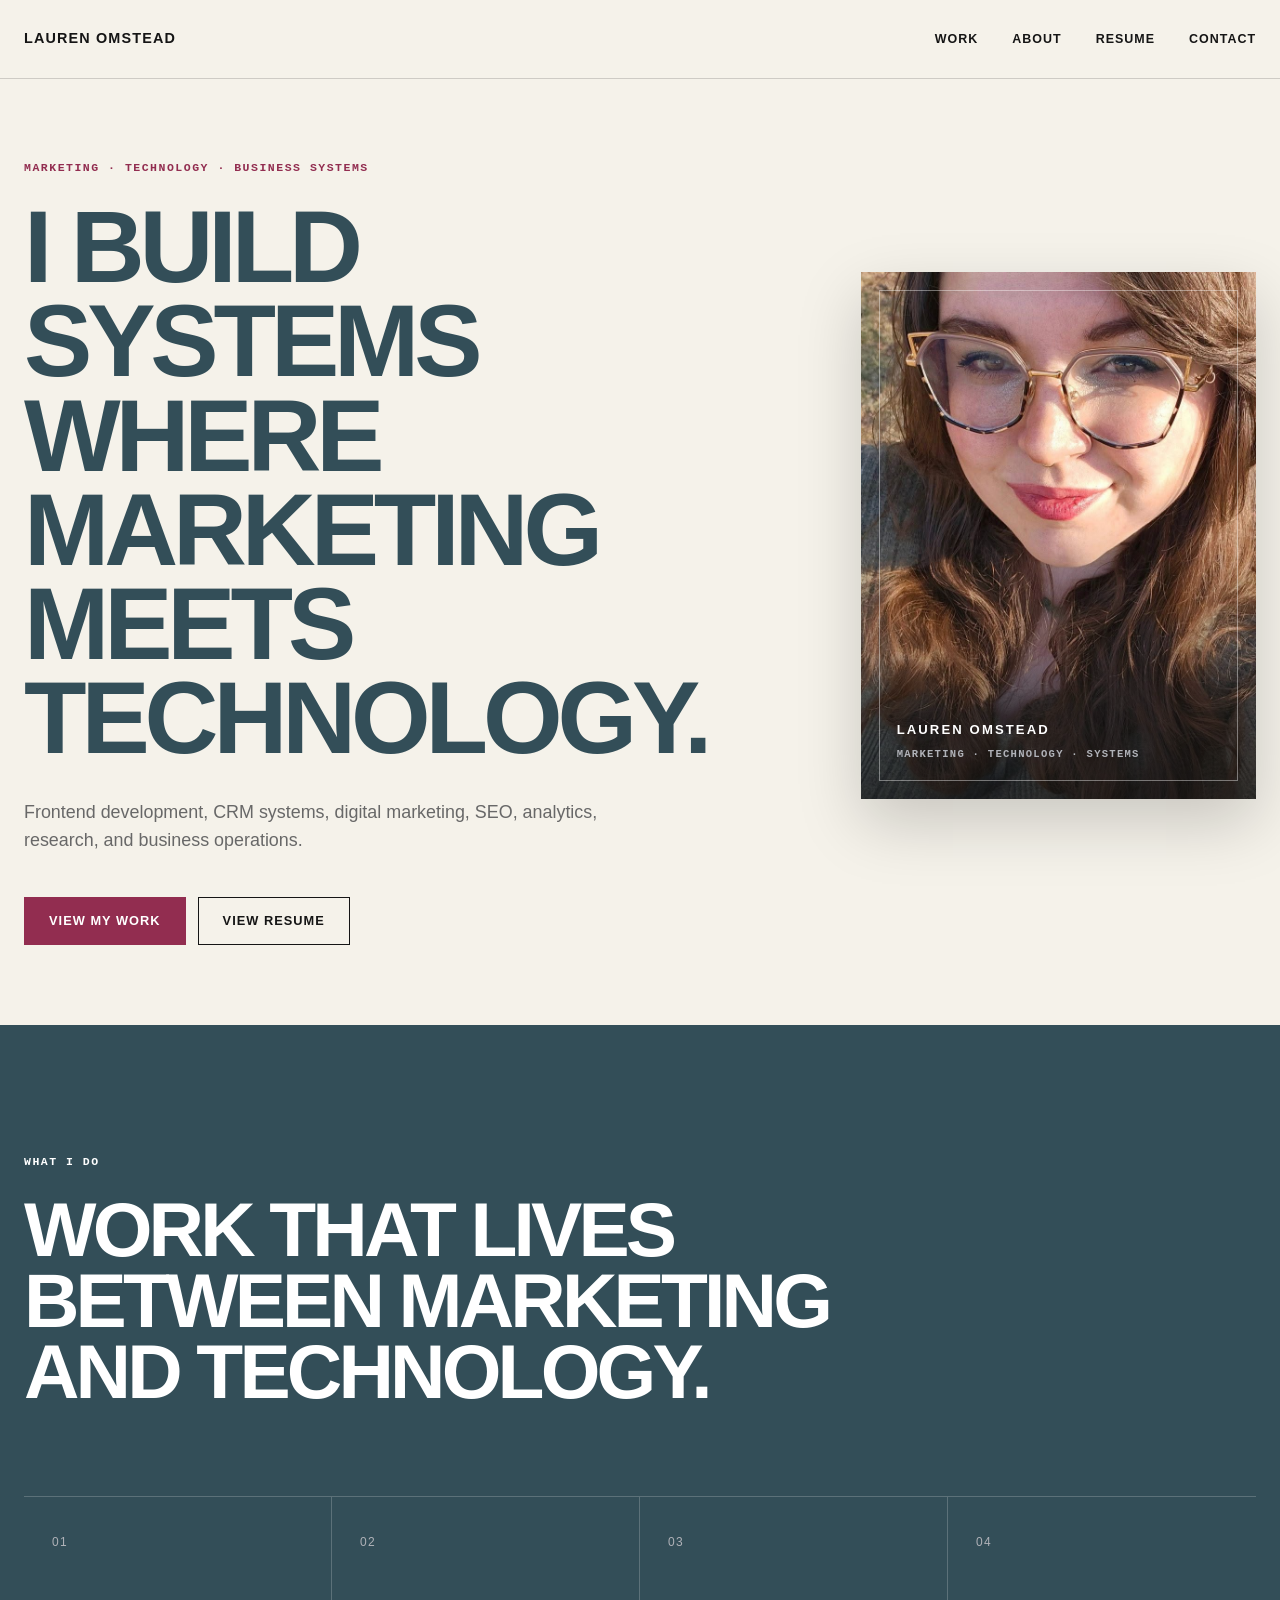
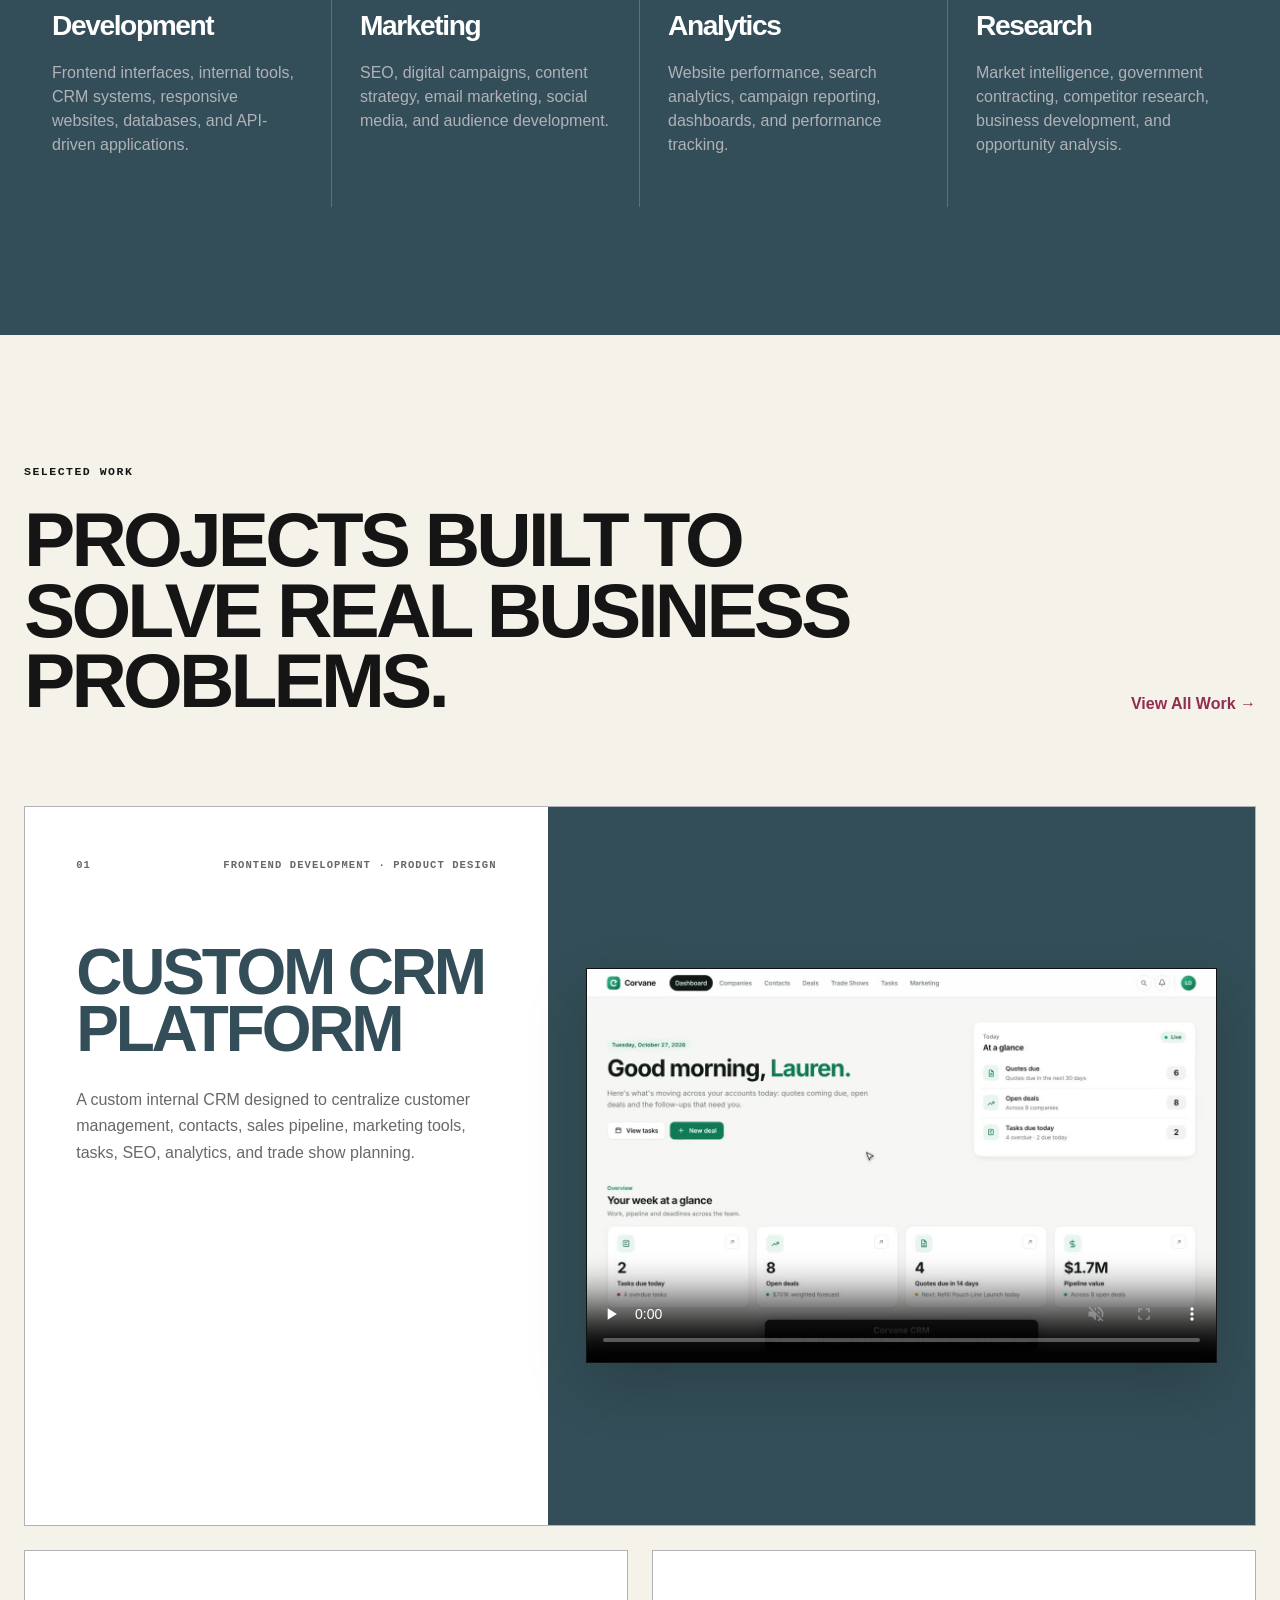
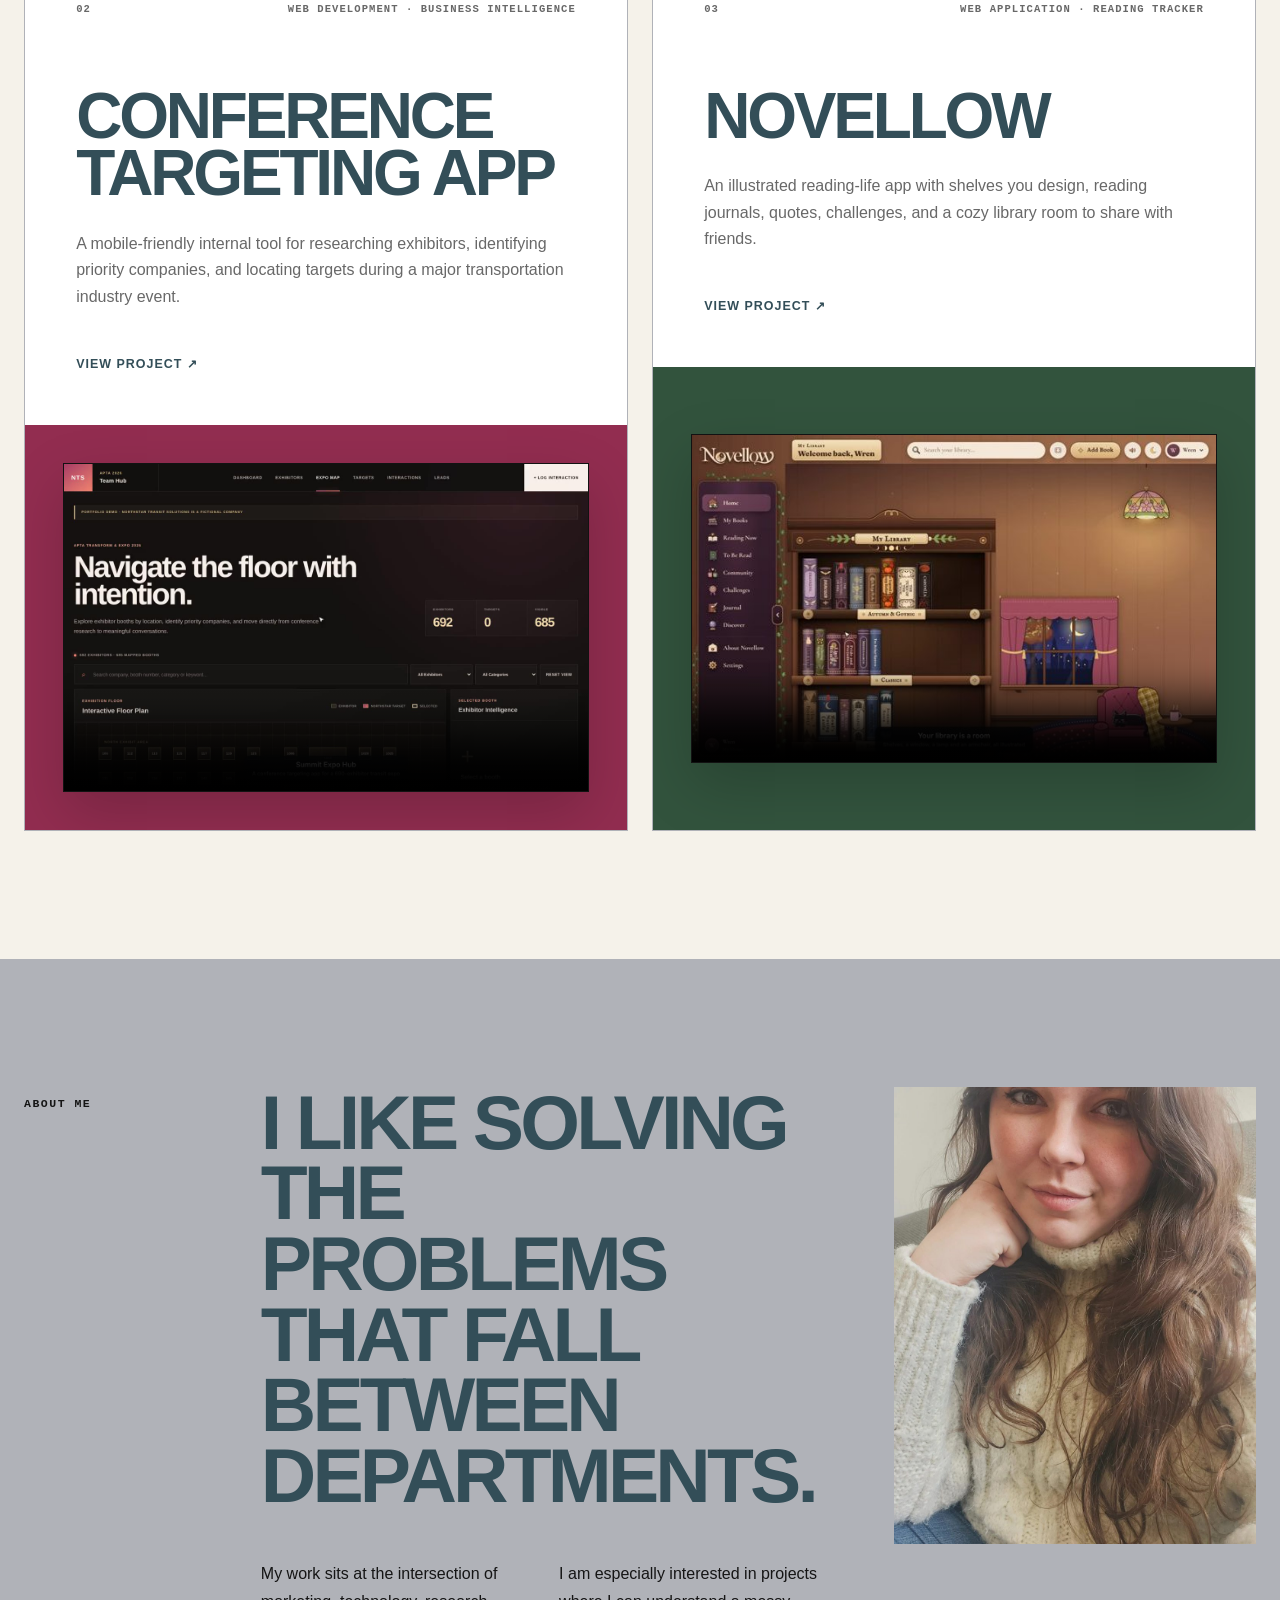
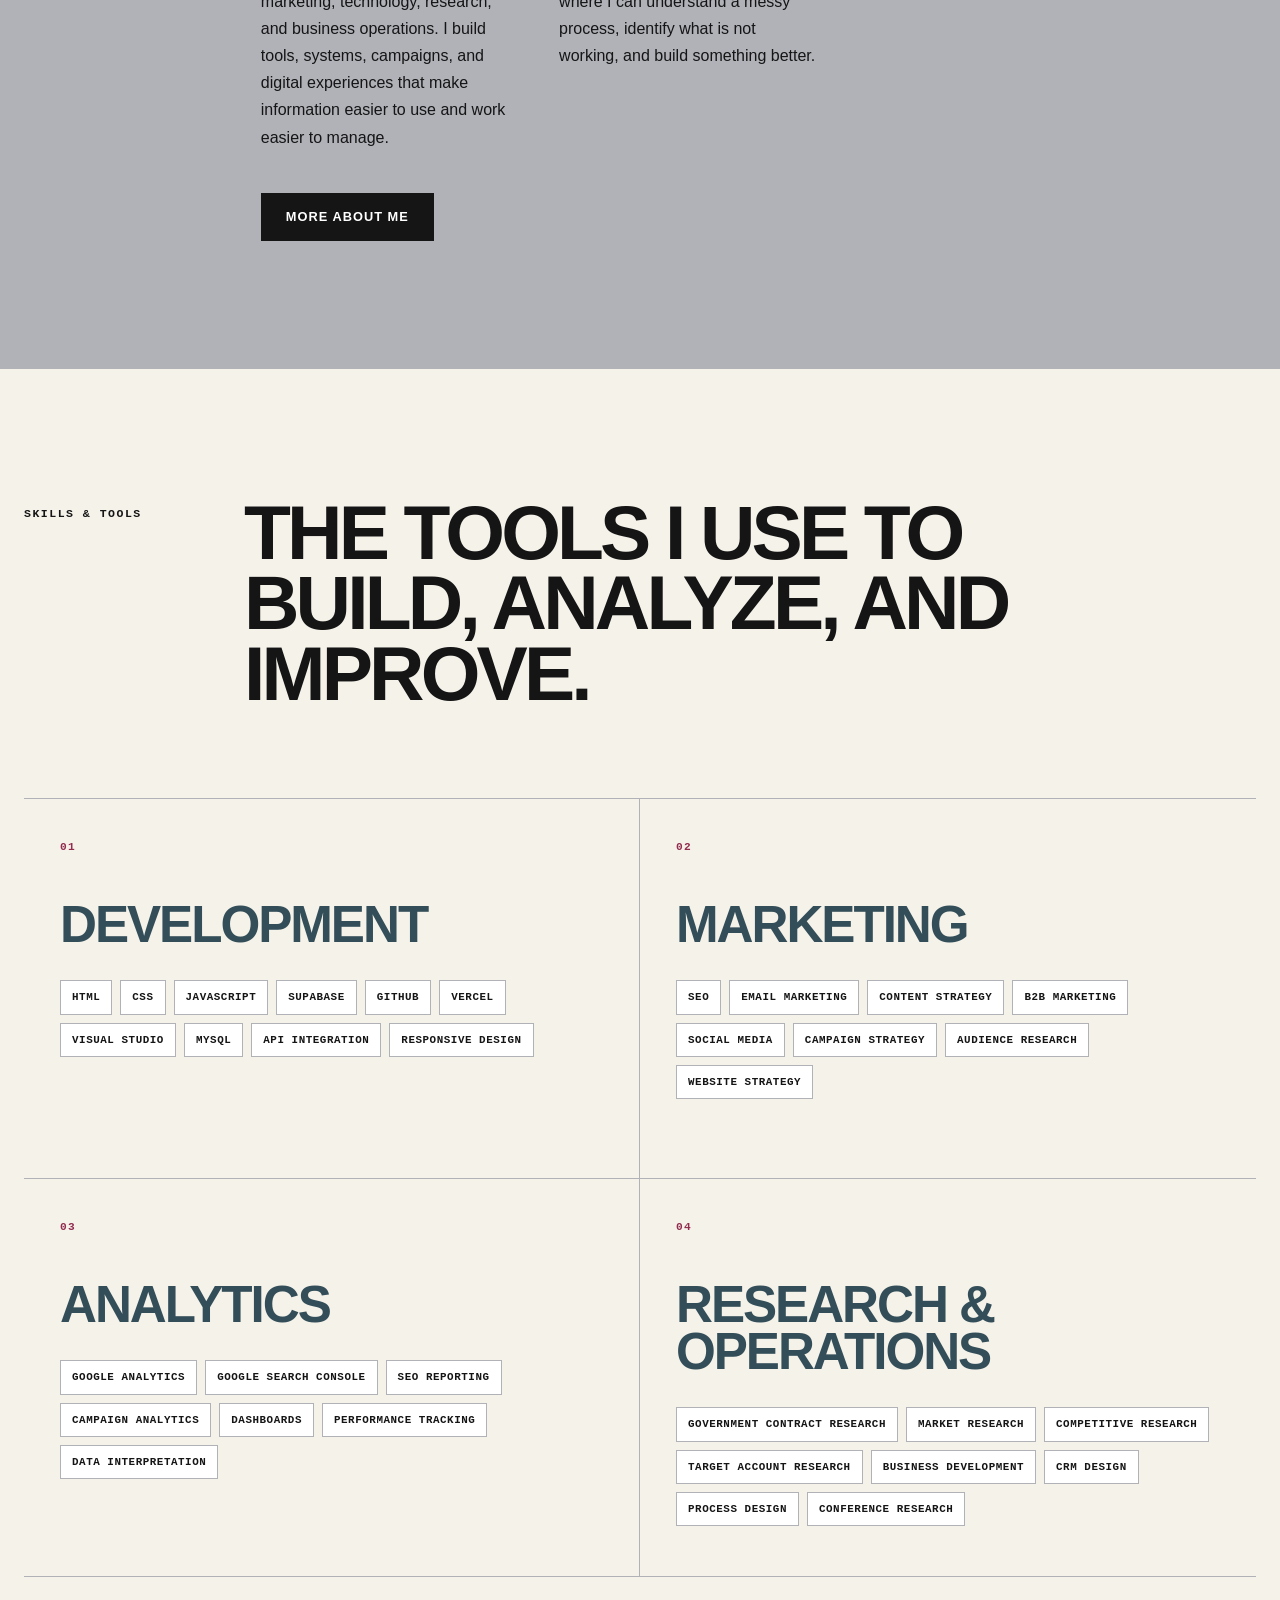
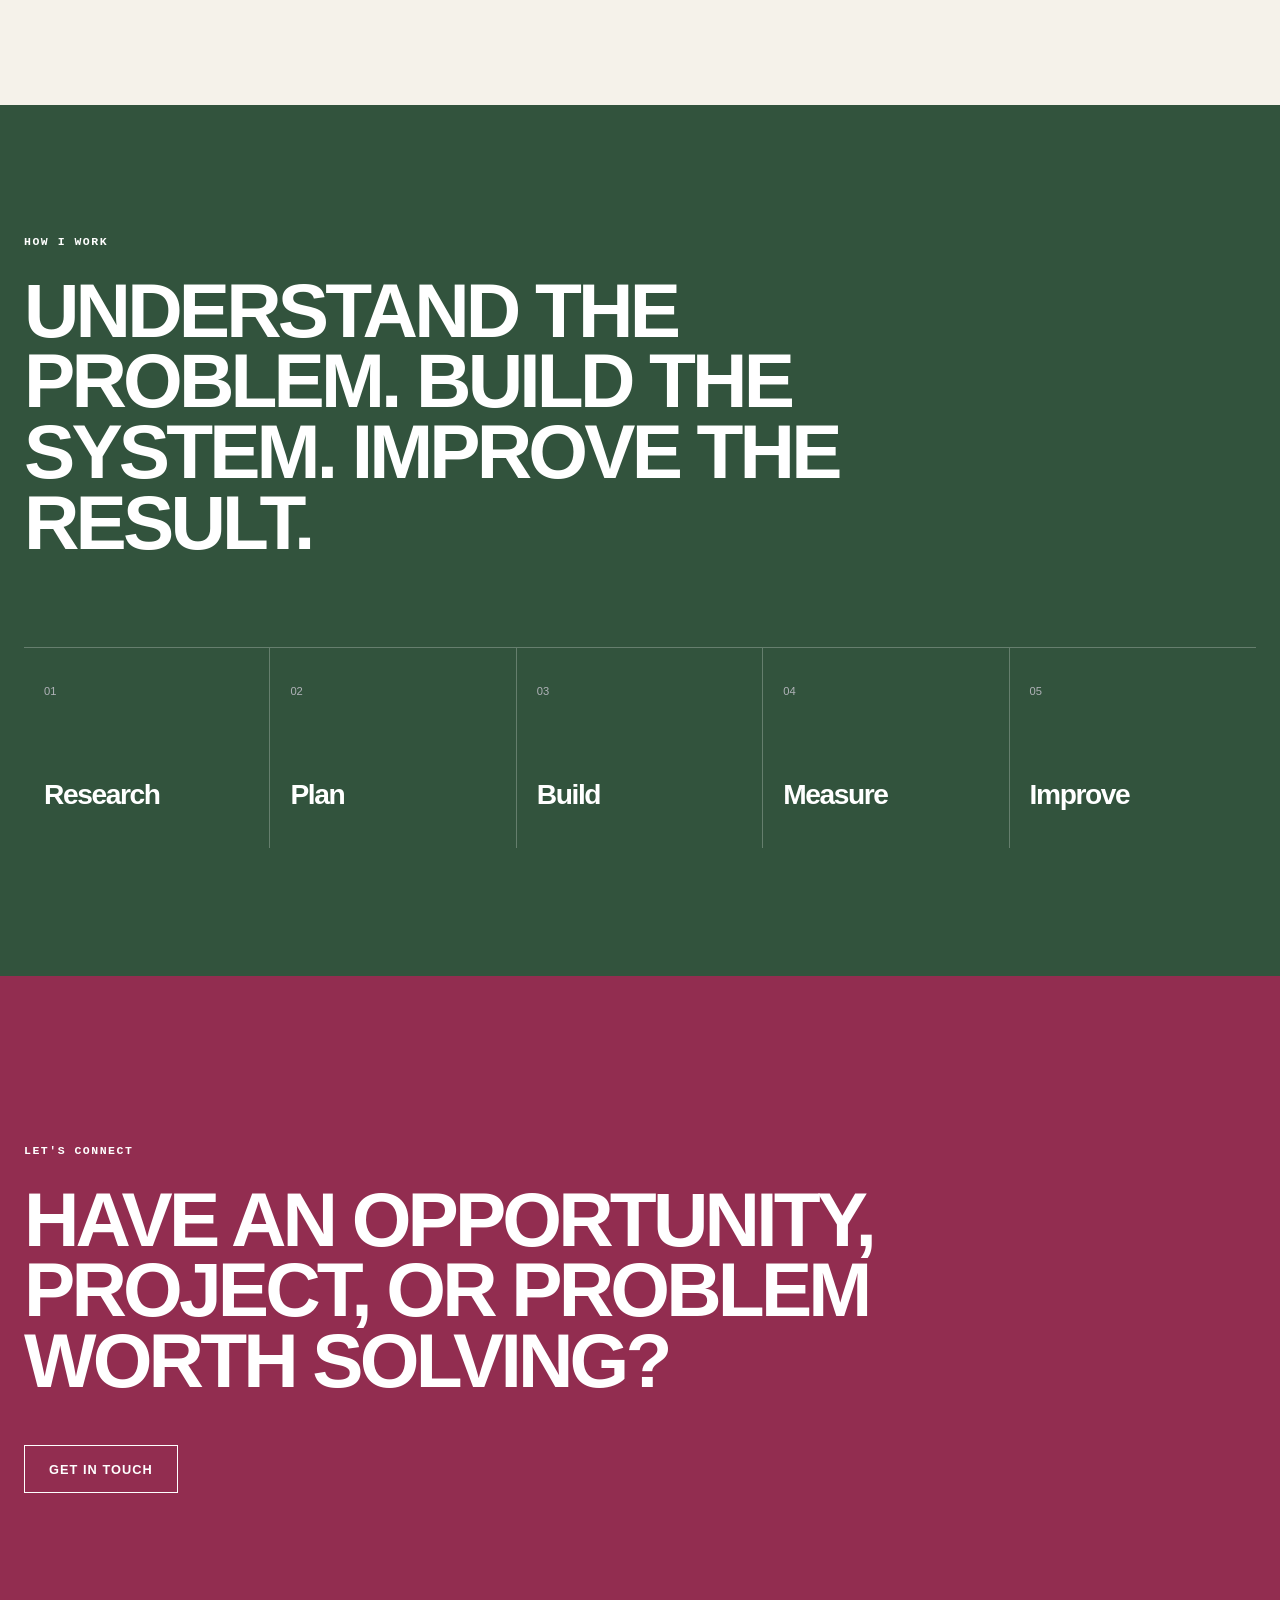
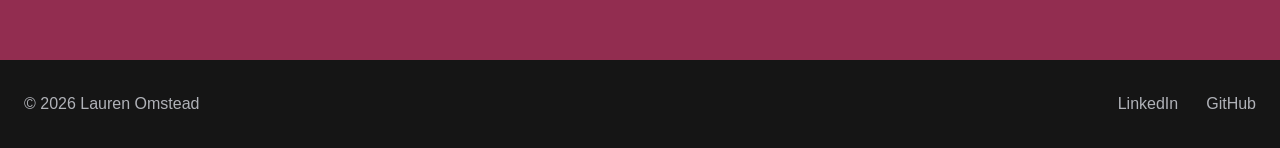
<file: index.html>
<!DOCTYPE html>
<html lang="en">

<head>
    <meta charset="UTF-8">

    <meta
        name="viewport"
        content="width=device-width, initial-scale=1.0"
    >

    <meta
        name="description"
        content="Portfolio of Lauren Omstead — frontend development, marketing technology, CRM systems, SEO, analytics, research, and digital strategy."
    >

    <title>Lauren Omstead | Portfolio</title>

    <meta property="og:type" content="website">
    <meta property="og:site_name" content="Lauren Omstead">
    <meta property="og:title" content="Lauren Omstead | Portfolio">
    <meta property="og:description" content="Portfolio of Lauren Omstead — frontend development, marketing technology, CRM systems, SEO, analytics, research, and digital strategy.">
    <meta property="og:url" content="https://renomstead.github.io/Portfolio/">
    <meta property="og:image" content="https://renomstead.github.io/Portfolio/assets/images/og-image.jpg">
    <meta property="og:image:width" content="1200">
    <meta property="og:image:height" content="630">
    <meta property="og:image:alt" content="Lauren Omstead — I build systems where marketing meets technology.">
    <meta name="twitter:card" content="summary_large_image">
    <meta name="twitter:title" content="Lauren Omstead | Portfolio">
    <meta name="twitter:description" content="Portfolio of Lauren Omstead — frontend development, marketing technology, CRM systems, SEO, analytics, research, and digital strategy.">
    <meta name="twitter:image" content="https://renomstead.github.io/Portfolio/assets/images/og-image.jpg">

    <link rel="stylesheet" href="css/global.css">
    <link rel="stylesheet" href="css/home.css">
</head>

<body>

    <!-- =====================================================
         NAVIGATION
         ===================================================== -->
    <header class="site-header">

        <nav class="nav container">

            <a href="index.html" class="logo">
                LAUREN OMSTEAD
            </a>

            <div class="nav-links">
                <a href="work.html">Work</a>
                <a href="about.html">About</a>
                <a href="resume.html">Resume</a>
                <a href="contact.html">Contact</a>
            </div>

        </nav>

    </header>


    <main>

        <!-- =================================================
             HERO
             ================================================= -->
        <section class="hero">

            <div class="container hero-grid">

                <div class="hero-content">

                    <p class="eyebrow hero-eyebrow">
                        MARKETING · TECHNOLOGY · BUSINESS SYSTEMS
                    </p>

                    <h1>
                        I build systems
                        where marketing
                        meets technology.
                    </h1>

                    <p class="hero-description">
                        Frontend development, CRM systems, digital marketing,
                        SEO, analytics, research, and business operations.
                    </p>

                    <div class="hero-actions">

                        <a
                            href="work.html"
                            class="button button-primary"
                        >
                            View My Work
                        </a>

                        <a
                            href="resume.html"
                            class="button button-secondary"
                        >
                            View Resume
                        </a>

                    </div>

                </div>


                <div class="hero-visual">

                    <div class="hero-photo-wrap">

                        <img
                            src="assets/images/hero-photo.jpg"
                            alt="Portrait of Lauren Omstead"
                            class="hero-photo"
                        >

                        <div class="hero-photo-overlay"></div>

                        <div class="hero-photo-label">

                            <span>
                                LAUREN OMSTEAD
                            </span>

                            <span>
                                MARKETING · TECHNOLOGY · SYSTEMS
                            </span>

                        </div>

                    </div>

                </div>

            </div>

        </section>


        <!-- =================================================
             WHAT I DO
             ================================================= -->
        <section class="section capabilities">

            <div class="container">

                <div class="section-header">

                    <p class="eyebrow">
                        WHAT I DO
                    </p>

                    <h2>
                        Work that lives between
                        marketing and technology.
                    </h2>

                </div>


                <div class="capability-grid">

                    <article class="capability">

                        <span class="capability-number">
                            01
                        </span>

                        <h3>
                            Development
                        </h3>

                        <p>
                            Frontend interfaces, internal tools,
                            CRM systems, responsive websites,
                            databases, and API-driven applications.
                        </p>

                    </article>


                    <article class="capability">

                        <span class="capability-number">
                            02
                        </span>

                        <h3>
                            Marketing
                        </h3>

                        <p>
                            SEO, digital campaigns, content strategy,
                            email marketing, social media, and
                            audience development.
                        </p>

                    </article>


                    <article class="capability">

                        <span class="capability-number">
                            03
                        </span>

                        <h3>
                            Analytics
                        </h3>

                        <p>
                            Website performance, search analytics,
                            campaign reporting, dashboards,
                            and performance tracking.
                        </p>

                    </article>


                    <article class="capability">

                        <span class="capability-number">
                            04
                        </span>

                        <h3>
                            Research
                        </h3>

                        <p>
                            Market intelligence, government contracting,
                            competitor research, business development,
                            and opportunity analysis.
                        </p>

                    </article>

                </div>

            </div>

        </section>


        <!-- =================================================
             SELECTED WORK
             ================================================= -->
        <section class="section selected-work">

            <div class="container">

                <div class="section-header section-header-row">

                    <div>

                        <p class="eyebrow">
                            SELECTED WORK
                        </p>

                        <h2>
                            Projects built to solve
                            real business problems.
                        </h2>

                    </div>

                    <a
                        href="work.html"
                        class="text-link"
                    >
                        View All Work →
                    </a>

                </div>


                <div class="project-showcase">

                    <!-- CRM -->
                    <article class="project-card project-card-large">

                        <div class="project-copy">

                            <div class="project-meta">

                                <span>
                                    01
                                </span>

                                <span>
                                    FRONTEND DEVELOPMENT · PRODUCT DESIGN
                                </span>

                            </div>

                            <h3>
                                Custom CRM Platform
                            </h3>

                            <p>
                                A custom internal CRM designed to centralize customer management,
                                contacts, sales pipeline, marketing tools, tasks, SEO, analytics,
                                and trade show planning.
                            </p>

                        </div>


                        <div class="project-visual project-visual-crm">

                            <figure class="project-media">
                                <video
                                    class="project-video"
                                    controls
                                    muted
                                    playsinline
                                    preload="none"
                                    poster="assets/images/projects/corvane-crm-poster.jpg"
                                    aria-label="Walkthrough video of the Custom CRM Platform"
                                >
                                    <source src="assets/videos/corvane-crm.mp4" type="video/mp4">
                                </video>
                            </figure>

                        </div>

                    </article>


                    <!-- CONFERENCE APP -->
                    <article class="project-card">

                        <div class="project-copy">

                            <div class="project-meta">

                                <span>
                                    02
                                </span>

                                <span>
                                    WEB DEVELOPMENT · BUSINESS INTELLIGENCE
                                </span>

                            </div>

                            <h3>
                                Conference Targeting App
                            </h3>

                            <p>
                                A mobile-friendly internal tool for researching exhibitors,
                                identifying priority companies, and locating targets during
                                a major transportation industry event.
                            </p>

                            <a
                                href="https://summit-expo-hub.vercel.app/index.html"
                                class="project-live-link"
                                target="_blank"
                                rel="noopener noreferrer"
                            >
                                View Project ↗
                            </a>

                        </div>


                        <div class="project-visual project-visual-apta">

                            <figure class="project-media">
                                <video
                                    class="project-video"
                                    controls
                                    muted
                                    playsinline
                                    preload="none"
                                    poster="assets/images/projects/summit-expo-hub-poster.jpg"
                                    aria-label="Walkthrough video of the Conference Targeting App"
                                >
                                    <source src="assets/videos/summit-expo-hub.mp4" type="video/mp4">
                                </video>
                            </figure>

                        </div>

                    </article>


                    <!-- NOVELLOW -->
                    <article class="project-card">

                        <div class="project-copy">

                            <div class="project-meta">

                                <span>
                                    03
                                </span>

                                <span>
                                    WEB APPLICATION · READING TRACKER
                                </span>

                            </div>

                            <h3>
                                Novellow
                            </h3>

                            <p>
                                An illustrated reading-life app with shelves you design,
                                reading journals, quotes, challenges, and a cozy library
                                room to share with friends.
                            </p>

                            <a
                                href="https://novellow.com/"
                                class="project-live-link"
                                target="_blank"
                                rel="noopener noreferrer"
                            >
                                View Project ↗
                            </a>

                        </div>


                        <div class="project-visual project-visual-novellow">

                            <figure class="project-media">
                                <video
                                    class="project-video"
                                    controls
                                    muted
                                    playsinline
                                    preload="none"
                                    poster="assets/images/projects/novellow-poster.jpg"
                                    aria-label="Walkthrough video of Novellow"
                                >
                                    <source src="assets/videos/novellow.mp4" type="video/mp4">
                                </video>
                            </figure>

                        </div>

                    </article>

                </div>

            </div>

        </section>


        <!-- =================================================
             ABOUT PREVIEW
             ================================================= -->
        <section class="section about-preview">

            <div class="container about-preview-grid">

                <div class="about-preview-label">

                    <p class="eyebrow">
                        ABOUT ME
                    </p>

                </div>


                <div class="about-preview-content">

                    <h2>
                        I like solving the problems
                        that fall between departments.
                    </h2>

                    <div class="about-preview-text">

                        <p>
                            My work sits at the intersection of marketing,
                            technology, research, and business operations.
                            I build tools, systems, campaigns, and digital
                            experiences that make information easier to use
                            and work easier to manage.
                        </p>

                        <p>
                            I am especially interested in projects where I can
                            understand a messy process, identify what is not
                            working, and build something better.
                        </p>

                    </div>


                    <div class="about-preview-actions">

                        <a
                            href="about.html"
                            class="button button-dark"
                        >
                            More About Me
                        </a>

                    </div>

                </div>


                <div class="about-preview-visual">

                    <div class="about-photo-frame">

                        <img
                            src="assets/images/about-photo.jpg"
                            alt="Lauren Omstead"
                            class="about-preview-photo"
                        >

                    </div>

                </div>

            </div>

        </section>


        <!-- =================================================
             SKILLS & TOOLS
             ================================================= -->
        <section class="section skills-section">

            <div class="container">

                <div class="section-header skills-header">

                    <p class="eyebrow">
                        SKILLS & TOOLS
                    </p>

                    <h2>
                        The tools I use to build,
                        analyze, and improve.
                    </h2>

                </div>


                <div class="skills-grid">

                    <!-- Development -->
                    <article class="skills-group">

                        <span class="skills-number">
                            01
                        </span>

                        <h3>
                            Development
                        </h3>

                        <div class="skill-tags">
                            <span>HTML</span>
                            <span>CSS</span>
                            <span>JavaScript</span>
                            <span>Supabase</span>
                            <span>GitHub</span>
                            <span>Vercel</span>
                            <span>Visual Studio</span>
                            <span>MySQL</span>
                            <span>API Integration</span>
                            <span>Responsive Design</span>
                        </div>

                    </article>


                    <!-- Marketing -->
                    <article class="skills-group">

                        <span class="skills-number">
                            02
                        </span>

                        <h3>
                            Marketing
                        </h3>

                        <div class="skill-tags">
                            <span>SEO</span>
                            <span>Email Marketing</span>
                            <span>Content Strategy</span>
                            <span>B2B Marketing</span>
                            <span>Social Media</span>
                            <span>Campaign Strategy</span>
                            <span>Audience Research</span>
                            <span>Website Strategy</span>
                        </div>

                    </article>


                    <!-- Analytics -->
                    <article class="skills-group">

                        <span class="skills-number">
                            03
                        </span>

                        <h3>
                            Analytics
                        </h3>

                        <div class="skill-tags">
                            <span>Google Analytics</span>
                            <span>Google Search Console</span>
                            <span>SEO Reporting</span>
                            <span>Campaign Analytics</span>
                            <span>Dashboards</span>
                            <span>Performance Tracking</span>
                            <span>Data Interpretation</span>
                        </div>

                    </article>


                    <!-- Research & Operations -->
                    <article class="skills-group">

                        <span class="skills-number">
                            04
                        </span>

                        <h3>
                            Research & Operations
                        </h3>

                        <div class="skill-tags">
                            <span>Government Contract Research</span>
                            <span>Market Research</span>
                            <span>Competitive Research</span>
                            <span>Target Account Research</span>
                            <span>Business Development</span>
                            <span>CRM Design</span>
                            <span>Process Design</span>
                            <span>Conference Research</span>
                        </div>

                    </article>

                </div>

            </div>

        </section>


        <!-- =================================================
             PROCESS
             ================================================= -->
        <section class="section process">

            <div class="container">

                <div class="section-header">

                    <p class="eyebrow">
                        HOW I WORK
                    </p>

                    <h2>
                        Understand the problem.
                        Build the system.
                        Improve the result.
                    </h2>

                </div>


                <div class="process-grid">

                    <div>
                        <span>01</span>
                        <h3>Research</h3>
                    </div>

                    <div>
                        <span>02</span>
                        <h3>Plan</h3>
                    </div>

                    <div>
                        <span>03</span>
                        <h3>Build</h3>
                    </div>

                    <div>
                        <span>04</span>
                        <h3>Measure</h3>
                    </div>

                    <div>
                        <span>05</span>
                        <h3>Improve</h3>
                    </div>

                </div>

            </div>

        </section>


        <!-- =================================================
             CONTACT CTA
             ================================================= -->
        <section class="contact-cta">

            <div class="container">

                <p class="eyebrow">
                    LET'S CONNECT
                </p>

                <h2>
                    Have an opportunity,
                    project, or problem
                    worth solving?
                </h2>

                <a
                    href="contact.html"
                    class="button button-light"
                >
                    Get In Touch
                </a>

            </div>

        </section>

    </main>


    <!-- =====================================================
         FOOTER
         ===================================================== -->
    <footer class="footer">

        <div class="container footer-inner">

            <p>
                © 2026 Lauren Omstead
            </p>

            <div class="footer-links">

                <a
                    href="https://www.linkedin.com/in/lauren-omstead-095a67234/"
                    target="_blank"
                    rel="noopener noreferrer"
                >
                    LinkedIn
                </a>

                <a
                    href="https://github.com/RenOmstead"
                    target="_blank"
                    rel="noopener noreferrer"
                >
                    GitHub
                </a>

            </div>

        </div>

    </footer>


    <script src="js/main.js"></script>

</body>

</html>
</file>
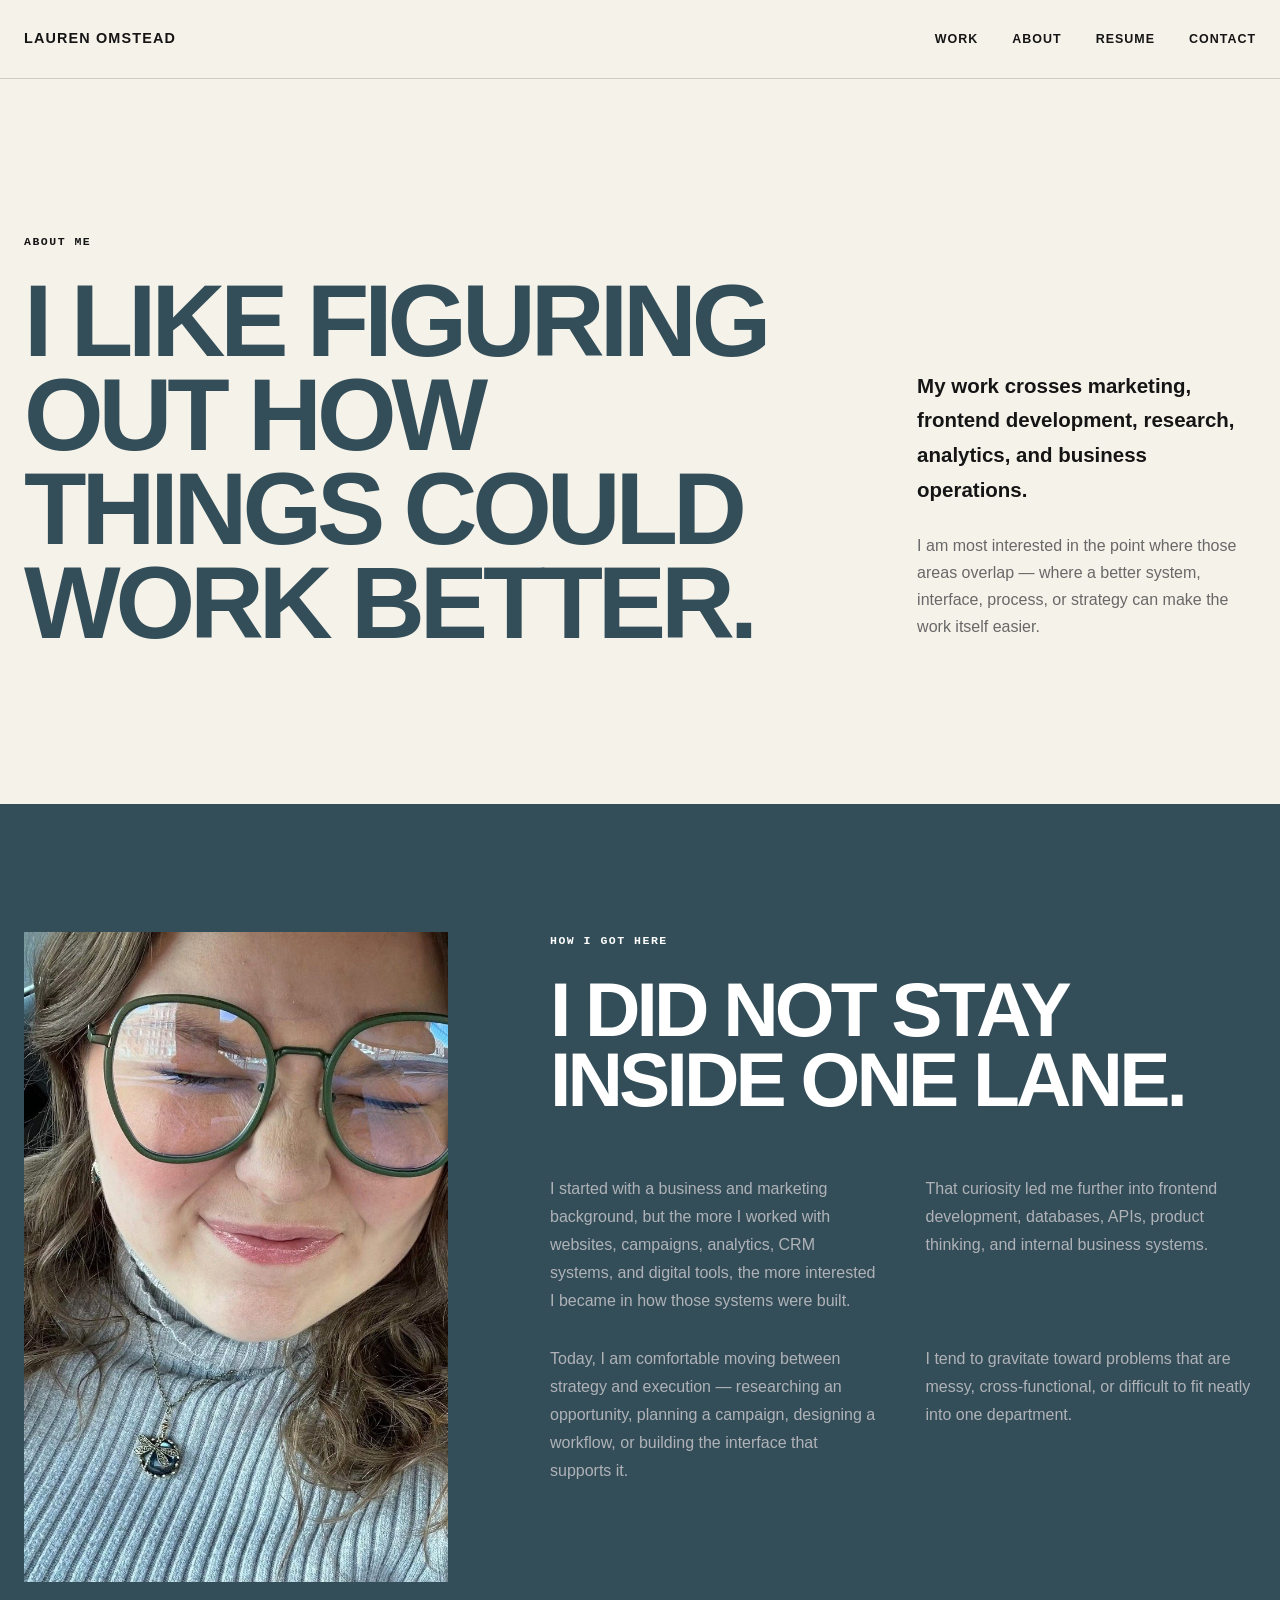
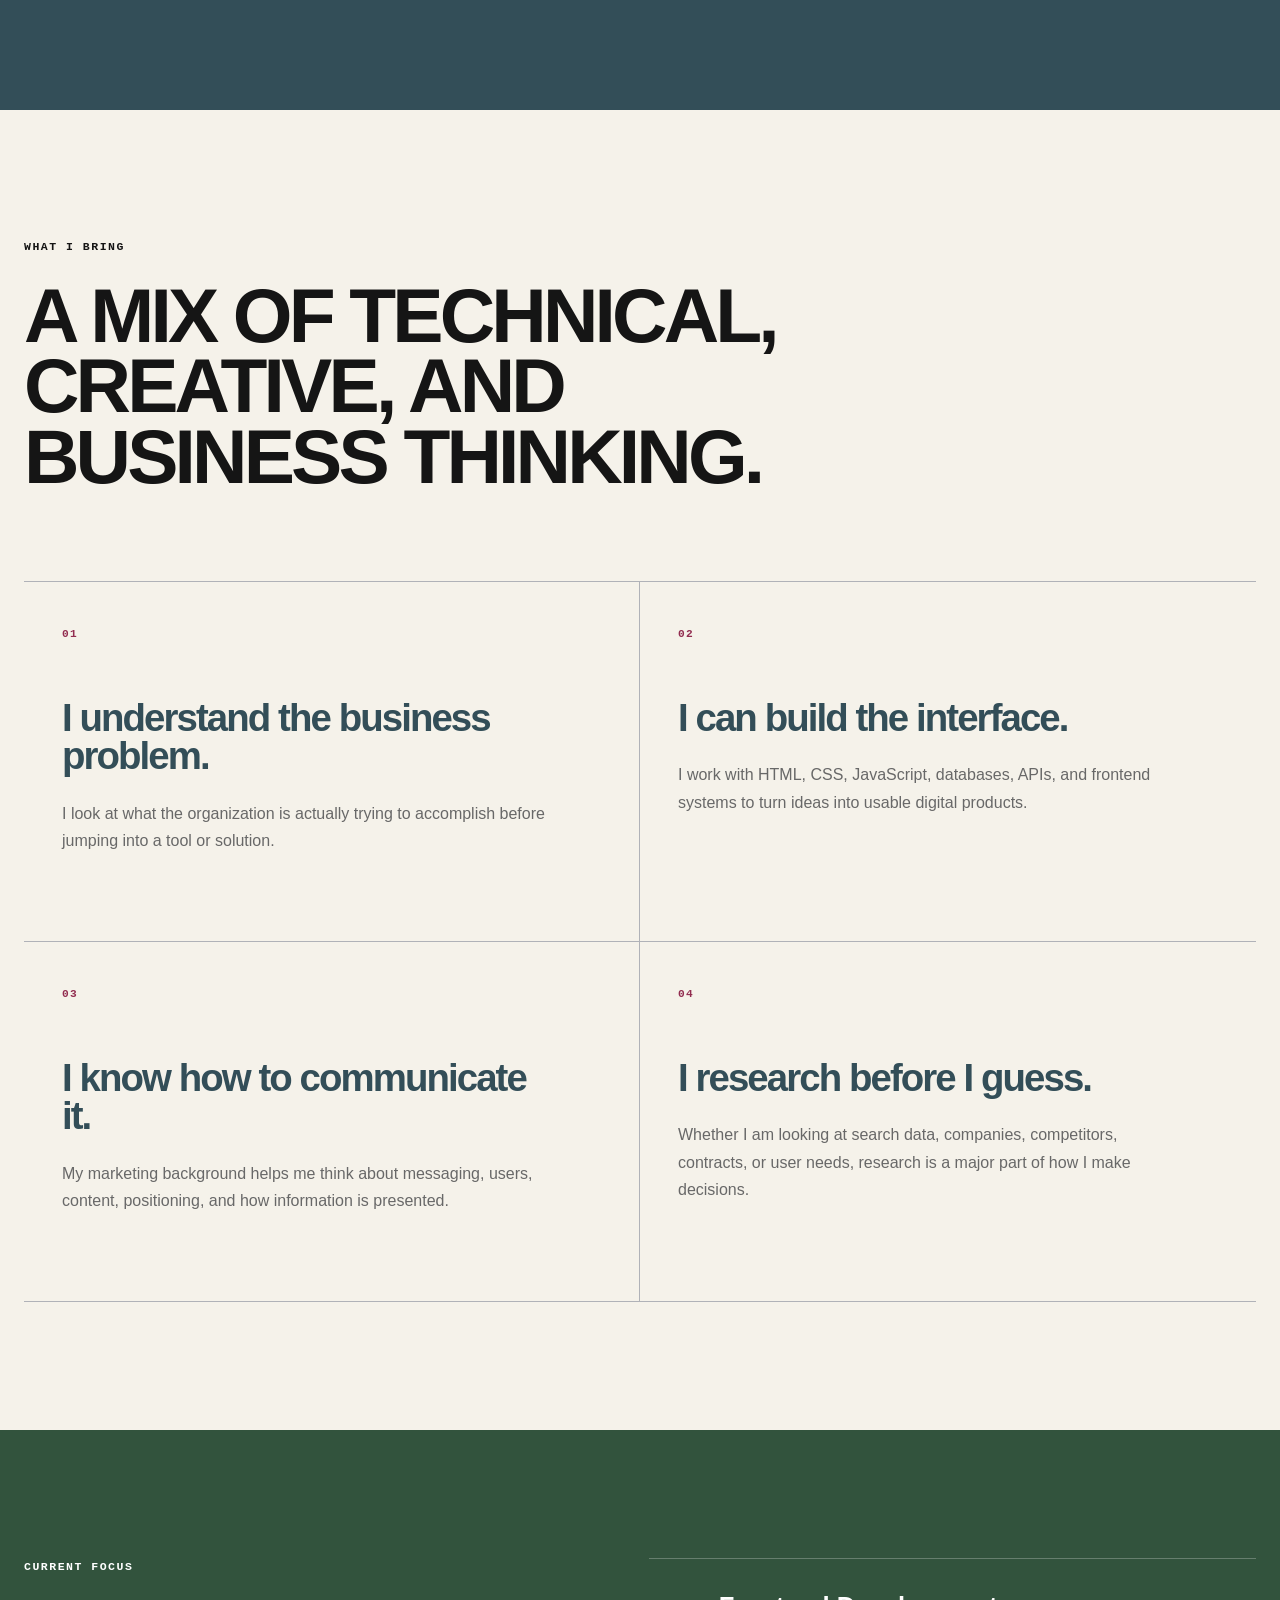
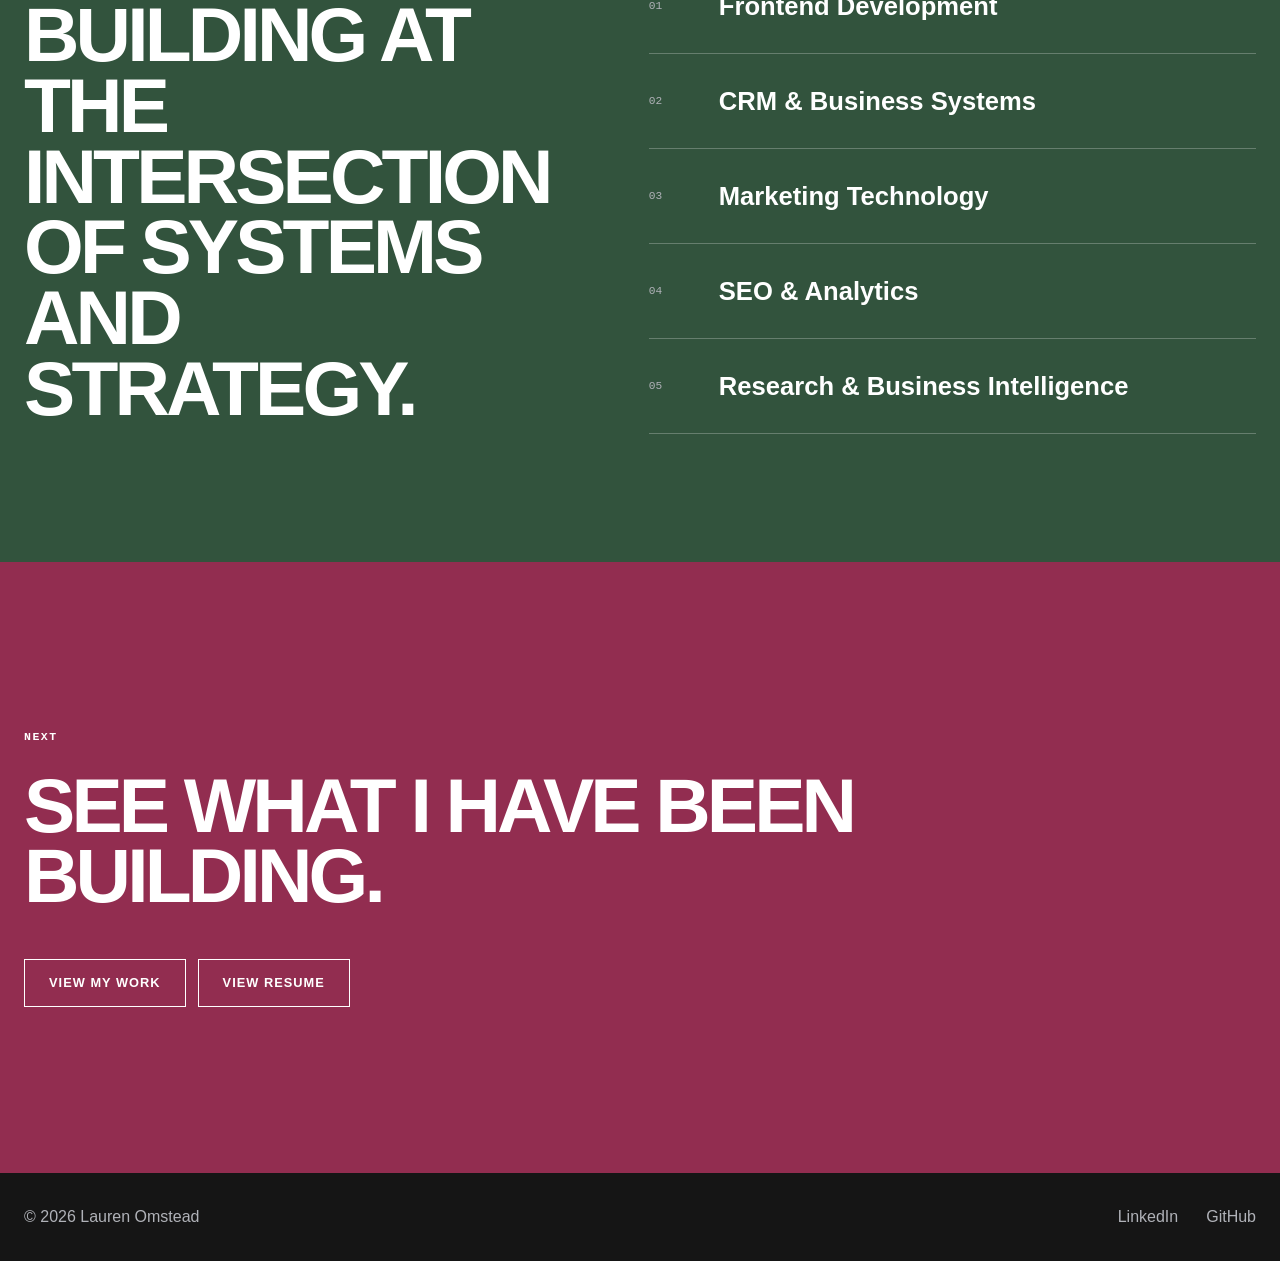
<file: about.html>
<!DOCTYPE html>
<html lang="en">

<head>
    <meta charset="UTF-8">

    <meta
        name="viewport"
        content="width=device-width, initial-scale=1.0"
    >

    <meta
        name="description"
        content="About Lauren Omstead — frontend development, marketing technology, CRM systems, analytics, research, and business operations."
    >

    <title>About | Lauren Omstead</title>

    <meta property="og:type" content="website">
    <meta property="og:site_name" content="Lauren Omstead">
    <meta property="og:title" content="About | Lauren Omstead">
    <meta property="og:description" content="About Lauren Omstead — frontend development, marketing technology, CRM systems, analytics, research, and business operations.">
    <meta property="og:url" content="https://renomstead.github.io/Portfolio/about.html">
    <meta property="og:image" content="https://renomstead.github.io/Portfolio/assets/images/og-image.jpg">
    <meta property="og:image:width" content="1200">
    <meta property="og:image:height" content="630">
    <meta property="og:image:alt" content="Lauren Omstead — I build systems where marketing meets technology.">
    <meta name="twitter:card" content="summary_large_image">
    <meta name="twitter:title" content="About | Lauren Omstead">
    <meta name="twitter:description" content="About Lauren Omstead — frontend development, marketing technology, CRM systems, analytics, research, and business operations.">
    <meta name="twitter:image" content="https://renomstead.github.io/Portfolio/assets/images/og-image.jpg">

    <link rel="stylesheet" href="css/global.css">
    <link rel="stylesheet" href="css/about.css">
</head>

<body>

    <!-- =====================================================
         NAVIGATION
         ===================================================== -->
    <header class="site-header">

        <nav class="nav container">

            <a href="index.html" class="logo">
                LAUREN OMSTEAD
            </a>

            <div class="nav-links">
                <a href="work.html">Work</a>
                <a href="about.html">About</a>
                <a href="resume.html">Resume</a>
                <a href="contact.html">Contact</a>
            </div>

        </nav>

    </header>


    <main>

        <!-- =================================================
             HERO
             ================================================= -->
        <section class="about-hero">

            <div class="container about-hero-grid">

                <div class="about-hero-copy">

                    <p class="eyebrow">
                        ABOUT ME
                    </p>

                    <h1>
                        I like figuring out
                        how things could
                        work better.
                    </h1>

                </div>


                <div class="about-hero-side">

                    <p class="about-intro">
                        My work crosses marketing, frontend development,
                        research, analytics, and business operations.
                    </p>

                    <p>
                        I am most interested in the point where those areas
                        overlap — where a better system, interface, process,
                        or strategy can make the work itself easier.
                    </p>

                </div>

            </div>

        </section>


        <!-- =================================================
             PERSONAL STORY
             ================================================= -->
        <section class="section about-story">

            <div class="container about-story-grid">

                <div class="about-story-visual">

                    <div class="about-photo">

                        <img
                            src="assets/images/about-page-photo.jpg"
                            alt="Portrait of Lauren Omstead"
                            class="about-page-photo"
                        >

                    </div>

                </div>


                <div class="about-story-copy">

                    <p class="eyebrow">
                        HOW I GOT HERE
                    </p>

                    <h2>
                        I did not stay
                        inside one lane.
                    </h2>


                    <div class="about-copy-columns">

                        <p>
                            I started with a business and marketing background,
                            but the more I worked with websites, campaigns,
                            analytics, CRM systems, and digital tools, the more
                            interested I became in how those systems were built.
                        </p>

                        <p>
                            That curiosity led me further into frontend
                            development, databases, APIs, product thinking,
                            and internal business systems.
                        </p>

                        <p>
                            Today, I am comfortable moving between strategy
                            and execution — researching an opportunity,
                            planning a campaign, designing a workflow,
                            or building the interface that supports it.
                        </p>

                        <p>
                            I tend to gravitate toward problems that are messy,
                            cross-functional, or difficult to fit neatly
                            into one department.
                        </p>

                    </div>

                </div>

            </div>

        </section>


        <!-- =================================================
             WHAT I BRING
             ================================================= -->
        <section class="section about-strengths">

            <div class="container">

                <div class="section-header">

                    <p class="eyebrow">
                        WHAT I BRING
                    </p>

                    <h2>
                        A mix of technical,
                        creative, and business thinking.
                    </h2>

                </div>


                <div class="strength-grid">

                    <!-- 01 -->
                    <article class="strength-card">

                        <span>
                            01
                        </span>

                        <h3>
                            I understand the business problem.
                        </h3>

                        <p>
                            I look at what the organization is actually trying
                            to accomplish before jumping into a tool or solution.
                        </p>

                    </article>


                    <!-- 02 -->
                    <article class="strength-card">

                        <span>
                            02
                        </span>

                        <h3>
                            I can build the interface.
                        </h3>

                        <p>
                            I work with HTML, CSS, JavaScript, databases,
                            APIs, and frontend systems to turn ideas into
                            usable digital products.
                        </p>

                    </article>


                    <!-- 03 -->
                    <article class="strength-card">

                        <span>
                            03
                        </span>

                        <h3>
                            I know how to communicate it.
                        </h3>

                        <p>
                            My marketing background helps me think about
                            messaging, users, content, positioning,
                            and how information is presented.
                        </p>

                    </article>


                    <!-- 04 -->
                    <article class="strength-card">

                        <span>
                            04
                        </span>

                        <h3>
                            I research before I guess.
                        </h3>

                        <p>
                            Whether I am looking at search data, companies,
                            competitors, contracts, or user needs, research
                            is a major part of how I make decisions.
                        </p>

                    </article>

                </div>

            </div>

        </section>


        <!-- =================================================
             CURRENT FOCUS
             ================================================= -->
        <section class="section current-focus">

            <div class="container current-focus-grid">

                <div>

                    <p class="eyebrow">
                        CURRENT FOCUS
                    </p>

                    <h2>
                        Building at the intersection
                        of systems and strategy.
                    </h2>

                </div>


                <div class="focus-list">

                    <div>
                        <span>01</span>
                        <p>Frontend Development</p>
                    </div>

                    <div>
                        <span>02</span>
                        <p>CRM & Business Systems</p>
                    </div>

                    <div>
                        <span>03</span>
                        <p>Marketing Technology</p>
                    </div>

                    <div>
                        <span>04</span>
                        <p>SEO & Analytics</p>
                    </div>

                    <div>
                        <span>05</span>
                        <p>Research & Business Intelligence</p>
                    </div>

                </div>

            </div>

        </section>


        <!-- =================================================
             CTA
             ================================================= -->
        <section class="about-cta">

            <div class="container">

                <p class="eyebrow">
                    NEXT
                </p>

                <h2>
                    See what I have been building.
                </h2>

                <div class="about-cta-actions">

                    <a
                        href="work.html"
                        class="button button-light"
                    >
                        View My Work
                    </a>

                    <a
                        href="resume.html"
                        class="button button-light"
                    >
                        View Resume
                    </a>

                </div>

            </div>

        </section>

    </main>


    <!-- =====================================================
         FOOTER
         ===================================================== -->
    <footer class="footer">

        <div class="container footer-inner">

            <p>
                © 2026 Lauren Omstead
            </p>

            <div class="footer-links">

                <a
                    href="https://www.linkedin.com/in/lauren-omstead-095a67234/"
                    target="_blank"
                    rel="noopener noreferrer"
                >
                    LinkedIn
                </a>

                <a
                    href="https://github.com/RenOmstead"
                    target="_blank"
                    rel="noopener noreferrer"
                >
                    GitHub
                </a>

            </div>

        </div>

    </footer>


    <script src="js/main.js"></script>

</body>

</html>
</file>
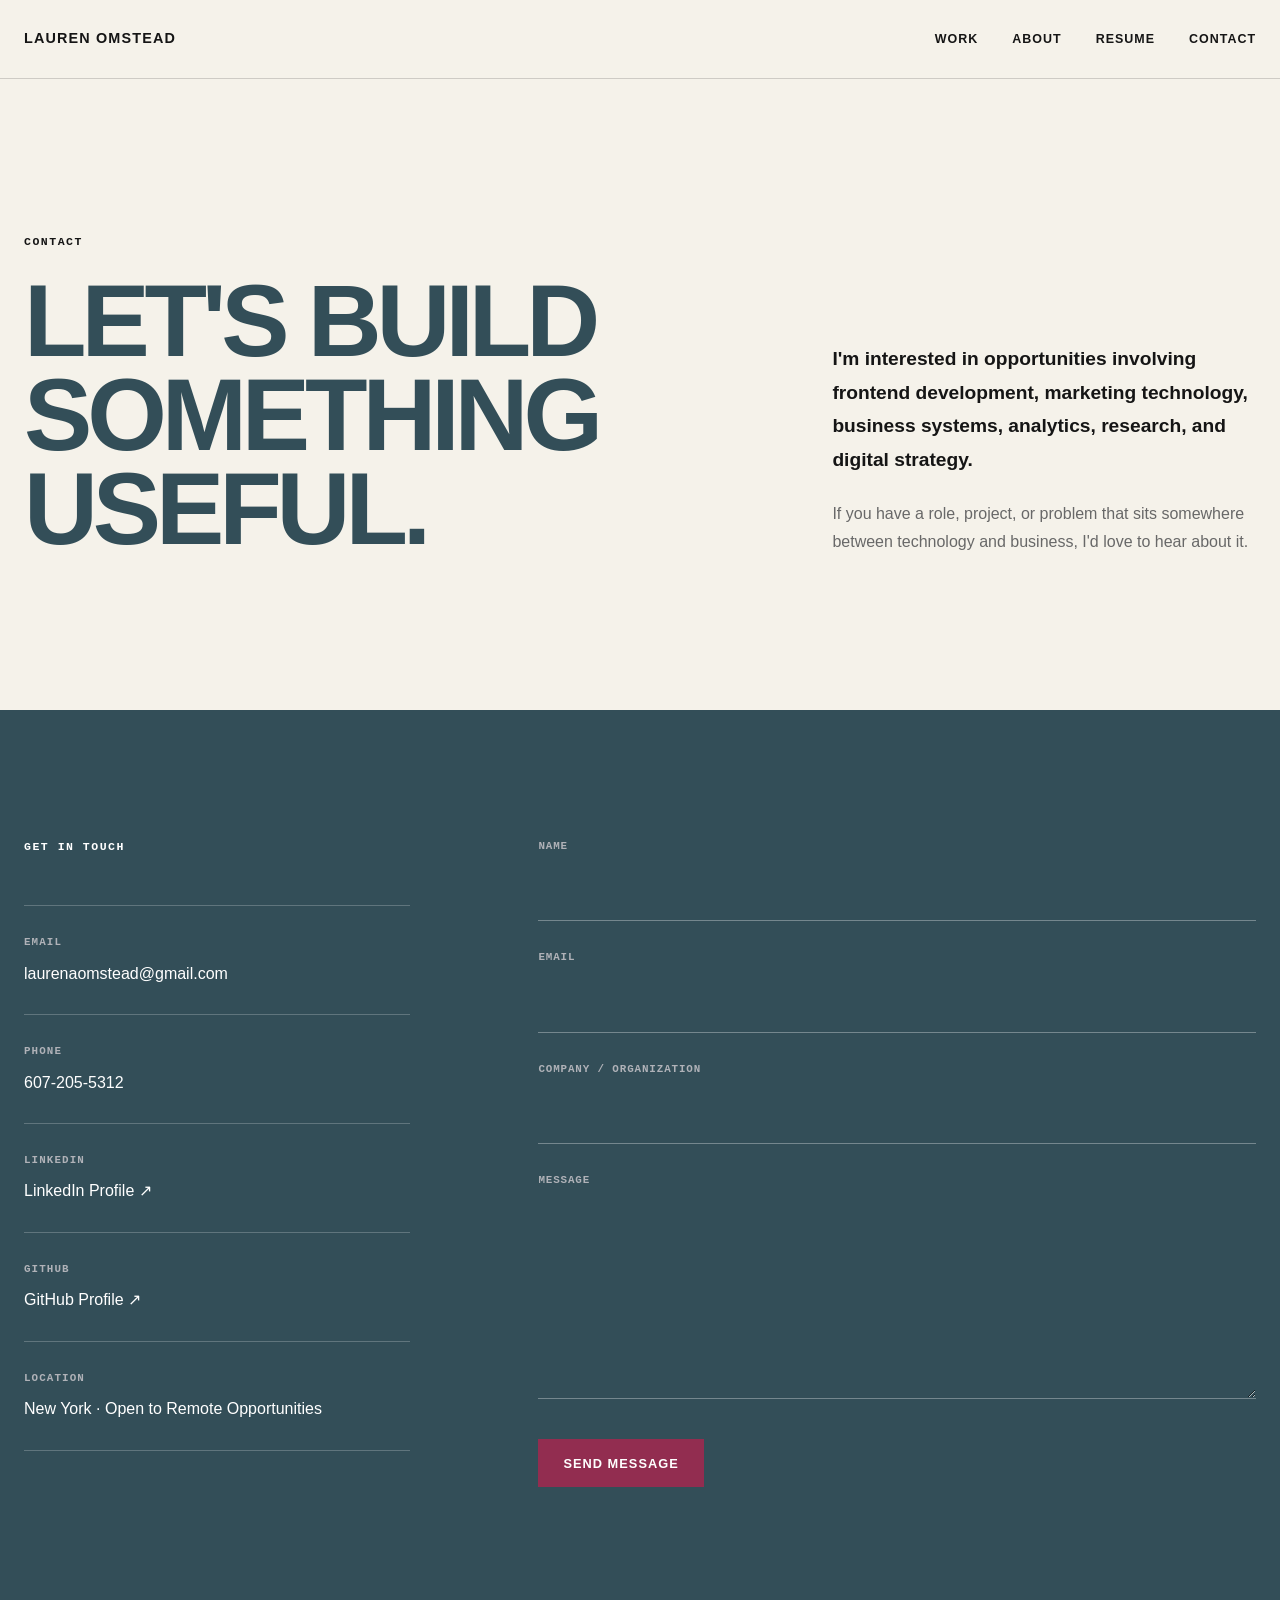
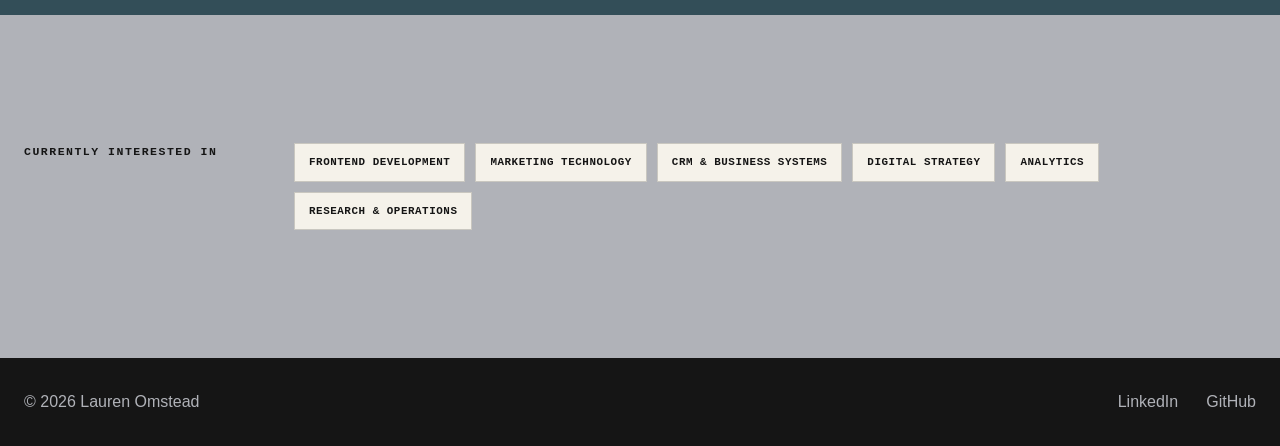
<file: contact.html>
<!DOCTYPE html>
<html lang="en">

<head>
    <meta charset="UTF-8">

    <meta
        name="viewport"
        content="width=device-width, initial-scale=1.0"
    >

    <meta
        name="description"
        content="Contact Lauren Omstead for opportunities in frontend development, marketing technology, business systems, analytics, research, and digital strategy."
    >

    <title>Contact | Lauren Omstead</title>

    <meta property="og:type" content="website">
    <meta property="og:site_name" content="Lauren Omstead">
    <meta property="og:title" content="Contact | Lauren Omstead">
    <meta property="og:description" content="Contact Lauren Omstead for opportunities in frontend development, marketing technology, business systems, analytics, research, and digital strategy.">
    <meta property="og:url" content="https://renomstead.github.io/Portfolio/contact.html">
    <meta property="og:image" content="https://renomstead.github.io/Portfolio/assets/images/og-image.jpg">
    <meta property="og:image:width" content="1200">
    <meta property="og:image:height" content="630">
    <meta property="og:image:alt" content="Lauren Omstead — I build systems where marketing meets technology.">
    <meta name="twitter:card" content="summary_large_image">
    <meta name="twitter:title" content="Contact | Lauren Omstead">
    <meta name="twitter:description" content="Contact Lauren Omstead for opportunities in frontend development, marketing technology, business systems, analytics, research, and digital strategy.">
    <meta name="twitter:image" content="https://renomstead.github.io/Portfolio/assets/images/og-image.jpg">

    <link rel="stylesheet" href="css/global.css">
    <link rel="stylesheet" href="css/contact.css">
</head>

<body>

    <!-- =====================================================
         NAVIGATION
         ===================================================== -->
    <header class="site-header">

        <nav class="nav container">

            <a href="index.html" class="logo">
                LAUREN OMSTEAD
            </a>

            <div class="nav-links">
                <a href="work.html">Work</a>
                <a href="about.html">About</a>
                <a href="resume.html">Resume</a>
                <a href="contact.html">Contact</a>
            </div>

        </nav>

    </header>


    <main>

        <!-- =================================================
             HERO
             ================================================= -->
        <section class="contact-hero">

            <div class="container contact-hero-grid">

                <div>

                    <p class="eyebrow">
                        CONTACT
                    </p>

                    <h1>
                        Let's build
                        something useful.
                    </h1>

                </div>


                <div class="contact-hero-copy">

                    <p>
                        I'm interested in opportunities involving frontend
                        development, marketing technology, business systems,
                        analytics, research, and digital strategy.
                    </p>

                    <p>
                        If you have a role, project, or problem that sits
                        somewhere between technology and business,
                        I'd love to hear about it.
                    </p>

                </div>

            </div>

        </section>


        <!-- =================================================
             CONTACT SECTION
             ================================================= -->
        <section class="section contact-section">

            <div class="container contact-grid">

                <!-- CONTACT DETAILS -->
                <div class="contact-details">

                    <p class="eyebrow">
                        GET IN TOUCH
                    </p>

                    <div class="contact-detail-list">


                        <!-- EMAIL -->
                        <div class="contact-detail">

                            <span>
                                EMAIL
                            </span>

                            <a href="mailto:laurenaomstead@gmail.com">
                                laurenaomstead@gmail.com
                            </a>

                        </div>


                        <!-- PHONE -->
                        <div class="contact-detail">

                            <span>
                                PHONE
                            </span>

                            <a href="tel:+16072055312">
                                607-205-5312
                            </a>

                        </div>


                        <!-- LINKEDIN -->
                        <div class="contact-detail">

                            <span>
                                LINKEDIN
                            </span>

                            <a
                                href="https://www.linkedin.com/in/lauren-omstead-095a67234/"
                                target="_blank"
                                rel="noopener noreferrer"
                            >
                                LinkedIn Profile ↗
                            </a>

                        </div>


                        <!-- GITHUB -->
                        <div class="contact-detail">

                            <span>
                                GITHUB
                            </span>

                            <a
                                href="https://github.com/RenOmstead"
                                target="_blank"
                                rel="noopener noreferrer"
                            >
                                GitHub Profile ↗
                            </a>

                        </div>


                        <!-- LOCATION -->
                        <div class="contact-detail">

                            <span>
                                LOCATION
                            </span>

                            <p>
                                New York · Open to Remote Opportunities
                            </p>

                        </div>

                    </div>

                </div>


                <!-- CONTACT FORM -->
                <div class="contact-form-wrapper">

                    <form
                        class="contact-form"
                        id="contact-form"
                    >

                        <!-- NAME -->
                        <div class="form-group">

                            <label for="name">
                                Name
                            </label>

                            <input
                                type="text"
                                id="name"
                                name="name"
                                autocomplete="name"
                                required
                            >

                        </div>


                        <!-- EMAIL -->
                        <div class="form-group">

                            <label for="email">
                                Email
                            </label>

                            <input
                                type="email"
                                id="email"
                                name="email"
                                autocomplete="email"
                                required
                            >

                        </div>


                        <!-- COMPANY -->
                        <div class="form-group">

                            <label for="company">
                                Company / Organization
                            </label>

                            <input
                                type="text"
                                id="company"
                                name="company"
                                autocomplete="organization"
                            >

                        </div>


                        <!-- MESSAGE -->
                        <div class="form-group">

                            <label for="message">
                                Message
                            </label>

                            <textarea
                                id="message"
                                name="message"
                                rows="7"
                                required
                            ></textarea>

                        </div>


                        <button
                            type="submit"
                            class="button button-primary"
                        >
                            Send Message
                        </button>

                        <p
                            class="contact-form-status"
                            id="contact-form-status"
                            role="status"
                            hidden
                        >
                            Your email app should open with your message
                            ready to send. If it doesn't, email me at
                            <a href="mailto:laurenaomstead@gmail.com">laurenaomstead@gmail.com</a>.
                        </p>

                    </form>

                </div>

            </div>

        </section>


        <!-- =================================================
             INTERESTS
             ================================================= -->
        <section class="contact-bottom">

            <div class="container contact-bottom-grid">

                <p class="eyebrow">
                    CURRENTLY INTERESTED IN
                </p>


                <div class="contact-interest-list">

                    <span>
                        Frontend Development
                    </span>

                    <span>
                        Marketing Technology
                    </span>

                    <span>
                        CRM & Business Systems
                    </span>

                    <span>
                        Digital Strategy
                    </span>

                    <span>
                        Analytics
                    </span>

                    <span>
                        Research & Operations
                    </span>

                </div>

            </div>

        </section>

    </main>


    <!-- =====================================================
         FOOTER
         ===================================================== -->
    <footer class="footer">

        <div class="container footer-inner">

            <p>
                © 2026 Lauren Omstead
            </p>

            <div class="footer-links">

                <a
                    href="https://www.linkedin.com/in/lauren-omstead-095a67234/"
                    target="_blank"
                    rel="noopener noreferrer"
                >
                    LinkedIn
                </a>

                <a
                    href="https://github.com/RenOmstead"
                    target="_blank"
                    rel="noopener noreferrer"
                >
                    GitHub
                </a>

            </div>

        </div>

    </footer>


    <script src="js/main.js"></script>
    <script src="js/contact.js"></script>

</body>

</html>
</file>
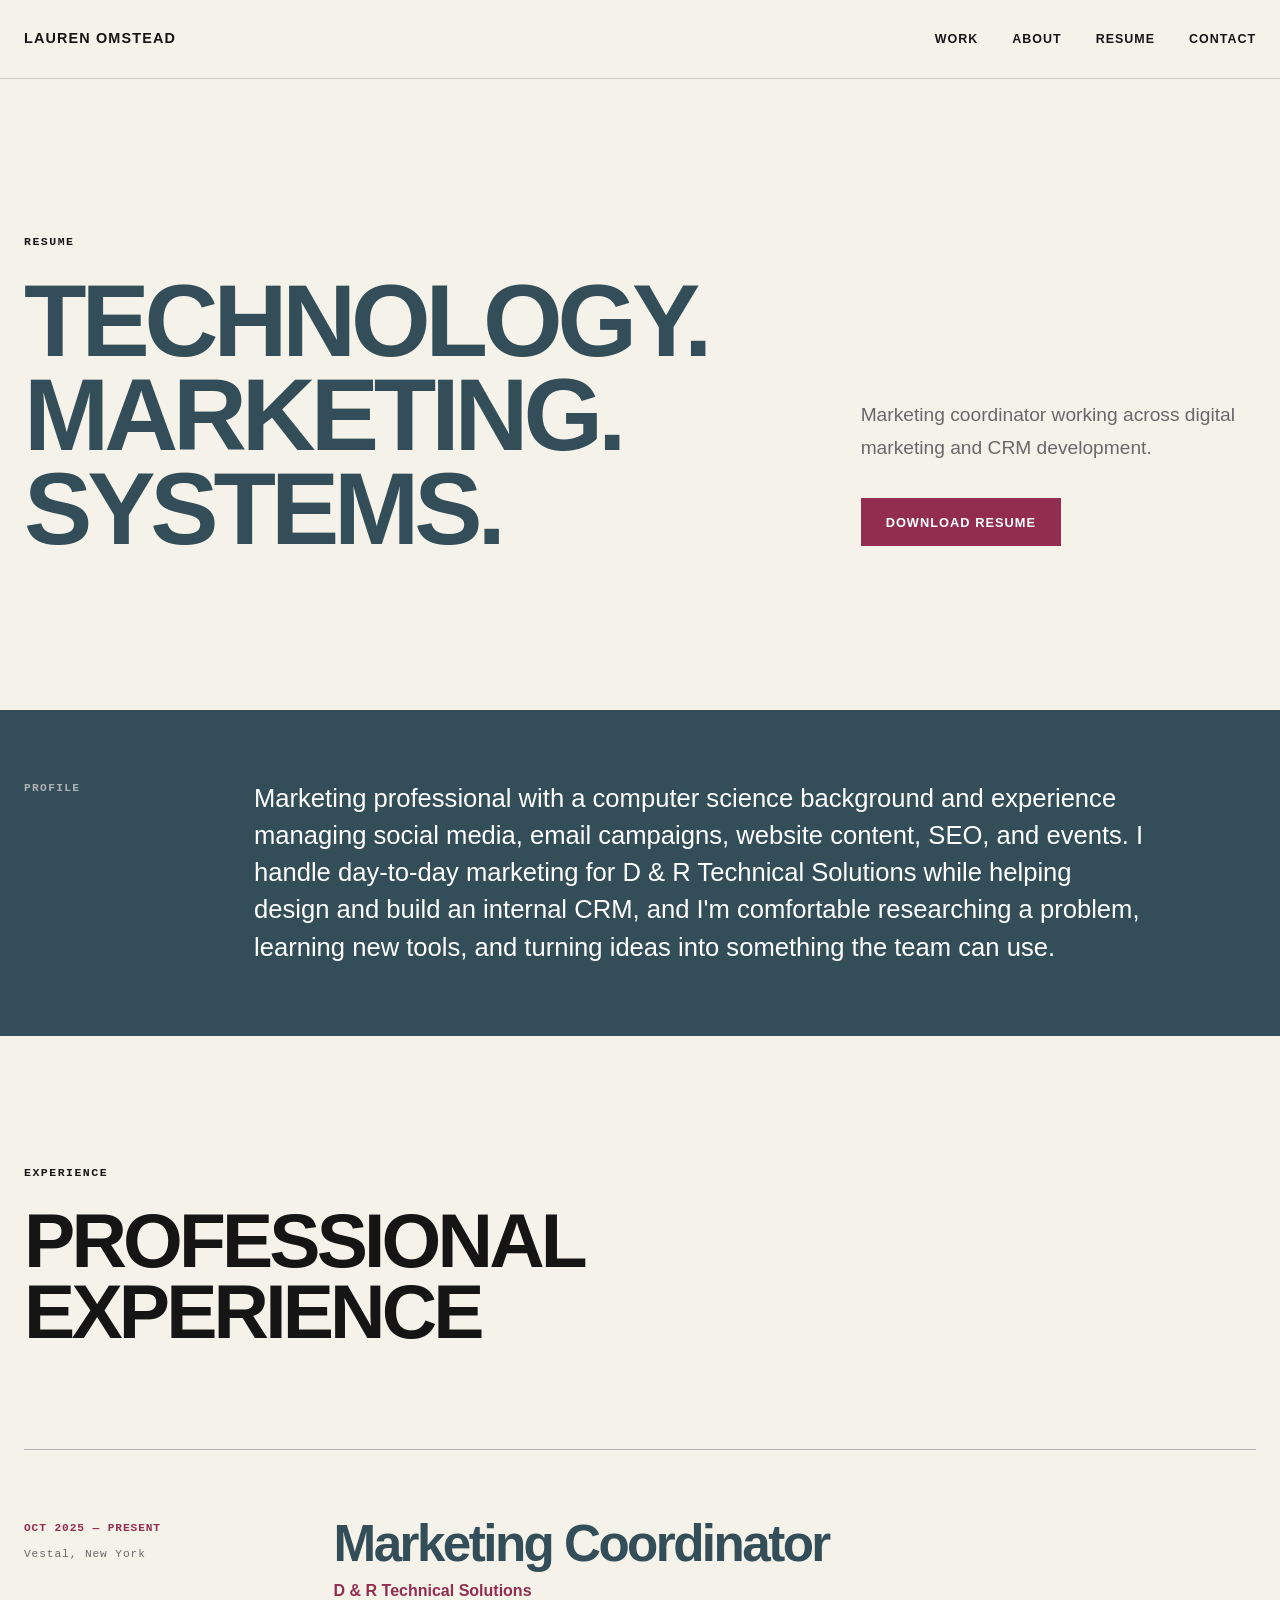
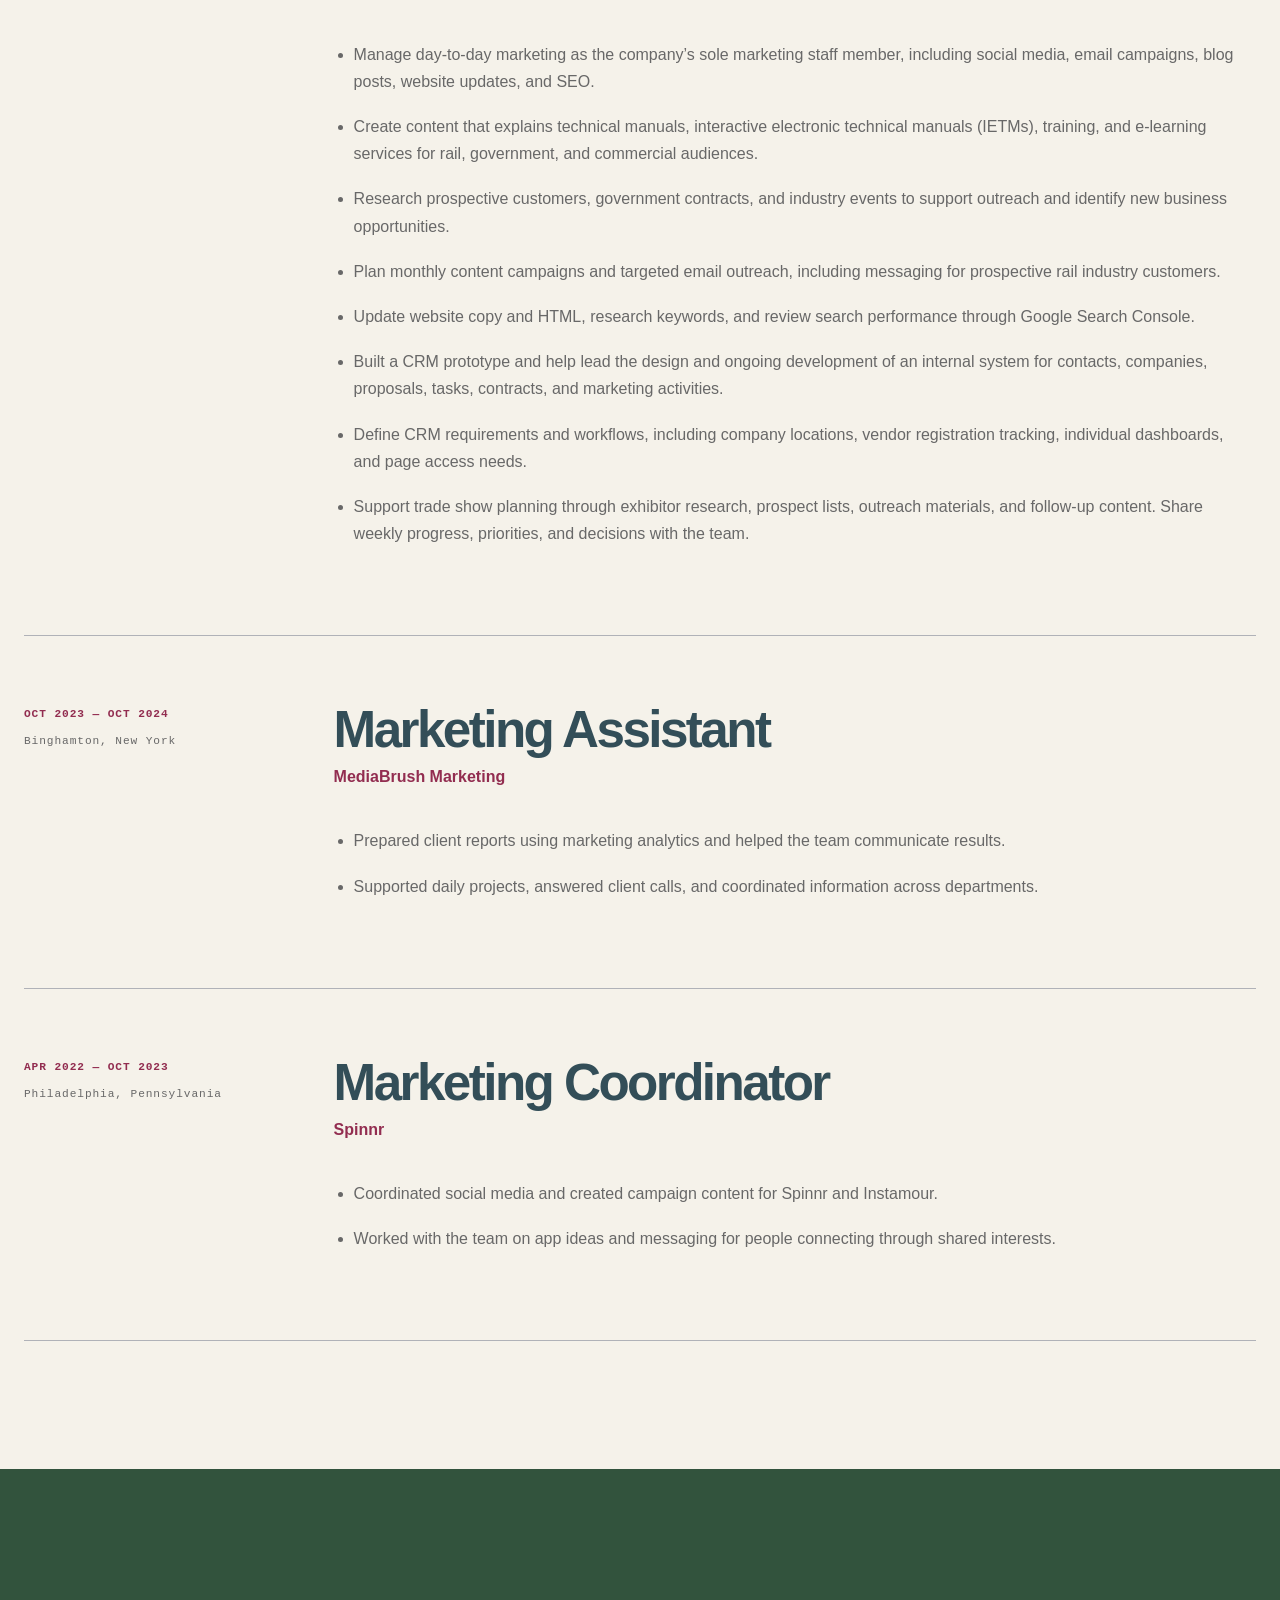
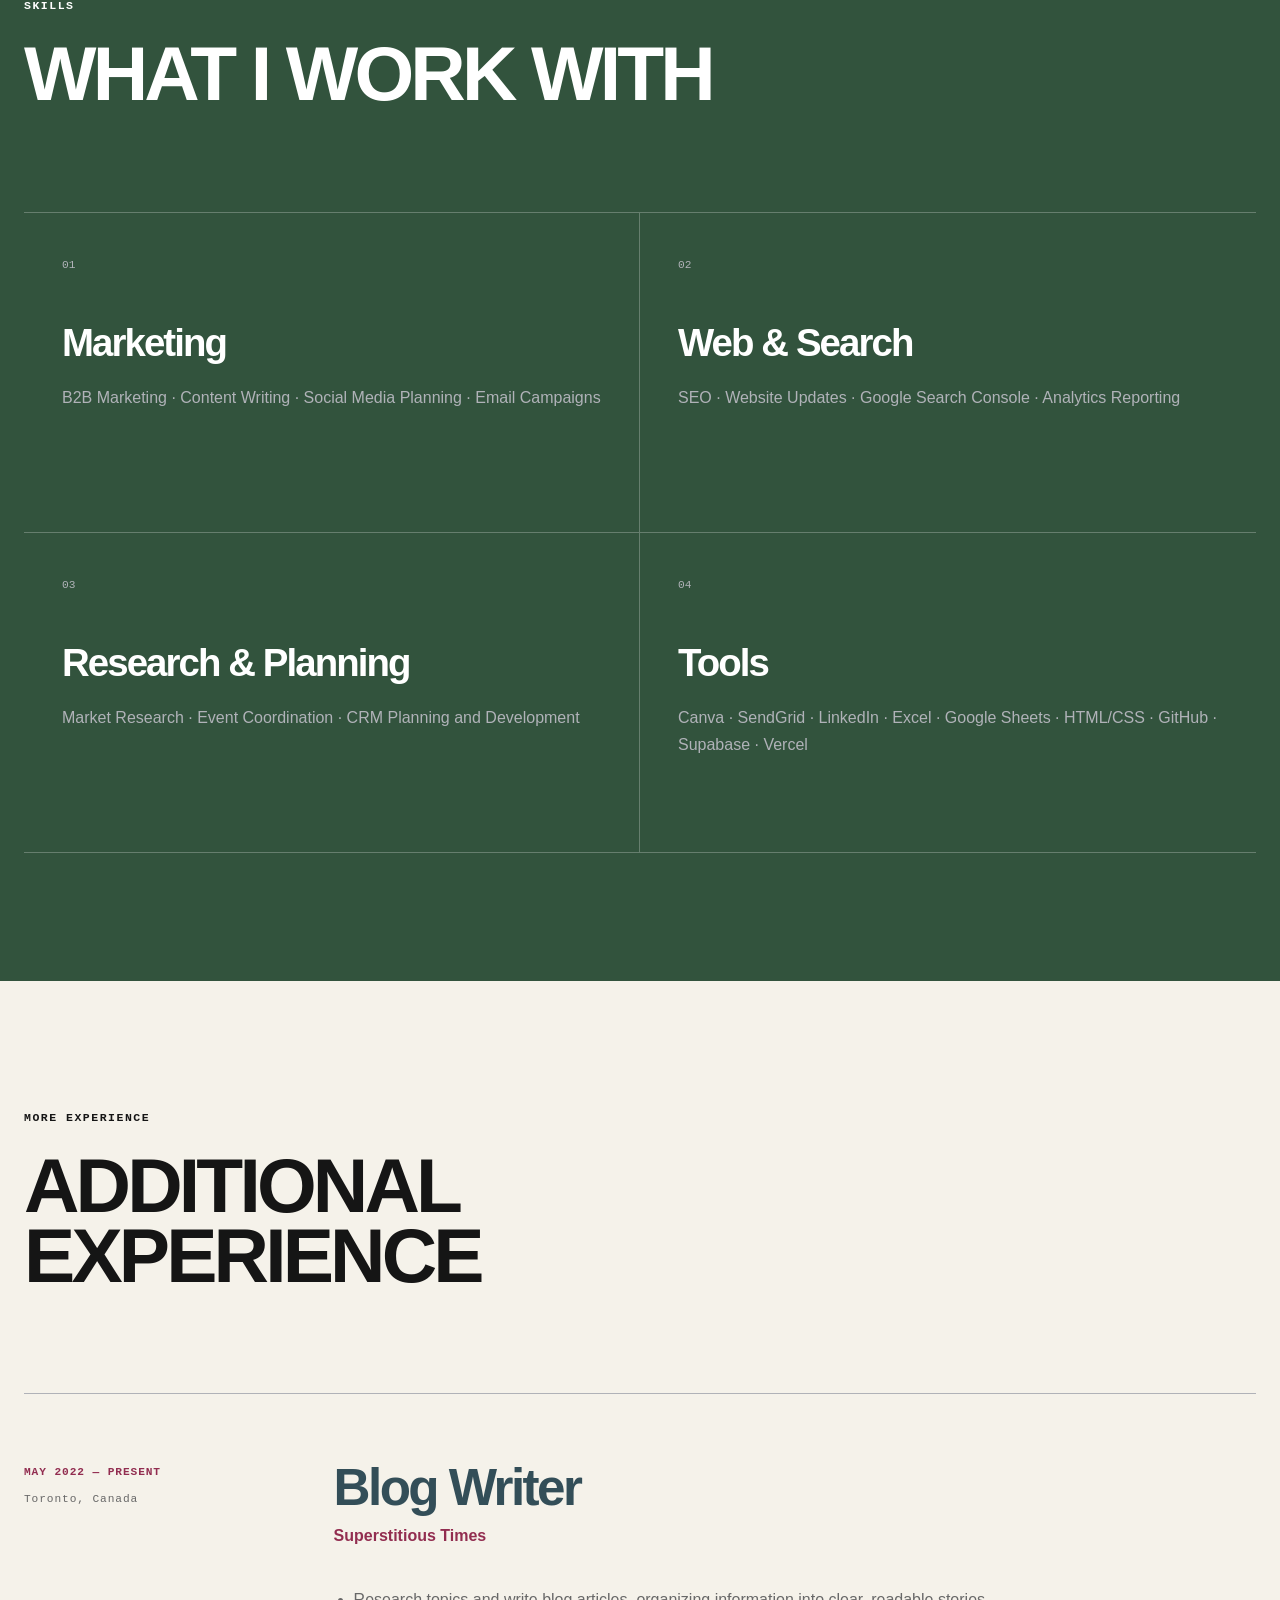
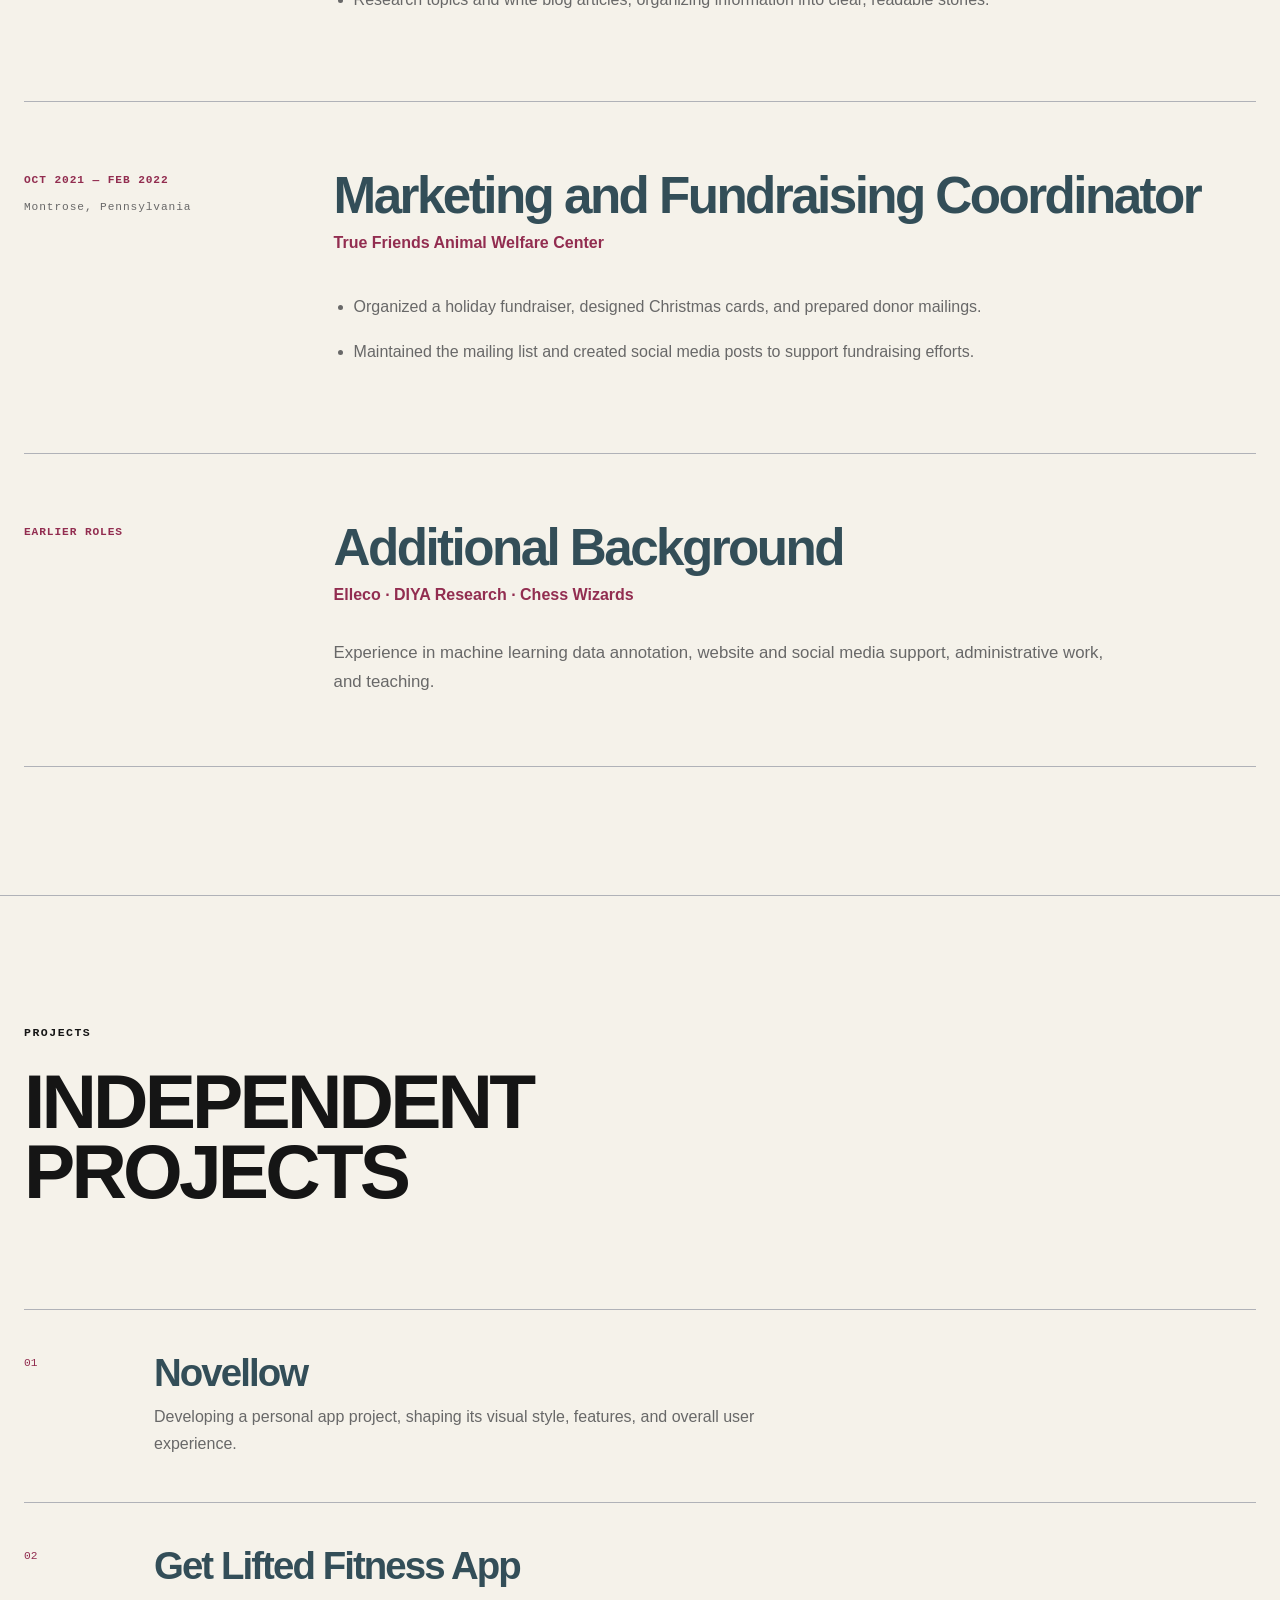
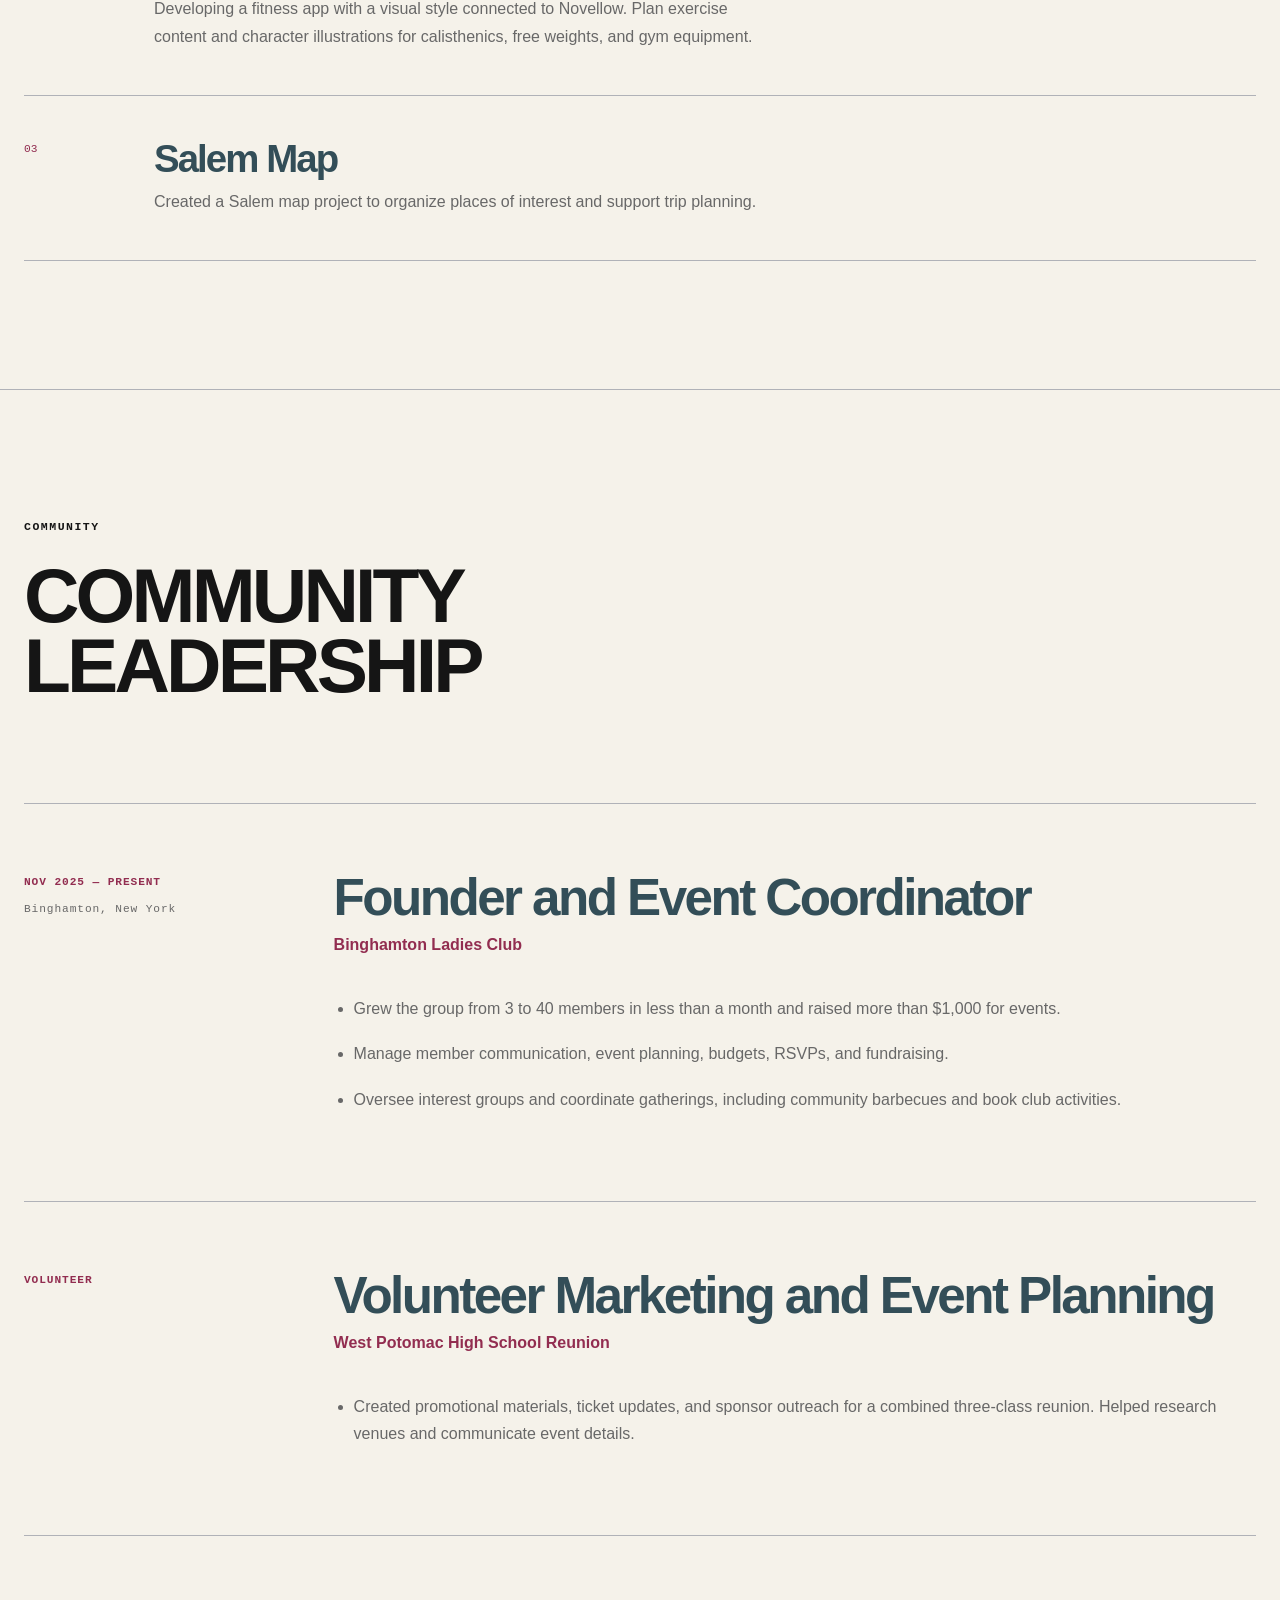
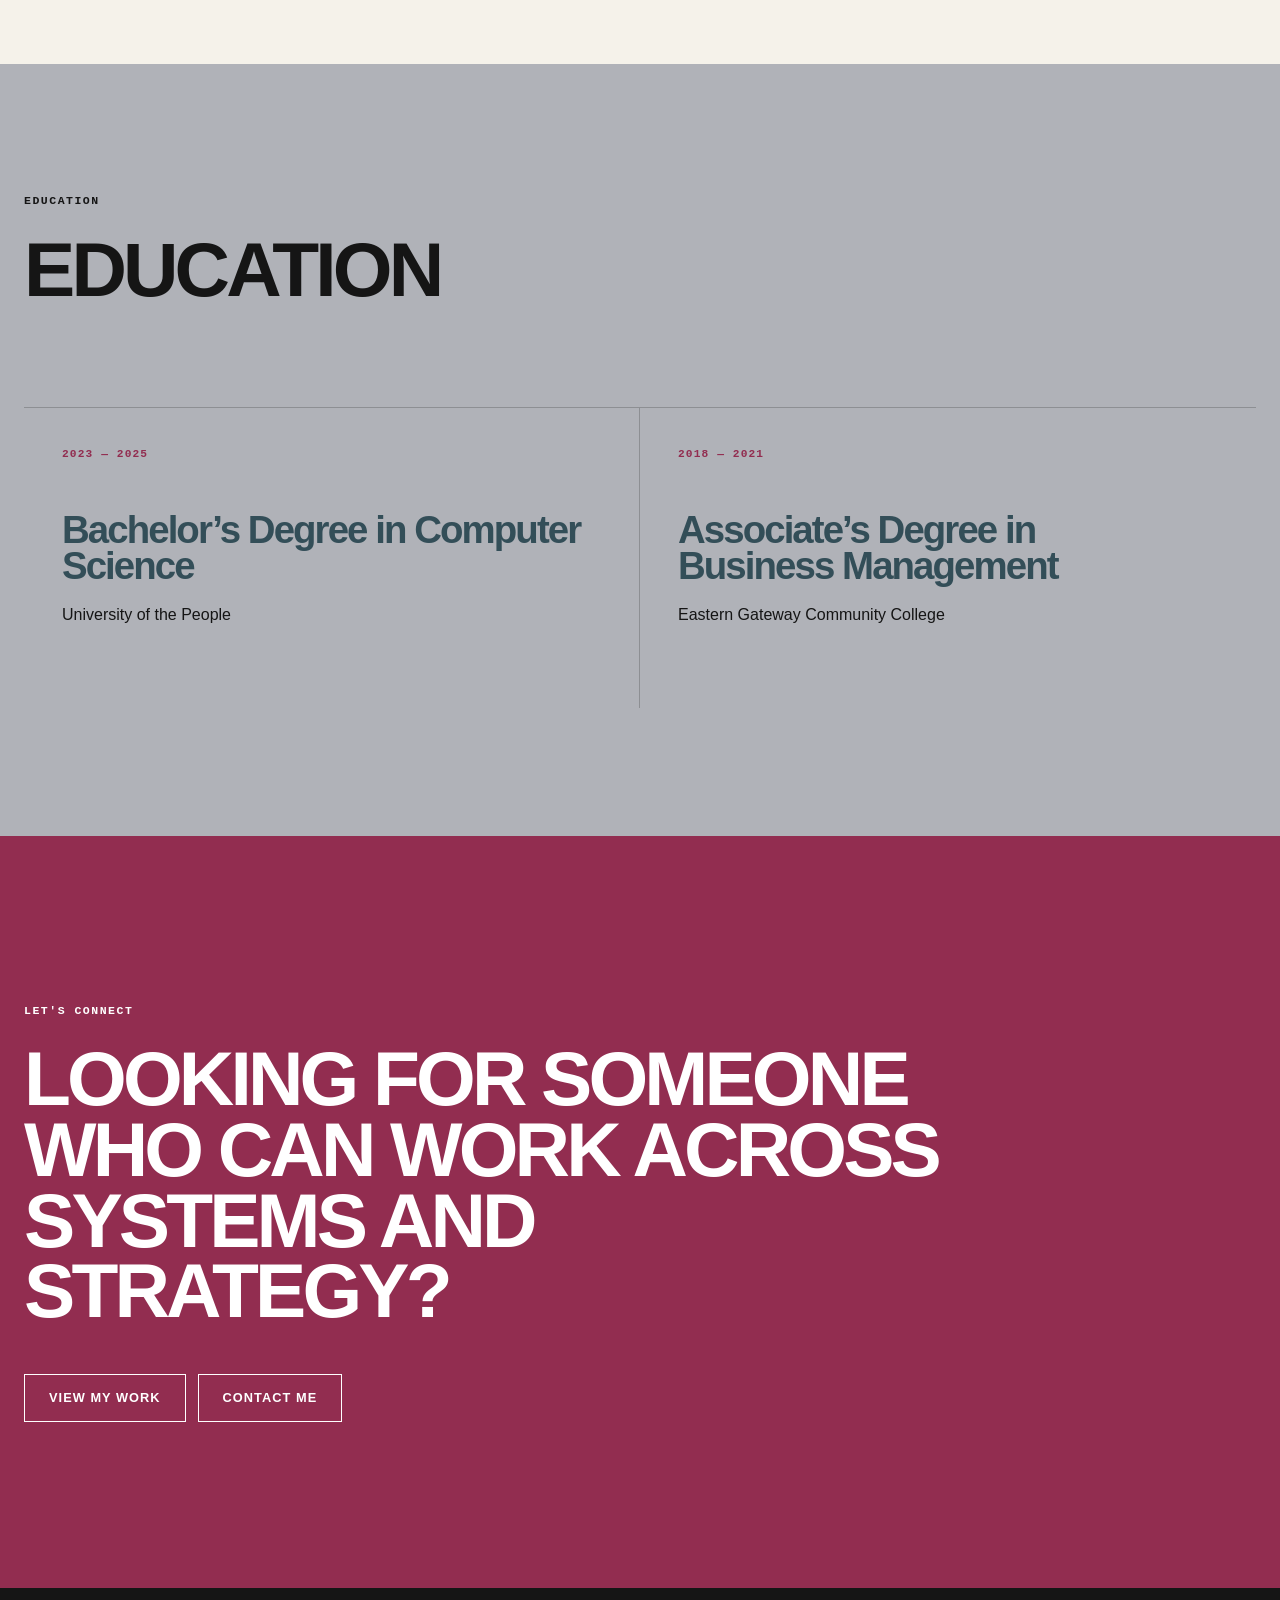
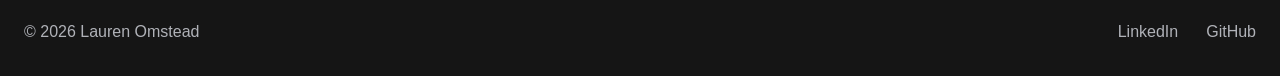
<file: resume.html>
<!DOCTYPE html>
<html lang="en">

<head>
    <meta charset="UTF-8">

    <meta
        name="viewport"
        content="width=device-width, initial-scale=1.0"
    >

    <meta
        name="description"
        content="Resume of Lauren Omstead — frontend development, marketing technology, CRM systems, SEO, analytics, research, and business operations."
    >

    <title>Resume | Lauren Omstead</title>

    <meta property="og:type" content="website">
    <meta property="og:site_name" content="Lauren Omstead">
    <meta property="og:title" content="Resume | Lauren Omstead">
    <meta property="og:description" content="Resume of Lauren Omstead — frontend development, marketing technology, CRM systems, SEO, analytics, research, and business operations.">
    <meta property="og:url" content="https://renomstead.github.io/Portfolio/resume.html">
    <meta property="og:image" content="https://renomstead.github.io/Portfolio/assets/images/og-image.jpg">
    <meta property="og:image:width" content="1200">
    <meta property="og:image:height" content="630">
    <meta property="og:image:alt" content="Lauren Omstead — I build systems where marketing meets technology.">
    <meta name="twitter:card" content="summary_large_image">
    <meta name="twitter:title" content="Resume | Lauren Omstead">
    <meta name="twitter:description" content="Resume of Lauren Omstead — frontend development, marketing technology, CRM systems, SEO, analytics, research, and business operations.">
    <meta name="twitter:image" content="https://renomstead.github.io/Portfolio/assets/images/og-image.jpg">

    <link rel="stylesheet" href="css/global.css">
    <link rel="stylesheet" href="css/resume.css">
</head>

<body>

    <!-- =====================================================
         NAVIGATION
         ===================================================== -->
    <header class="site-header">

        <nav class="nav container">

            <a href="index.html" class="logo">
                LAUREN OMSTEAD
            </a>

            <div class="nav-links">
                <a href="work.html">Work</a>
                <a href="about.html">About</a>
                <a href="resume.html">Resume</a>
                <a href="contact.html">Contact</a>
            </div>

        </nav>

    </header>


    <main>

        <!-- =================================================
             HERO
             ================================================= -->
        <section class="resume-hero">

            <div class="container resume-hero-grid">

                <div>

                    <p class="eyebrow">
                        RESUME
                    </p>

                    <h1>
                        Technology.
                        Marketing.
                        Systems.
                    </h1>

                </div>


                <div class="resume-intro">

                    <p>
                        Marketing coordinator working across digital marketing
                        and CRM development.
                    </p>

                    <a
                        href="assets/documents/Lauren-Omstead-Resume.pdf"
                        class="button button-primary"
                        download
                    >
                        Download Resume
                    </a>

                </div>

            </div>

        </section>


        <!-- =================================================
             PROFILE
             ================================================= -->
        <section class="resume-summary">

            <div class="container resume-summary-grid">

                <div>

                    <p class="resume-label">
                        PROFILE
                    </p>

                </div>


                <div>

                    <p class="resume-summary-text">
                        Marketing professional with a computer science background
                        and experience managing social media, email campaigns,
                        website content, SEO, and events. I handle day-to-day
                        marketing for D & R Technical Solutions while helping
                        design and build an internal CRM, and I'm comfortable
                        researching a problem, learning new tools, and turning
                        ideas into something the team can use.
                    </p>

                </div>

            </div>

        </section>


        <!-- =================================================
             EXPERIENCE
             ================================================= -->
        <section class="section resume-section">

            <div class="container">

                <div class="resume-section-heading">

                    <p class="eyebrow">
                        EXPERIENCE
                    </p>

                    <h2>
                        Professional Experience
                    </h2>

                </div>


                <div class="experience-list">


                    <!-- D & R -->
                    <article class="experience-item">

                        <div class="experience-meta">

                            <p class="experience-date">
                                OCT 2025 — PRESENT
                            </p>

                            <p class="experience-location">
                                Vestal, New York
                            </p>

                        </div>


                        <div class="experience-content">

                            <h3>
                                Marketing Coordinator
                            </h3>

                            <p class="experience-company">
                                D & R Technical Solutions
                            </p>


                            <ul class="experience-bullets">

                                <li>
                                    Manage day-to-day marketing as the company’s sole marketing staff member, including social media, email campaigns, blog posts, website updates, and SEO.
                                </li>

                                <li>
                                    Create content that explains technical manuals, interactive electronic technical manuals (IETMs), training, and e-learning services for rail, government, and commercial audiences.
                                </li>

                                <li>
                                    Research prospective customers, government contracts, and industry events to support outreach and identify new business opportunities.
                                </li>

                                <li>
                                    Plan monthly content campaigns and targeted email outreach, including messaging for prospective rail industry customers.
                                </li>

                                <li>
                                    Update website copy and HTML, research keywords, and review search performance through Google Search Console.
                                </li>

                                <li>
                                    Built a CRM prototype and help lead the design and ongoing development of an internal system for contacts, companies, proposals, tasks, contracts, and marketing activities.
                                </li>

                                <li>
                                    Define CRM requirements and workflows, including company locations, vendor registration tracking, individual dashboards, and page access needs.
                                </li>

                                <li>
                                    Support trade show planning through exhibitor research, prospect lists, outreach materials, and follow-up content. Share weekly progress, priorities, and decisions with the team.
                                </li>

                            </ul>

                        </div>

                    </article>


                    <!-- MEDIABRUSH -->
                    <article class="experience-item">

                        <div class="experience-meta">

                            <p class="experience-date">
                                OCT 2023 — OCT 2024
                            </p>

                            <p class="experience-location">
                                Binghamton, New York
                            </p>

                        </div>


                        <div class="experience-content">

                            <h3>
                                Marketing Assistant
                            </h3>

                            <p class="experience-company">
                                MediaBrush Marketing
                            </p>


                            <ul class="experience-bullets">

                                <li>
                                    Prepared client reports using marketing analytics and helped the team communicate results.
                                </li>

                                <li>
                                    Supported daily projects, answered client calls, and coordinated information across departments.
                                </li>

                            </ul>

                        </div>

                    </article>


                    <!-- SPINNR -->
                    <article class="experience-item">

                        <div class="experience-meta">

                            <p class="experience-date">
                                APR 2022 — OCT 2023
                            </p>

                            <p class="experience-location">
                                Philadelphia, Pennsylvania
                            </p>

                        </div>


                        <div class="experience-content">

                            <h3>
                                Marketing Coordinator
                            </h3>

                            <p class="experience-company">
                                Spinnr
                            </p>


                            <ul class="experience-bullets">

                                <li>
                                    Coordinated social media and created campaign content for Spinnr and Instamour.
                                </li>

                                <li>
                                    Worked with the team on app ideas and messaging for people connecting through shared interests.
                                </li>

                            </ul>

                        </div>

                    </article>

                </div>

            </div>

        </section>


        <!-- =================================================
             SKILLS
             ================================================= -->
        <section class="section resume-capabilities">

            <div class="container">

                <div class="resume-section-heading">

                    <p class="eyebrow">
                        SKILLS
                    </p>

                    <h2>
                        What I Work With
                    </h2>

                </div>


                <div class="resume-skills-grid">

                    <article>

                        <span>01</span>

                        <h3>
                            Marketing
                        </h3>

                        <p>
                            B2B Marketing · Content Writing · Social Media Planning · Email Campaigns
                        </p>

                    </article>


                    <article>

                        <span>02</span>

                        <h3>
                            Web & Search
                        </h3>

                        <p>
                            SEO · Website Updates · Google Search Console · Analytics Reporting
                        </p>

                    </article>


                    <article>

                        <span>03</span>

                        <h3>
                            Research & Planning
                        </h3>

                        <p>
                            Market Research · Event Coordination · CRM Planning and Development
                        </p>

                    </article>


                    <article>

                        <span>04</span>

                        <h3>
                            Tools
                        </h3>

                        <p>
                            Canva · SendGrid · LinkedIn · Excel · Google Sheets · HTML/CSS · GitHub · Supabase · Vercel
                        </p>

                    </article>

                </div>

            </div>

        </section>


        <!-- =================================================
             ADDITIONAL EXPERIENCE
             ================================================= -->
        <section class="section resume-section">

            <div class="container">

                <div class="resume-section-heading">

                    <p class="eyebrow">
                        MORE EXPERIENCE
                    </p>

                    <h2>
                        Additional Experience
                    </h2>

                </div>


                <div class="experience-list">


                    <!-- SUPERSTITIOUS TIMES -->
                    <article class="experience-item">

                        <div class="experience-meta">

                            <p class="experience-date">
                                MAY 2022 — PRESENT
                            </p>

                            <p class="experience-location">
                                Toronto, Canada
                            </p>

                        </div>


                        <div class="experience-content">

                            <h3>
                                Blog Writer
                            </h3>

                            <p class="experience-company">
                                Superstitious Times
                            </p>


                            <ul class="experience-bullets">

                                <li>
                                    Research topics and write blog articles, organizing information into clear, readable stories.
                                </li>

                            </ul>

                        </div>

                    </article>


                    <!-- TRUE FRIENDS -->
                    <article class="experience-item">

                        <div class="experience-meta">

                            <p class="experience-date">
                                OCT 2021 — FEB 2022
                            </p>

                            <p class="experience-location">
                                Montrose, Pennsylvania
                            </p>

                        </div>


                        <div class="experience-content">

                            <h3>
                                Marketing and Fundraising Coordinator
                            </h3>

                            <p class="experience-company">
                                True Friends Animal Welfare Center
                            </p>


                            <ul class="experience-bullets">

                                <li>
                                    Organized a holiday fundraiser, designed Christmas cards, and prepared donor mailings.
                                </li>

                                <li>
                                    Maintained the mailing list and created social media posts to support fundraising efforts.
                                </li>

                            </ul>

                        </div>

                    </article>


                    <!-- ADDITIONAL BACKGROUND -->
                    <article class="experience-item">

                        <div class="experience-meta">

                            <p class="experience-date">
                                EARLIER ROLES
                            </p>

                        </div>


                        <div class="experience-content">

                            <h3>
                                Additional Background
                            </h3>

                            <p class="experience-company">
                                Elleco · DIYA Research · Chess Wizards
                            </p>

                            <p class="experience-overview">
                                Experience in machine learning data annotation, website and social media support, administrative work, and teaching.
                            </p>

                        </div>

                    </article>

                </div>

            </div>

        </section>


        <!-- =================================================
             INDEPENDENT PROJECTS
             ================================================= -->
        <section class="section resume-projects">

            <div class="container">

                <div class="resume-section-heading">

                    <p class="eyebrow">
                        PROJECTS
                    </p>

                    <h2>
                        Independent Projects
                    </h2>

                </div>


                <div class="resume-project-list">

                    <div class="resume-project">

                        <span>01</span>

                        <div>

                            <h3>
                                Novellow
                            </h3>

                            <p>
                                Developing a personal app project, shaping its visual style, features, and overall user experience.
                            </p>

                        </div>

                    </div>


                    <div class="resume-project">

                        <span>02</span>

                        <div>

                            <h3>
                                Get Lifted Fitness App
                            </h3>

                            <p>
                                Developing a fitness app with a visual style connected to Novellow. Plan exercise content and character illustrations for calisthenics, free weights, and gym equipment.
                            </p>

                        </div>

                    </div>


                    <div class="resume-project">

                        <span>03</span>

                        <div>

                            <h3>
                                Salem Map
                            </h3>

                            <p>
                                Created a Salem map project to organize places of interest and support trip planning.
                            </p>

                        </div>

                    </div>

                </div>

            </div>

        </section>


        <!-- =================================================
             COMMUNITY LEADERSHIP
             ================================================= -->
        <section class="section resume-section">

            <div class="container">

                <div class="resume-section-heading">

                    <p class="eyebrow">
                        COMMUNITY
                    </p>

                    <h2>
                        Community Leadership
                    </h2>

                </div>


                <div class="experience-list">


                    <!-- BINGHAMTON LADIES CLUB -->
                    <article class="experience-item">

                        <div class="experience-meta">

                            <p class="experience-date">
                                NOV 2025 — PRESENT
                            </p>

                            <p class="experience-location">
                                Binghamton, New York
                            </p>

                        </div>


                        <div class="experience-content">

                            <h3>
                                Founder and Event Coordinator
                            </h3>

                            <p class="experience-company">
                                Binghamton Ladies Club
                            </p>


                            <ul class="experience-bullets">

                                <li>
                                    Grew the group from 3 to 40 members in less than a month and raised more than $1,000 for events.
                                </li>

                                <li>
                                    Manage member communication, event planning, budgets, RSVPs, and fundraising.
                                </li>

                                <li>
                                    Oversee interest groups and coordinate gatherings, including community barbecues and book club activities.
                                </li>

                            </ul>

                        </div>

                    </article>


                    <!-- WEST POTOMAC -->
                    <article class="experience-item">

                        <div class="experience-meta">

                            <p class="experience-date">
                                VOLUNTEER
                            </p>

                        </div>


                        <div class="experience-content">

                            <h3>
                                Volunteer Marketing and Event Planning
                            </h3>

                            <p class="experience-company">
                                West Potomac High School Reunion
                            </p>


                            <ul class="experience-bullets">

                                <li>
                                    Created promotional materials, ticket updates, and sponsor outreach for a combined three-class reunion. Helped research venues and communicate event details.
                                </li>

                            </ul>

                        </div>

                    </article>

                </div>

            </div>

        </section>


        <!-- =================================================
             EDUCATION
             ================================================= -->
        <section class="section resume-education">

            <div class="container">

                <div class="resume-section-heading">

                    <p class="eyebrow">
                        EDUCATION
                    </p>

                    <h2>
                        Education
                    </h2>

                </div>


                <div class="education-grid">

                    <article>

                        <p class="education-status">
                            2023 — 2025
                        </p>

                        <h3>
                            Bachelor’s Degree
                            in Computer Science
                        </h3>

                        <p>
                            University of the People
                        </p>

                    </article>


                    <article>

                        <p class="education-status">
                            2018 — 2021
                        </p>

                        <h3>
                            Associate’s Degree
                            in Business Management
                        </h3>

                        <p>
                            Eastern Gateway Community College
                        </p>

                    </article>

                </div>

            </div>

        </section>


        <!-- =================================================
             CONTACT CTA
             ================================================= -->
        <section class="resume-cta">

            <div class="container">

                <p class="eyebrow">
                    LET'S CONNECT
                </p>

                <h2>
                    Looking for someone who
                    can work across systems
                    and strategy?
                </h2>

                <div class="resume-cta-actions">

                    <a
                        href="work.html"
                        class="button button-light"
                    >
                        View My Work
                    </a>

                    <a
                        href="contact.html"
                        class="button button-light"
                    >
                        Contact Me
                    </a>

                </div>

            </div>

        </section>

    </main>


    <!-- =====================================================
         FOOTER
         ===================================================== -->
    <footer class="footer">

        <div class="container footer-inner">

            <p>
                © 2026 Lauren Omstead
            </p>

            <div class="footer-links">

                <a
                    href="https://www.linkedin.com/in/lauren-omstead-095a67234/"
                    target="_blank"
                    rel="noopener noreferrer"
                >
                    LinkedIn
                </a>

                <a
                    href="https://github.com/RenOmstead"
                    target="_blank"
                    rel="noopener noreferrer"
                >
                    GitHub
                </a>

            </div>

        </div>

    </footer>


    <script src="js/main.js"></script>

</body>

</html>
</file>
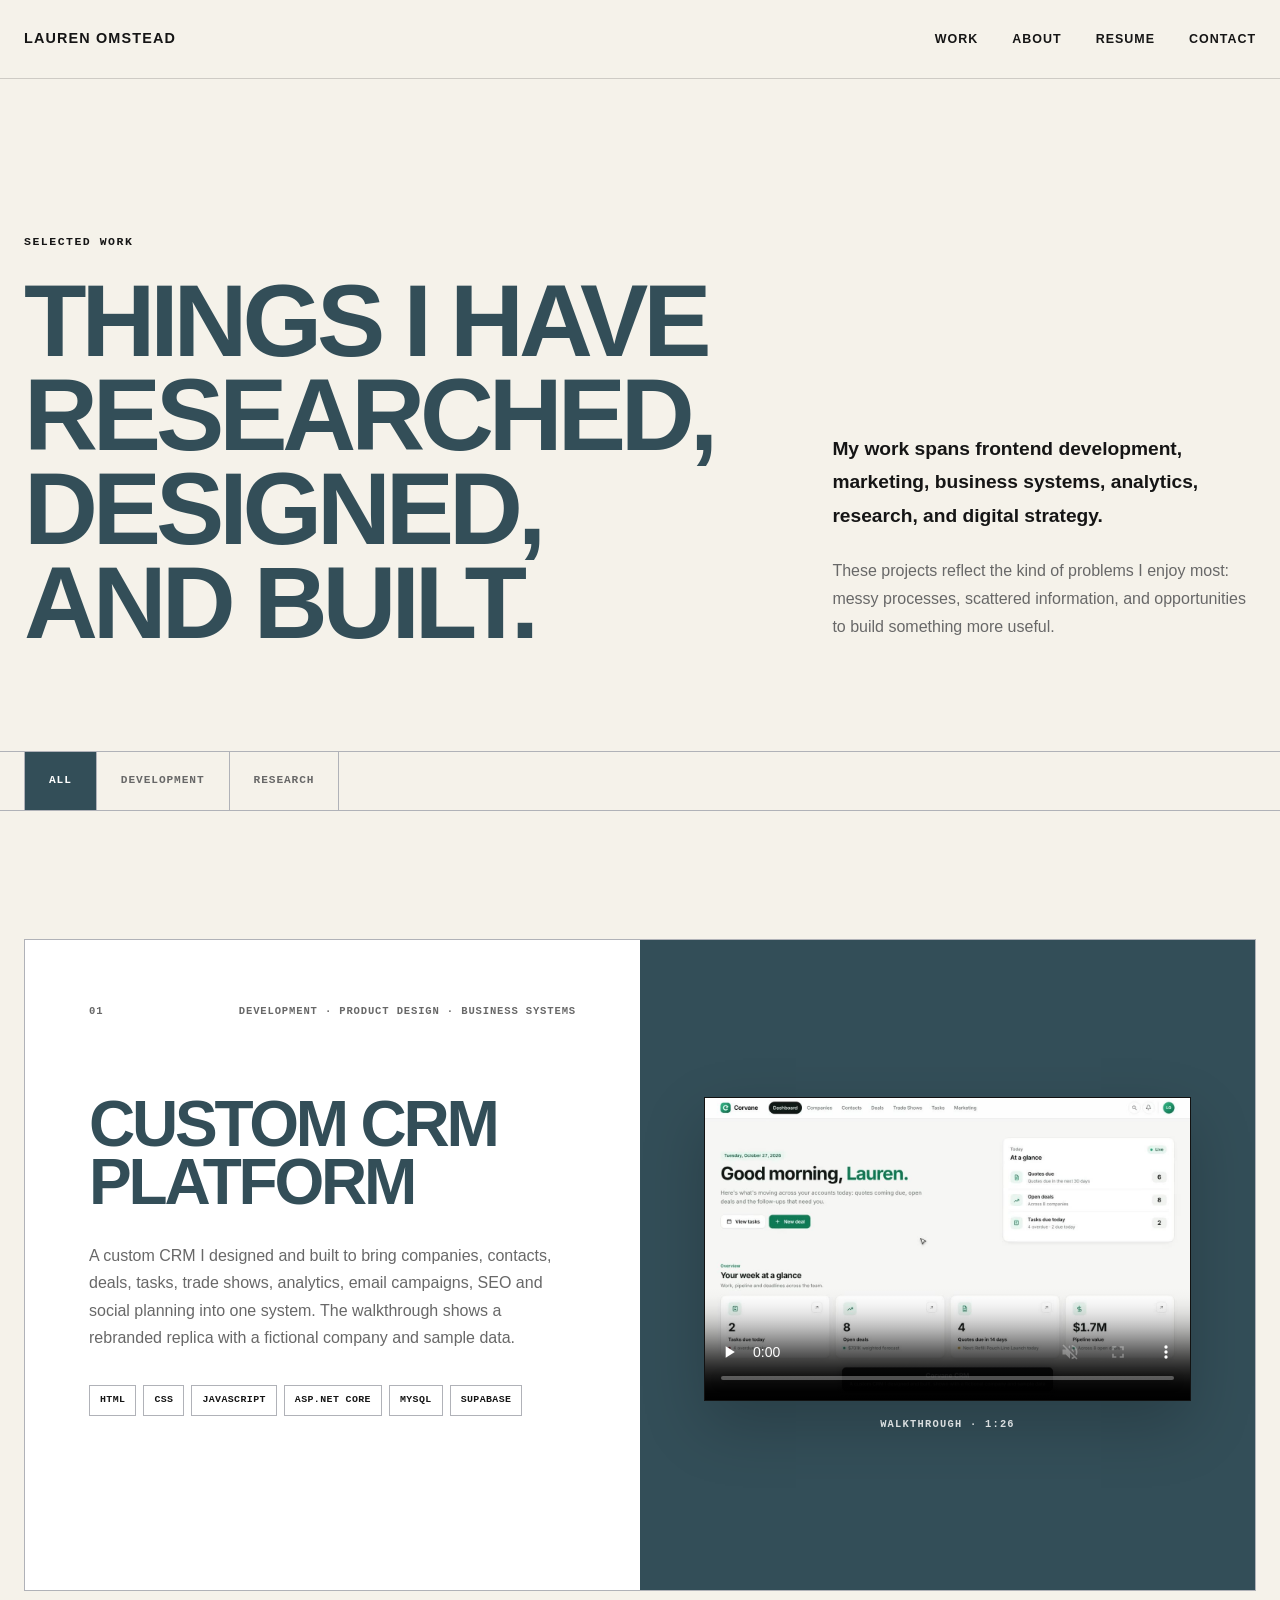
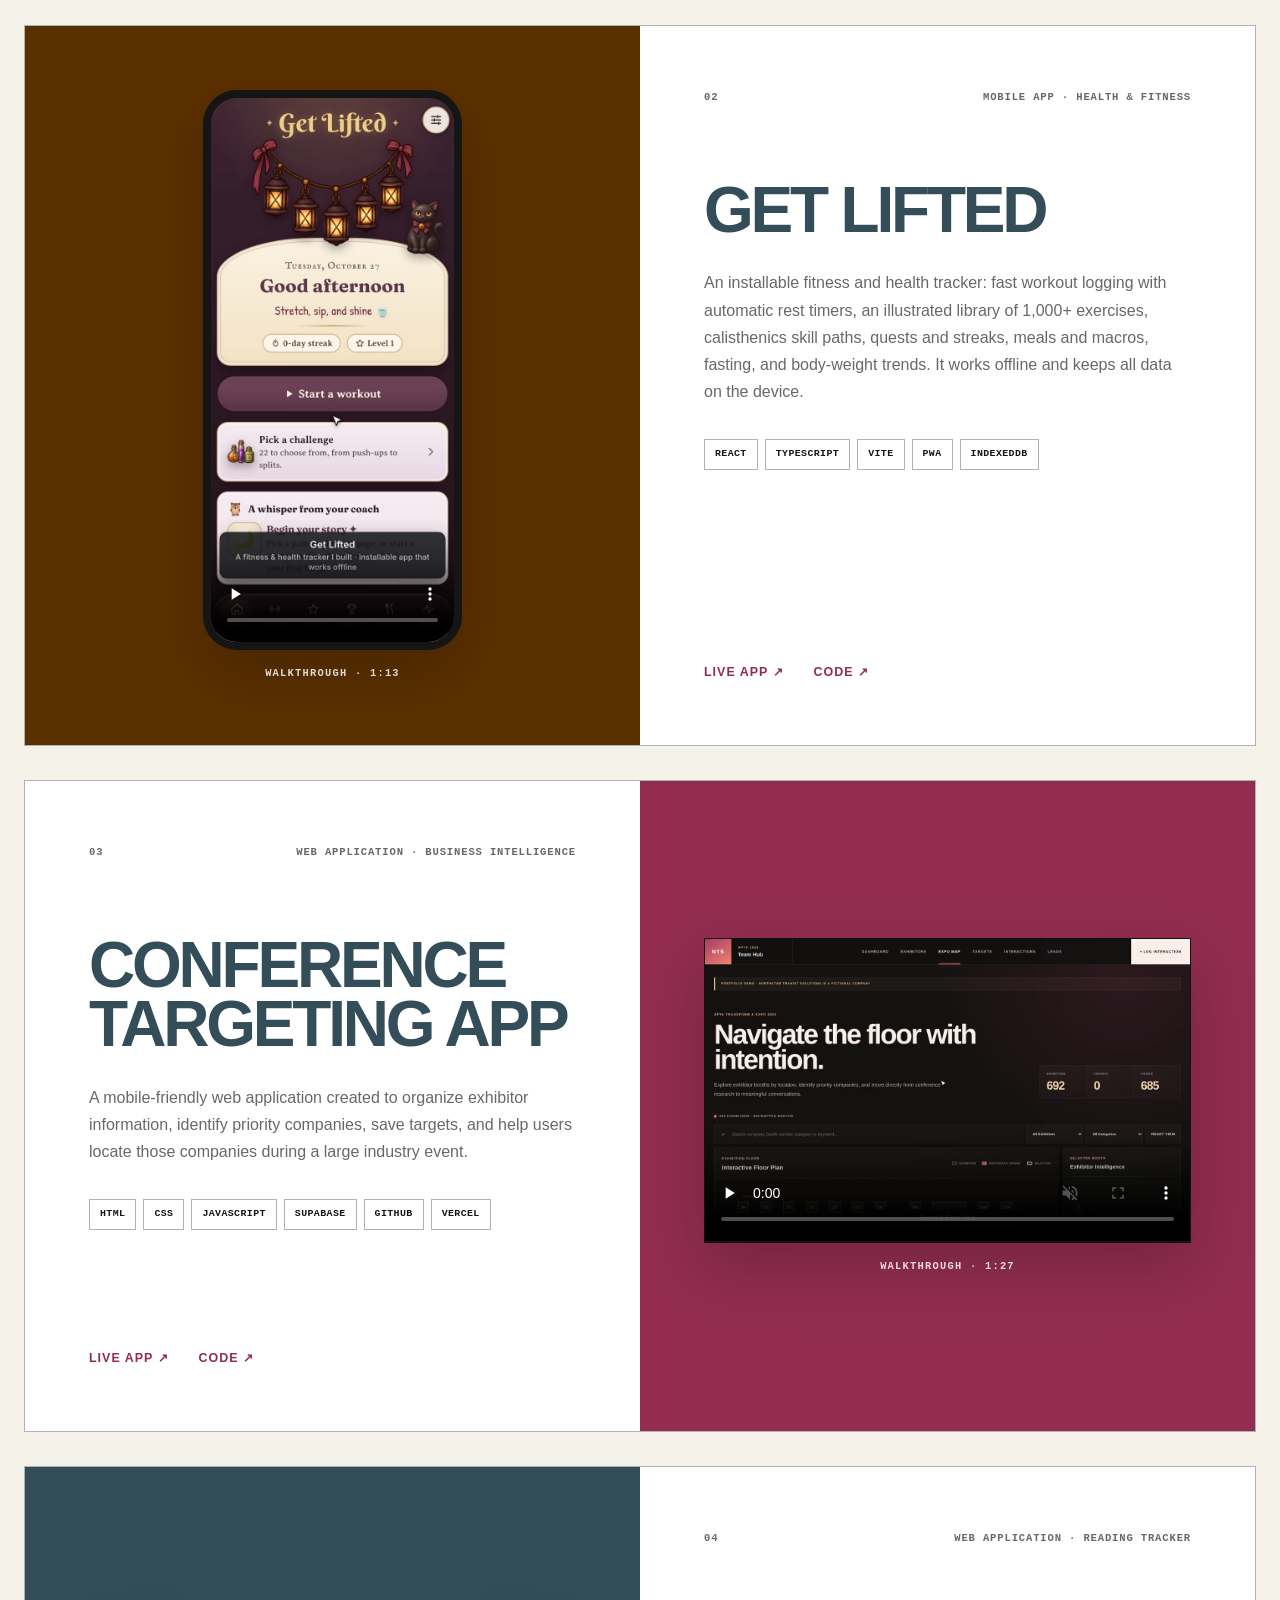
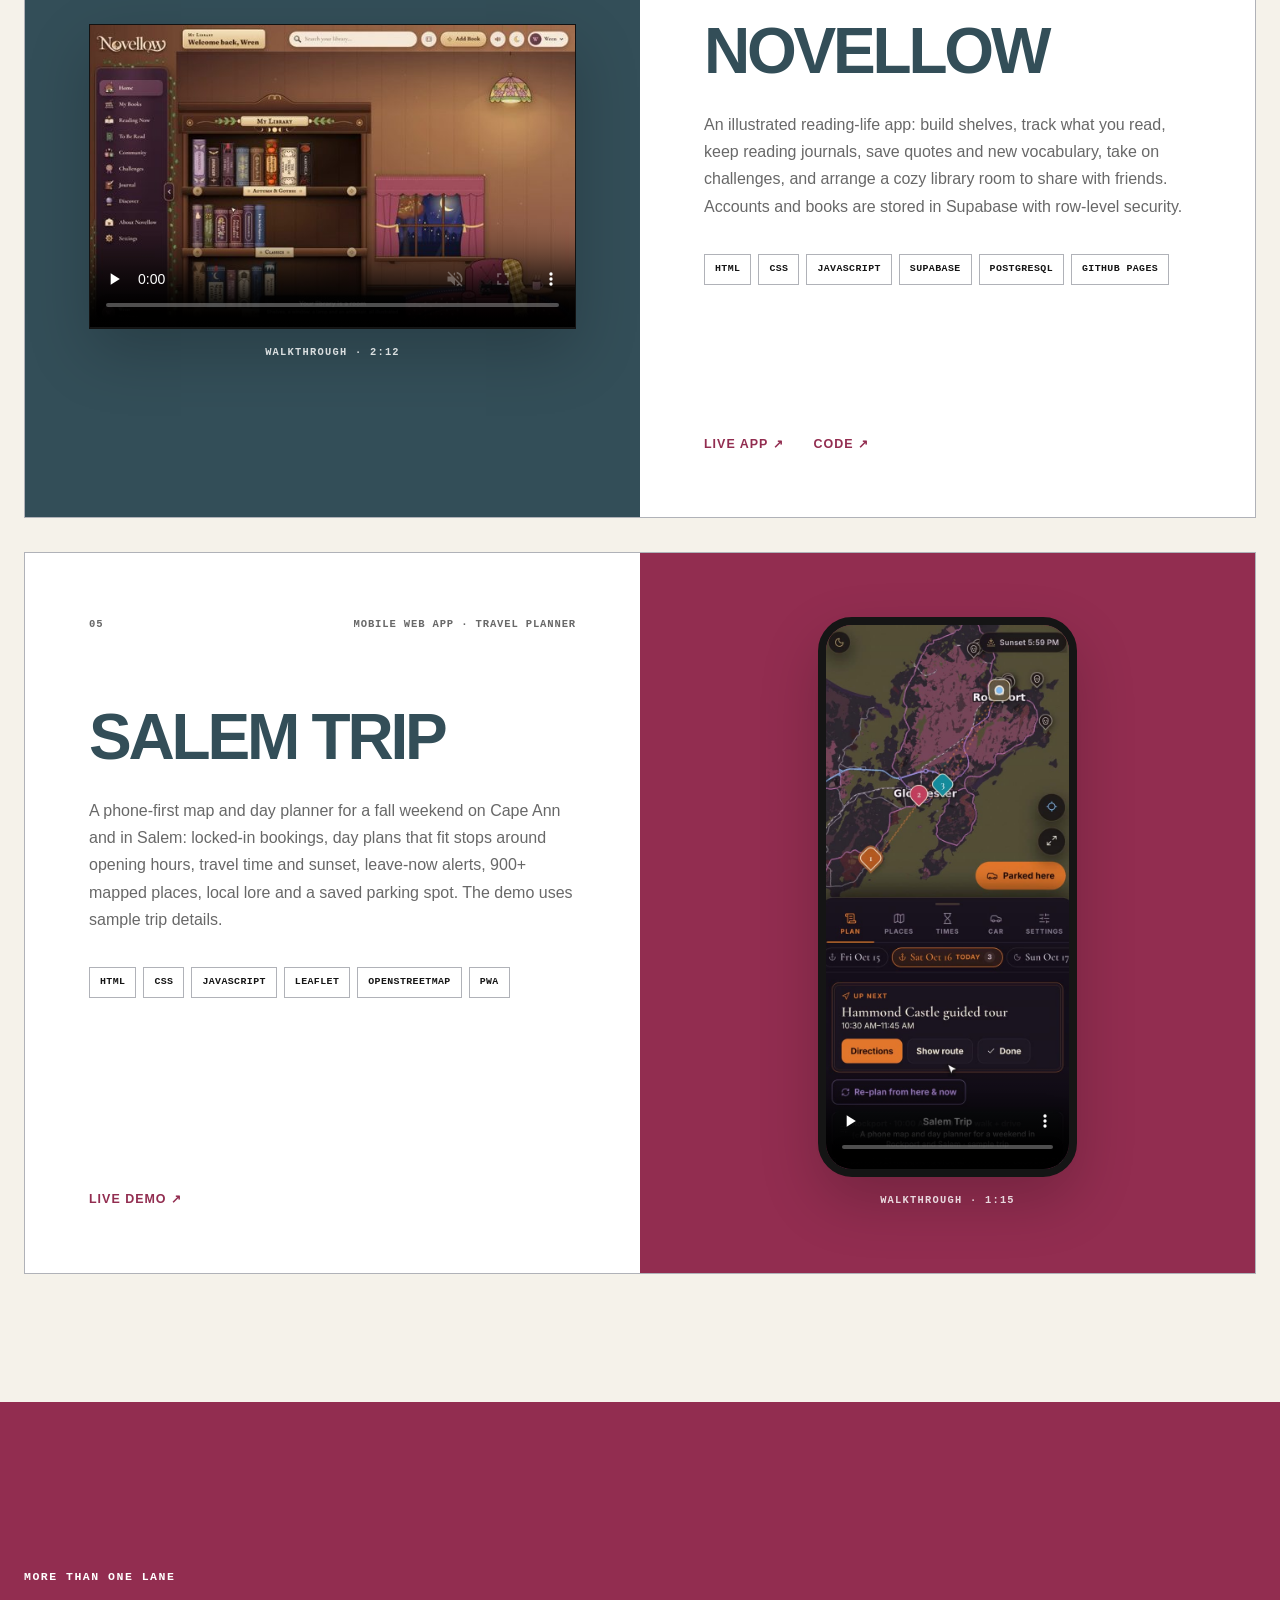
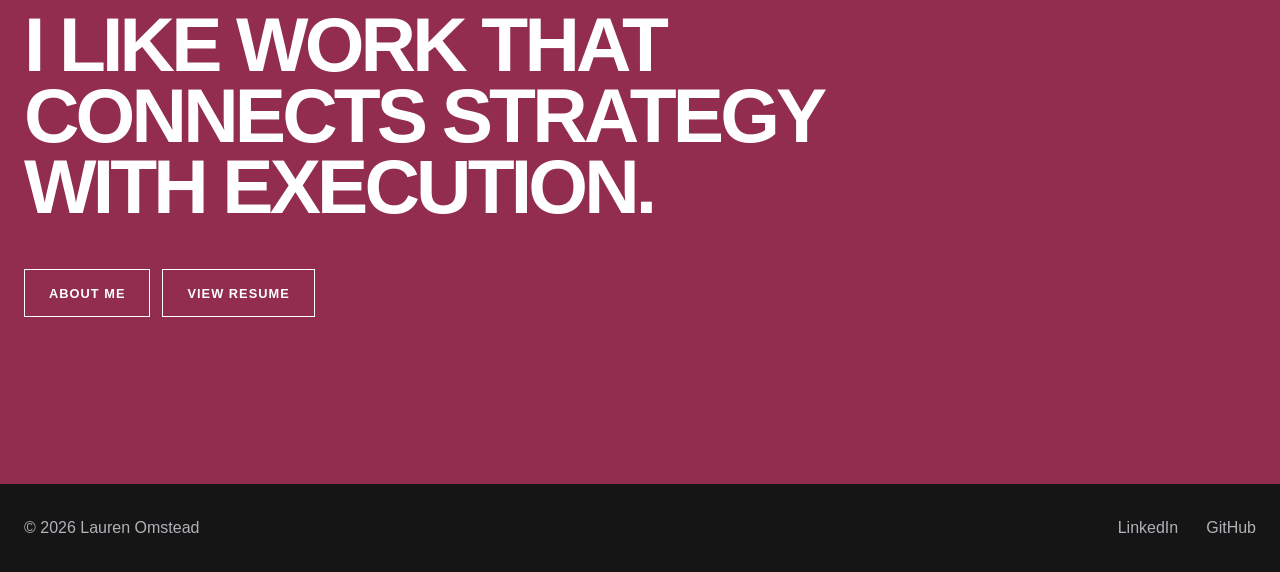
<file: work.html>
<!DOCTYPE html>
<html lang="en">

<head>
    <meta charset="UTF-8">

    <meta
        name="viewport"
        content="width=device-width, initial-scale=1.0"
    >

    <meta
        name="description"
        content="Selected work by Lauren Omstead — frontend development, CRM systems, marketing technology, SEO, analytics, research, and business operations."
    >

    <title>Work | Lauren Omstead</title>

    <meta property="og:type" content="website">
    <meta property="og:site_name" content="Lauren Omstead">
    <meta property="og:title" content="Work | Lauren Omstead">
    <meta property="og:description" content="Selected work by Lauren Omstead — frontend development, CRM systems, marketing technology, SEO, analytics, research, and business operations.">
    <meta property="og:url" content="https://renomstead.github.io/Portfolio/work.html">
    <meta property="og:image" content="https://renomstead.github.io/Portfolio/assets/images/og-image.jpg">
    <meta property="og:image:width" content="1200">
    <meta property="og:image:height" content="630">
    <meta property="og:image:alt" content="Lauren Omstead — I build systems where marketing meets technology.">
    <meta name="twitter:card" content="summary_large_image">
    <meta name="twitter:title" content="Work | Lauren Omstead">
    <meta name="twitter:description" content="Selected work by Lauren Omstead — frontend development, CRM systems, marketing technology, SEO, analytics, research, and business operations.">
    <meta name="twitter:image" content="https://renomstead.github.io/Portfolio/assets/images/og-image.jpg">

    <link rel="stylesheet" href="css/global.css">
    <link rel="stylesheet" href="css/work.css">
</head>

<body>

    <!-- =====================================================
         NAVIGATION
         ===================================================== -->
    <header class="site-header">

        <nav class="nav container">

            <a href="index.html" class="logo">
                LAUREN OMSTEAD
            </a>

            <div class="nav-links">
                <a href="work.html">Work</a>
                <a href="about.html">About</a>
                <a href="resume.html">Resume</a>
                <a href="contact.html">Contact</a>
            </div>

        </nav>

    </header>


    <main>

        <!-- =================================================
             HERO
             ================================================= -->
        <section class="work-hero">

            <div class="container work-hero-grid">

                <div>

                    <p class="eyebrow">
                        SELECTED WORK
                    </p>

                    <h1>
                        Things I have
                        researched,
                        designed,
                        and built.
                    </h1>

                </div>


                <div class="work-hero-copy">

                    <p>
                        My work spans frontend development, marketing,
                        business systems, analytics, research, and digital strategy.
                    </p>

                    <p>
                        These projects reflect the kind of problems I enjoy most:
                        messy processes, scattered information, and opportunities
                        to build something more useful.
                    </p>

                </div>

            </div>

        </section>


        <!-- =================================================
             FILTERS
             ================================================= -->
        <section class="work-filter-section">

            <div class="container">

                <div class="work-filters">

                    <button
                        class="work-filter active"
                        data-filter="all"
                    >
                        All
                    </button>

                    <button
                        class="work-filter"
                        data-filter="development"
                    >
                        Development
                    </button>

                    <button
                        class="work-filter"
                        data-filter="research"
                    >
                        Research
                    </button>

                </div>

            </div>

        </section>


        <!-- =================================================
             PROJECTS
             ================================================= -->
        <section class="section work-projects">

            <div class="container">

                <div class="work-grid">


                    <!-- =====================================
                         01 — CUSTOM CRM
                         ===================================== -->
                    <article
                        class="work-card"
                        data-category="development"
                    >

                        <div class="work-card-copy">

                            <div class="work-meta">

                                <span>
                                    01
                                </span>

                                <span>
                                    DEVELOPMENT · PRODUCT DESIGN · BUSINESS SYSTEMS
                                </span>

                            </div>


                            <h2>
                                Custom CRM Platform
                            </h2>


                            <p>
                                A custom CRM I designed and built to bring companies, contacts,
                                deals, tasks, trade shows, analytics, email campaigns, SEO
                                and social planning into one system. The walkthrough shows
                                a rebranded replica with a fictional company and sample data.
                            </p>


                            <div class="work-tech">
                                <span>HTML</span>
                                <span>CSS</span>
                                <span>JavaScript</span>
                                <span>ASP.NET Core</span>
                                <span>MySQL</span>
                                <span>Supabase</span>
                            </div>


                        </div>


                        <div class="work-card-visual visual-crm">

                            <figure class="work-media">
                                <video
                                    class="work-video"
                                    controls
                                    muted
                                    playsinline
                                    preload="none"
                                    poster="assets/images/projects/corvane-crm-poster.jpg"
                                    aria-label="Walkthrough video of the Custom CRM Platform"
                                >
                                    <source src="assets/videos/corvane-crm.mp4" type="video/mp4">
                                </video>
                                <figcaption>Walkthrough · 1:26</figcaption>
                            </figure>

                        </div>

                    </article>


                    <!-- =====================================
                         02 — GET LIFTED
                         ===================================== -->
                    <article
                        class="work-card"
                        data-category="development"
                    >

                        <div class="work-card-visual visual-lifted">

                            <figure class="work-media work-media-phone">
                                <video
                                    class="work-video"
                                    controls
                                    muted
                                    playsinline
                                    preload="none"
                                    poster="assets/images/projects/get-lifted-poster.jpg"
                                    aria-label="Walkthrough video of the Get Lifted app on a phone"
                                >
                                    <source src="assets/videos/get-lifted.mp4" type="video/mp4">
                                </video>
                                <figcaption>Walkthrough · 1:13</figcaption>
                            </figure>

                        </div>


                        <div class="work-card-copy">

                            <div class="work-meta">

                                <span>
                                    02
                                </span>

                                <span>
                                    MOBILE APP · HEALTH & FITNESS
                                </span>

                            </div>


                            <h2>
                                Get Lifted
                            </h2>


                            <p>
                                An installable fitness and health tracker: fast workout logging with
                                automatic rest timers, an illustrated library of 1,000+
                                exercises, calisthenics skill paths, quests and streaks,
                                meals and macros, fasting, and body-weight trends. It works
                                offline and keeps all data on the device.
                            </p>


                            <div class="work-tech">
                                <span>React</span>
                                <span>TypeScript</span>
                                <span>Vite</span>
                                <span>PWA</span>
                                <span>IndexedDB</span>
                            </div>


                            <div class="work-links">

                                <a
                                    href="https://renomstead.github.io/GetLifted/"
                                    class="work-link"
                                    target="_blank"
                                    rel="noopener noreferrer"
                                >
                                    Live App ↗
                                </a>

                                <a
                                    href="https://github.com/RenOmstead/GetLifted"
                                    class="work-link"
                                    target="_blank"
                                    rel="noopener noreferrer"
                                >
                                    Code ↗
                                </a>

                            </div>

                        </div>

                    </article>


                    <!-- =====================================
                         03 — CONFERENCE APP
                         ===================================== -->
                    <article
                        class="work-card"
                        data-category="development research"
                    >

                        <div class="work-card-copy">

                            <div class="work-meta">

                                <span>
                                    03
                                </span>

                                <span>
                                    WEB APPLICATION · BUSINESS INTELLIGENCE
                                </span>

                            </div>


                            <h2>
                                Conference Targeting App
                            </h2>


                            <p>
                                A mobile-friendly web application created to organize
                                exhibitor information, identify priority companies,
                                save targets, and help users locate those companies
                                during a large industry event.
                            </p>


                            <div class="work-tech">
                                <span>HTML</span>
                                <span>CSS</span>
                                <span>JavaScript</span>
                                <span>Supabase</span>
                                <span>GitHub</span>
                                <span>Vercel</span>
                            </div>


                            <div class="work-links">

                                <a
                                    href="https://summit-expo-hub.vercel.app/index.html"
                                    class="work-link"
                                    target="_blank"
                                    rel="noopener noreferrer"
                                >
                                    Live App ↗
                                </a>

                                <a
                                    href="https://github.com/RenOmstead/apta-targeting-demo"
                                    class="work-link"
                                    target="_blank"
                                    rel="noopener noreferrer"
                                >
                                    Code ↗
                                </a>

                            </div>

                        </div>


                        <div class="work-card-visual visual-apta">

                            <figure class="work-media">
                                <video
                                    class="work-video"
                                    controls
                                    muted
                                    playsinline
                                    preload="none"
                                    poster="assets/images/projects/summit-expo-hub-poster.jpg"
                                    aria-label="Walkthrough video of the Conference Targeting App"
                                >
                                    <source src="assets/videos/summit-expo-hub.mp4" type="video/mp4">
                                </video>
                                <figcaption>Walkthrough · 1:27</figcaption>
                            </figure>

                        </div>

                    </article>


                    <!-- =====================================
                         04 — NOVELLOW
                         ===================================== -->
                    <article
                        class="work-card"
                        data-category="development"
                    >

                        <div class="work-card-visual visual-novellow">

                            <figure class="work-media">
                                <video
                                    class="work-video"
                                    controls
                                    muted
                                    playsinline
                                    preload="none"
                                    poster="assets/images/projects/novellow-poster.jpg"
                                    aria-label="Walkthrough video of Novellow"
                                >
                                    <source src="assets/videos/novellow.mp4" type="video/mp4">
                                </video>
                                <figcaption>Walkthrough · 2:12</figcaption>
                            </figure>

                        </div>


                        <div class="work-card-copy">

                            <div class="work-meta">

                                <span>
                                    04
                                </span>

                                <span>
                                    WEB APPLICATION · READING TRACKER
                                </span>

                            </div>


                            <h2>
                                Novellow
                            </h2>


                            <p>
                                An illustrated reading-life app: build shelves, track what you read,
                                keep reading journals, save quotes and new vocabulary, take on
                                challenges, and arrange a cozy library room to share with
                                friends. Accounts and books are stored in Supabase with
                                row-level security.
                            </p>


                            <div class="work-tech">
                                <span>HTML</span>
                                <span>CSS</span>
                                <span>JavaScript</span>
                                <span>Supabase</span>
                                <span>PostgreSQL</span>
                                <span>GitHub Pages</span>
                            </div>


                            <div class="work-links">

                                <a
                                    href="https://novellow.com/"
                                    class="work-link"
                                    target="_blank"
                                    rel="noopener noreferrer"
                                >
                                    Live App ↗
                                </a>

                                <a
                                    href="https://github.com/RenOmstead/Novellow"
                                    class="work-link"
                                    target="_blank"
                                    rel="noopener noreferrer"
                                >
                                    Code ↗
                                </a>

                            </div>

                        </div>

                    </article>


                    <!-- =====================================
                         05 — SALEM TRIP
                         ===================================== -->
                    <article
                        class="work-card"
                        data-category="development"
                    >

                        <div class="work-card-copy">

                            <div class="work-meta">

                                <span>
                                    05
                                </span>

                                <span>
                                    MOBILE WEB APP · TRAVEL PLANNER
                                </span>

                            </div>


                            <h2>
                                Salem Trip
                            </h2>


                            <p>
                                A phone-first map and day planner for a fall weekend on Cape Ann
                                and in Salem: locked-in bookings, day plans that fit stops
                                around opening hours, travel time and sunset, leave-now
                                alerts, 900+ mapped places, local lore and a saved parking
                                spot. The demo uses sample trip details.
                            </p>


                            <div class="work-tech">
                                <span>HTML</span>
                                <span>CSS</span>
                                <span>JavaScript</span>
                                <span>Leaflet</span>
                                <span>OpenStreetMap</span>
                                <span>PWA</span>
                            </div>


                            <div class="work-links">

                                <a
                                    href="demos/salem-trip/"
                                    class="work-link"
                                    target="_blank"
                                    rel="noopener noreferrer"
                                >
                                    Live Demo ↗
                                </a>

                            </div>

                        </div>


                        <div class="work-card-visual visual-salem">

                            <figure class="work-media work-media-phone">
                                <video
                                    class="work-video"
                                    controls
                                    muted
                                    playsinline
                                    preload="none"
                                    poster="assets/images/projects/salem-trip-poster.jpg"
                                    aria-label="Walkthrough video of the Salem Trip app on a phone"
                                >
                                    <source src="assets/videos/salem-trip.mp4" type="video/mp4">
                                </video>
                                <figcaption>Walkthrough · 1:15</figcaption>
                            </figure>

                        </div>

                    </article>

                </div>

            </div>

        </section>


        <!-- =================================================
             CTA
             ================================================= -->
        <section class="work-cta">

            <div class="container">

                <p class="eyebrow">
                    MORE THAN ONE LANE
                </p>

                <h2>
                    I like work that connects
                    strategy with execution.
                </h2>

                <div class="work-cta-actions">

                    <a
                        href="about.html"
                        class="button button-light"
                    >
                        About Me
                    </a>

                    <a
                        href="resume.html"
                        class="button button-light"
                    >
                        View Resume
                    </a>

                </div>

            </div>

        </section>

    </main>


    <!-- =====================================================
         FOOTER
         ===================================================== -->
    <footer class="footer">

        <div class="container footer-inner">

            <p>
                © 2026 Lauren Omstead
            </p>

            <div class="footer-links">

                <a
                    href="https://www.linkedin.com/in/lauren-omstead-095a67234/"
                    target="_blank"
                    rel="noopener noreferrer"
                >
                    LinkedIn
                </a>

                <a
                    href="https://github.com/RenOmstead"
                    target="_blank"
                    rel="noopener noreferrer"
                >
                    GitHub
                </a>

            </div>

        </div>

    </footer>


    <script src="js/main.js"></script>
    <script src="js/work.js"></script>

</body>

</html>
</file>
<file: css/global.css>
:root {
    /* Personal color palette */
    --slate: #B0B2B8;
    --walnut: #5B3000;
    --berry: #922D50;
    --charcoal-blue: #334E58;
    --pine-teal: #32533D;

    /* Support colors */
    --white: #FFFFFF;
    --off-white: #F5F2EA;
    --black: #151515;
    --muted: #686868;

    /* Layout */
    --container: 1380px;
}


/* =========================================================
   RESET
   ========================================================= */

* {
    box-sizing: border-box;
    margin: 0;
    padding: 0;
}

html {
    scroll-behavior: smooth;
}

body {
    background: var(--off-white);
    color: var(--black);
    font-family: Arial, Helvetica, sans-serif;
    line-height: 1.5;
}

img {
    display: block;
    max-width: 100%;
}

a {
    color: inherit;
    text-decoration: none;
}

button,
input,
textarea {
    font: inherit;
}


/* =========================================================
   LAYOUT
   ========================================================= */

.container {
    width: min(calc(100% - 48px), var(--container));
    margin-inline: auto;
}

.section {
    padding: clamp(90px, 10vw, 160px) 0;
}

.section-header {
    margin-bottom: clamp(50px, 7vw, 100px);
}

.section-header h2 {
    max-width: 850px;
}


/* =========================================================
   TYPOGRAPHY
   ========================================================= */

h1,
h2,
h3 {
    line-height: 0.92;
    letter-spacing: -0.05em;
}

h1,
h2 {
    font-family:
        Impact,
        Haettenschweiler,
        "Arial Narrow Bold",
        sans-serif;
    font-weight: 900;
    text-transform: uppercase;
}

h1 {
    font-size: clamp(4rem, 8vw, 8.5rem);
}

h2 {
    font-size: clamp(3rem, 6vw, 6rem);
}

h3 {
    font-size: clamp(1.4rem, 2.2vw, 2.2rem);
    font-weight: 800;
}

p {
    max-width: 70ch;
}

.eyebrow {
    margin-bottom: 24px;
    font-family: "Courier New", Courier, monospace;
    font-size: 0.72rem;
    font-weight: 700;
    letter-spacing: 0.13em;
    text-transform: uppercase;
}


/* =========================================================
   BUTTONS
   ========================================================= */

.button {
    min-height: 48px;
    display: inline-flex;
    align-items: center;
    justify-content: center;
    padding: 0 24px;
    border: 1px solid var(--black);
    font-size: 0.8rem;
    font-weight: 700;
    letter-spacing: 0.08em;
    text-transform: uppercase;
    transition:
        background 0.2s ease,
        color 0.2s ease,
        border-color 0.2s ease,
        transform 0.2s ease;
}

.button:hover {
    transform: translateY(-2px);
}

.button-primary {
    background: var(--berry);
    border-color: var(--berry);
    color: var(--white);
}

.button-primary:hover {
    background: var(--charcoal-blue);
    border-color: var(--charcoal-blue);
}

.button-secondary {
    background: transparent;
}

.button-secondary:hover {
    background: var(--black);
    color: var(--white);
}

.button-light {
    border-color: var(--white);
    color: var(--white);
}

.button-light:hover {
    background: var(--white);
    color: var(--charcoal-blue);
}


/* =========================================================
   NAVIGATION
   ========================================================= */

.site-header {
    border-bottom: 1px solid rgba(0, 0, 0, 0.16);
}

.nav {
    min-height: 78px;
    display: flex;
    align-items: center;
    justify-content: space-between;
}

.logo {
    font-size: 0.9rem;
    font-weight: 800;
    letter-spacing: 0.08em;
}

.nav-links {
    display: flex;
    gap: 34px;
}

.nav-links a {
    font-size: 0.78rem;
    font-weight: 700;
    letter-spacing: 0.08em;
    text-transform: uppercase;
}

.nav-links a:hover {
    color: var(--berry);
}


/* =========================================================
   FOOTER
   ========================================================= */

.footer {
    padding: 32px 0;
    background: var(--black);
    color: var(--slate);
}

.footer-inner {
    display: flex;
    align-items: center;
    justify-content: space-between;
}

.footer-links {
    display: flex;
    gap: 28px;
}


/* =========================================================
   RESPONSIVE
   ========================================================= */

@media (max-width: 700px) {
    .container {
        width: min(calc(100% - 32px), var(--container));
    }

    .nav {
        min-height: 68px;
    }

    .nav-links {
        gap: 14px;
    }

    .nav-links a {
        font-size: 0.65rem;
    }

    .logo {
        font-size: 0.72rem;
    }

    /* Keep the longest headline words inside a phone screen. */
    h1 {
        font-size: clamp(2.6rem, 11.5vw, 4rem);
    }

    .footer-inner {
        flex-direction: column;
        align-items: flex-start;
        gap: 20px;
    }
}
</file>
<file: css/home.css>
/* =========================================================
   HOME PAGE
   Lauren Omstead Portfolio
   ========================================================= */


/* =========================================================
   HERO
   ========================================================= */

.hero {
    min-height: calc(100vh - 79px);
    display: flex;
    align-items: center;
    padding: 80px 0;
}

.hero-grid {
    display: grid;
    grid-template-columns: minmax(0, 1.3fr) minmax(320px, 0.7fr);
    gap: clamp(50px, 8vw, 130px);
    align-items: center;
}

.hero-content h1 {
    max-width: 1000px;
    color: var(--charcoal-blue);
}

.hero-eyebrow {
    color: var(--berry);
}

.hero-description {
    max-width: 650px;
    margin-top: 34px;
    color: var(--muted);
    font-size: clamp(1rem, 1.4vw, 1.3rem);
    line-height: 1.55;
}

.hero-actions {
    display: flex;
    flex-wrap: wrap;
    gap: 12px;
    margin-top: 42px;
}


/* Hero photo */

.hero-visual {
    min-height: 560px;
}

.hero-photo-wrap {
    position: relative;
    overflow: hidden;
    background: var(--charcoal-blue);
    box-shadow: 0 24px 60px rgba(0, 0, 0, 0.18);
}

/* A thin inset frame over the photo. */
.hero-photo-wrap::before {
    content: "";
    position: absolute;
    inset: 18px;
    z-index: 2;
    border: 1px solid rgba(255, 255, 255, 0.4);
    pointer-events: none;
}

.hero-photo {
    width: 100%;
    aspect-ratio: 3 / 4;
    object-fit: cover;
}

/* Darkens the bottom of the photo so the caption stays readable. */
.hero-photo-overlay {
    position: absolute;
    inset: 0;
    background: linear-gradient(
        to top,
        rgba(21, 21, 21, 0.75) 0%,
        rgba(21, 21, 21, 0.25) 30%,
        rgba(21, 21, 21, 0) 52%
    );
    pointer-events: none;
}

.hero-photo-label {
    position: absolute;
    right: 36px;
    bottom: 36px;
    left: 36px;
    z-index: 3;
    display: flex;
    flex-direction: column;
    gap: 8px;
    color: var(--white);
}

.hero-photo-label span:first-child {
    font-size: 0.82rem;
    font-weight: 800;
    letter-spacing: 0.16em;
}

.hero-photo-label span:last-child {
    color: var(--slate);
    font-family: "Courier New", Courier, monospace;
    font-size: 0.66rem;
    font-weight: 700;
    letter-spacing: 0.12em;
}


/* =========================================================
   CAPABILITIES
   ========================================================= */

.capabilities {
    background: var(--charcoal-blue);
    color: var(--white);
}

.capability-grid {
    display: grid;
    grid-template-columns: repeat(4, 1fr);
    border-top: 1px solid rgba(255, 255, 255, 0.2);
}

.capability {
    min-height: 310px;
    padding: 32px 28px 40px;
    border-right: 1px solid rgba(255, 255, 255, 0.2);
}

.capability:last-child {
    border-right: none;
}

.capability-number {
    color: var(--slate);
    font-size: 0.75rem;
    letter-spacing: 0.12em;
}

.capability h3 {
    margin-top: 60px;
    color: var(--white);
}

.capability p {
    margin-top: 22px;
    color: var(--slate);
}


/* =========================================================
   SELECTED WORK
   ========================================================= */

.selected-work {
    background: var(--off-white);
}

.section-header-row {
    display: flex;
    justify-content: space-between;
    align-items: flex-end;
    gap: 40px;
}

.text-link {
    color: var(--berry);
    font-weight: 700;
    white-space: nowrap;
}


/* Project showcase */

.project-showcase {
    display: grid;
    grid-template-columns: repeat(2, minmax(0, 1fr));
    gap: 24px;
}

.project-card {
    min-height: 680px;
    display: flex;
    flex-direction: column;
    overflow: hidden;
    background: var(--white);
    border: 1px solid var(--slate);
}

.project-card-large {
    grid-column: 1 / -1;
    min-height: 720px;
    display: grid;
    grid-template-columns: 0.85fr 1.15fr;
}

.project-copy {
    display: flex;
    flex-direction: column;
    align-items: flex-start;
    padding: clamp(32px, 4vw, 60px);
}

.project-meta {
    width: 100%;
    display: flex;
    justify-content: space-between;
    gap: 20px;
    color: var(--muted);
    font-family: "Courier New", Courier, monospace;
    font-size: 0.66rem;
    font-weight: 700;
    letter-spacing: 0.1em;
    text-transform: uppercase;
}

.project-copy h3 {
    margin-top: 70px;
    color: var(--charcoal-blue);
    font-family: Impact, Haettenschweiler, "Arial Narrow Bold", sans-serif;
    font-size: clamp(2.8rem, 5vw, 5.7rem);
    line-height: 0.9;
    text-transform: uppercase;
}

.project-copy p {
    max-width: 520px;
    margin-top: 28px;
    color: var(--muted);
    font-size: 1rem;
    line-height: 1.65;
}

.project-link,
.project-live-link {
    margin-top: auto;
    padding-top: 45px;
    font-size: 0.78rem;
    font-weight: 800;
    letter-spacing: 0.08em;
    text-transform: uppercase;
}

.project-link {
    color: var(--berry);
}

.project-live-link {
    color: var(--charcoal-blue);
}

.project-link:hover,
.project-live-link:hover {
    text-decoration: underline;
}


/* Project visual areas */

.project-visual {
    flex: 1;
    min-height: 320px;
    display: flex;
    align-items: center;
    justify-content: center;
    padding: 38px;
}

.project-visual-crm {
    background: var(--charcoal-blue);
}

.project-visual-apta {
    background: var(--berry);
}

.project-visual-novellow {
    background: var(--pine-teal);
}


/* Walkthrough videos */

.project-media {
    width: 100%;
    margin: 0;
    transition: transform 0.35s ease;
}

.project-card:hover .project-media {
    transform: translateY(-8px);
}

.project-video {
    display: block;
    width: 100%;
    height: auto;
    aspect-ratio: 16 / 10;
    object-fit: cover;
    background: var(--black);
    border: 1px solid rgba(0, 0, 0, 0.15);
    box-shadow: 0 22px 55px rgba(0, 0, 0, 0.18);
}


/* =========================================================
   ABOUT PREVIEW
   ========================================================= */

.about-preview {
    background: var(--slate);
    color: var(--black);
}

.about-preview-grid {
    display: grid;
    grid-template-columns: 160px minmax(0, 1fr) minmax(300px, 0.65fr);
    gap: clamp(35px, 6vw, 90px);
    align-items: start;
}

.about-preview-label {
    padding-top: 8px;
}

.about-preview-content h2 {
    max-width: 850px;
    color: var(--charcoal-blue);
}

.about-preview-text {
    display: grid;
    grid-template-columns: repeat(2, minmax(0, 1fr));
    gap: 40px;
    margin-top: 50px;
}

.about-preview-text p {
    font-size: 1rem;
    line-height: 1.7;
}

.about-preview-actions {
    margin-top: 42px;
}

.about-photo-placeholder {
    position: relative;
    min-height: 520px;
    display: flex;
    align-items: center;
    justify-content: center;
    overflow: hidden;
    background: var(--berry);
    color: var(--white);
}

.about-photo-placeholder::before {
    content: "";
    position: absolute;
    right: -80px;
    bottom: -70px;
    width: 260px;
    height: 260px;
    background: var(--charcoal-blue);
    filter: blur(65px);
    opacity: 0.65;
}

.about-photo-placeholder span {
    position: relative;
    z-index: 2;
    font-family: "Courier New", Courier, monospace;
    font-size: 0.65rem;
    font-weight: 700;
    letter-spacing: 0.12em;
}

.button-dark {
    background: var(--black);
    border-color: var(--black);
    color: var(--white);
}

.button-dark:hover {
    background: var(--berry);
    border-color: var(--berry);
}


/* =========================================================
   SKILLS
   ========================================================= */

.skills-section {
    background: var(--off-white);
}

.skills-header {
    display: grid;
    grid-template-columns: 180px minmax(0, 800px);
    gap: 40px;
    align-items: start;
}

.skills-header .eyebrow {
    margin-top: 8px;
}

.skills-grid {
    display: grid;
    grid-template-columns: repeat(2, minmax(0, 1fr));
    border-top: 1px solid var(--slate);
}

.skills-group {
    min-height: 380px;
    padding: 34px 36px 50px;
    border-bottom: 1px solid var(--slate);
}

.skills-group:nth-child(odd) {
    border-right: 1px solid var(--slate);
}

.skills-number {
    color: var(--berry);
    font-family: "Courier New", Courier, monospace;
    font-size: 0.7rem;
    font-weight: 700;
    letter-spacing: 0.12em;
}

.skills-group h3 {
    margin-top: 44px;
    color: var(--charcoal-blue);
    font-family: Impact, Haettenschweiler, "Arial Narrow Bold", sans-serif;
    font-size: clamp(2.2rem, 4vw, 4rem);
    letter-spacing: -0.04em;
    text-transform: uppercase;
}

.skill-tags {
    display: flex;
    flex-wrap: wrap;
    gap: 8px;
    margin-top: 32px;
}

.skill-tags span {
    padding: 8px 11px;
    background: var(--white);
    border: 1px solid var(--slate);
    font-family: "Courier New", Courier, monospace;
    font-size: 0.68rem;
    font-weight: 700;
    letter-spacing: 0.05em;
    text-transform: uppercase;
    transition:
        background 0.2s ease,
        color 0.2s ease,
        border-color 0.2s ease,
        transform 0.2s ease;
}

.skill-tags span:hover {
    transform: translateY(-2px);
    background: var(--charcoal-blue);
    border-color: var(--charcoal-blue);
    color: var(--white);
}


/* =========================================================
   PROCESS
   ========================================================= */

.process {
    background: var(--pine-teal);
    color: var(--white);
}

.process-grid {
    display: grid;
    grid-template-columns: repeat(5, 1fr);
    border-top: 1px solid rgba(255, 255, 255, 0.25);
}

.process-grid div {
    min-height: 200px;
    padding: 30px 20px;
    border-right: 1px solid rgba(255, 255, 255, 0.25);
}

.process-grid div:last-child {
    border-right: none;
}

.process-grid span {
    color: var(--slate);
    font-size: 0.7rem;
}

.process-grid h3 {
    margin-top: 80px;
}


/* =========================================================
   CONTACT CTA
   ========================================================= */

.contact-cta {
    padding: clamp(100px, 13vw, 190px) 0;
    background: var(--berry);
    color: var(--white);
}

.contact-cta h2 {
    max-width: 900px;
}

.contact-cta .button {
    margin-top: 50px;
}


/* =========================================================
   RESPONSIVE
   ========================================================= */

/* Tablet */

@media (max-width: 1000px) {
    .hero-grid {
        grid-template-columns: 1fr;
    }

    .hero-visual {
        min-height: 440px;
    }

    .hero-photo-wrap {
        max-width: 520px;
    }

    .capability-grid {
        grid-template-columns: repeat(2, 1fr);
    }

    .capability:nth-child(2) {
        border-right: none;
    }

    .project-card-large {
        grid-template-columns: 1fr;
    }

    .about-preview-grid {
        grid-template-columns: 120px 1fr;
    }

    .about-preview-visual {
        grid-column: 2;
    }

    .about-photo-placeholder {
        min-height: 420px;
    }

    .process-grid {
        grid-template-columns: repeat(2, 1fr);
    }

    .process-grid div:nth-child(even) {
        border-right: none;
    }
}


/* Small tablet */

@media (max-width: 900px) {
    .project-showcase {
        grid-template-columns: 1fr;
    }

    .project-card-large {
        grid-column: auto;
    }
}


/* Mobile */

@media (max-width: 800px) {
    .skills-header {
        grid-template-columns: 1fr;
        gap: 10px;
    }

    .skills-grid {
        grid-template-columns: 1fr;
    }

    .skills-group {
        min-height: auto;
    }

    .skills-group:nth-child(odd) {
        border-right: none;
    }
}

@media (max-width: 700px) {
    .about-preview-grid {
        grid-template-columns: 1fr;
    }

    .about-preview-label,
    .about-preview-visual {
        grid-column: auto;
    }

    .about-preview-text {
        grid-template-columns: 1fr;
        gap: 22px;
    }

    .about-photo-placeholder {
        min-height: 340px;
        margin-top: 10px;
    }
}

@media (max-width: 650px) {
    .hero {
        min-height: auto;
        padding: 70px 0;
    }

    .hero-visual {
        min-height: 390px;
    }

    .hero-photo-wrap::before {
        inset: 12px;
    }

    .hero-photo-label {
        right: 26px;
        bottom: 26px;
        left: 26px;
    }

    .capability-grid {
        grid-template-columns: 1fr;
    }

    .capability,
    .capability:nth-child(2) {
        border-right: none;
        border-bottom: 1px solid rgba(255, 255, 255, 0.2);
    }

    .section-header-row {
        flex-direction: column;
        align-items: flex-start;
    }

    .project-card {
        min-height: auto;
    }

    .project-copy {
        min-height: 460px;
    }

    .project-meta {
        flex-direction: column;
        gap: 6px;
    }

    .project-copy h3 {
        margin-top: 45px;
    }

    .project-visual {
        padding: 20px;
    }

    .process-grid {
        grid-template-columns: 1fr;
    }

    .process-grid div,
    .process-grid div:nth-child(even) {
        min-height: 130px;
        border-right: none;
        border-bottom: 1px solid rgba(255, 255, 255, 0.25);
    }

    .process-grid h3 {
        margin-top: 40px;
    }
}
</file>
<file: css/about.css>
/* =========================================================
   ABOUT PAGE
   ========================================================= */


/* =========================================================
   HERO
   ========================================================= */

.about-hero {
    padding: clamp(100px, 12vw, 180px) 0;
}

.about-hero-grid {
    display: grid;
    grid-template-columns: minmax(0, 1.4fr) minmax(280px, 0.6fr);
    gap: clamp(50px, 8vw, 120px);
    align-items: end;
}

.about-hero h1 {
    max-width: 1100px;
    color: var(--charcoal-blue);
}

.about-hero-side {
    padding-bottom: 10px;
}

.about-hero-side p {
    color: var(--muted);
    font-size: 1rem;
    line-height: 1.7;
}

.about-hero-side p + p {
    margin-top: 24px;
}

.about-intro {
    color: var(--black) !important;
    font-size: clamp(1.15rem, 1.6vw, 1.4rem) !important;
    font-weight: 700;
}


/* =========================================================
   STORY
   ========================================================= */

.about-story {
    background: var(--charcoal-blue);
    color: var(--white);
}

.about-story-grid {
    display: grid;
    grid-template-columns: minmax(300px, 0.75fr) minmax(0, 1.25fr);
    gap: clamp(50px, 8vw, 120px);
    align-items: start;
}

.about-photo {
    min-height: 650px;
    display: flex;
    align-items: stretch;
    justify-content: center;
    overflow: hidden;
    background: var(--berry);
    color: var(--white);
}

/* Fill the frame, trimming the sides evenly. */
.about-page-photo {
    display: block;
    width: 100%;
    object-fit: cover;
    object-position: center;
}

.about-photo span {
    font-family: "Courier New", Courier, monospace;
    font-size: 0.68rem;
    font-weight: 700;
    letter-spacing: 0.12em;
}

.about-story-copy h2 {
    max-width: 800px;
    color: var(--white);
}

.about-copy-columns {
    display: grid;
    grid-template-columns: repeat(2, minmax(0, 1fr));
    gap: 30px 45px;
    margin-top: 60px;
}

.about-copy-columns p {
    color: var(--slate);
    line-height: 1.75;
}


/* =========================================================
   STRENGTHS
   ========================================================= */

.about-strengths {
    background: var(--off-white);
}

.strength-grid {
    display: grid;
    grid-template-columns: repeat(2, minmax(0, 1fr));
    border-top: 1px solid var(--slate);
}

.strength-card {
    min-height: 360px;
    padding: 38px 38px 50px;
    border-bottom: 1px solid var(--slate);
}

.strength-card:nth-child(odd) {
    border-right: 1px solid var(--slate);
}

.strength-card > span {
    color: var(--berry);
    font-family: "Courier New", Courier, monospace;
    font-size: 0.7rem;
    font-weight: 700;
    letter-spacing: 0.12em;
}

.strength-card h3 {
    max-width: 480px;
    margin-top: 55px;
    color: var(--charcoal-blue);
    font-size: clamp(1.8rem, 3vw, 3rem);
    line-height: 1;
}

.strength-card p {
    max-width: 500px;
    margin-top: 24px;
    color: var(--muted);
    line-height: 1.7;
}


/* =========================================================
   CURRENT FOCUS
   ========================================================= */

.current-focus {
    background: var(--pine-teal);
    color: var(--white);
}

.current-focus-grid {
    display: grid;
    grid-template-columns: minmax(0, 0.9fr) minmax(350px, 1.1fr);
    gap: clamp(60px, 10vw, 150px);
}

.current-focus h2 {
    max-width: 720px;
}

.focus-list {
    border-top: 1px solid rgba(255, 255, 255, 0.25);
}

.focus-list div {
    min-height: 95px;
    display: grid;
    grid-template-columns: 70px 1fr;
    align-items: center;
    border-bottom: 1px solid rgba(255, 255, 255, 0.25);
}

.focus-list span {
    color: var(--slate);
    font-family: "Courier New", Courier, monospace;
    font-size: 0.7rem;
}

.focus-list p {
    font-size: clamp(1.15rem, 2vw, 1.7rem);
    font-weight: 700;
}


/* =========================================================
   CTA
   ========================================================= */

.about-cta {
    padding: clamp(100px, 13vw, 180px) 0;
    background: var(--berry);
    color: var(--white);
}

.about-cta h2 {
    max-width: 850px;
}

.about-cta-actions {
    display: flex;
    flex-wrap: wrap;
    gap: 12px;
    margin-top: 48px;
}


/* =========================================================
   RESPONSIVE
   ========================================================= */

@media (max-width: 950px) {
    .about-hero-grid,
    .about-story-grid,
    .current-focus-grid {
        grid-template-columns: 1fr;
    }

    .about-hero-side {
        max-width: 700px;
    }

    .about-photo {
        min-height: 500px;
    }

    .about-copy-columns {
        grid-template-columns: 1fr;
    }
}

@media (max-width: 750px) {
    .strength-grid {
        grid-template-columns: 1fr;
    }

    .strength-card:nth-child(odd) {
        border-right: none;
    }

    .strength-card {
        min-height: auto;
    }
}

@media (max-width: 650px) {
    .about-hero {
        padding: 80px 0;
    }

    .about-photo {
        min-height: 380px;
    }

    .focus-list div {
        grid-template-columns: 45px 1fr;
    }
}
</file>
<file: css/contact.css>
/* =========================================================
   CONTACT PAGE
   ========================================================= */


/* =========================================================
   HERO
   ========================================================= */

.contact-hero {
    padding: clamp(100px, 12vw, 180px) 0;
}

.contact-hero-grid {
    display: grid;
    grid-template-columns: minmax(0, 1.25fr) minmax(280px, 0.75fr);
    gap: clamp(50px, 8vw, 120px);
    align-items: end;
}

.contact-hero h1 {
    max-width: 1000px;
    color: var(--charcoal-blue);
}

.contact-hero-copy p {
    color: var(--muted);
    font-size: 1rem;
    line-height: 1.75;
}

.contact-hero-copy p:first-child {
    color: var(--black);
    font-size: clamp(1.1rem, 1.5vw, 1.35rem);
    font-weight: 700;
}

.contact-hero-copy p + p {
    margin-top: 24px;
}


/* =========================================================
   CONTACT SECTION
   ========================================================= */

.contact-section {
    background: var(--charcoal-blue);
    color: var(--white);
}

.contact-grid {
    display: grid;
    grid-template-columns: minmax(280px, 0.7fr) minmax(0, 1.3fr);
    gap: clamp(60px, 10vw, 150px);
}


/* Details */

.contact-detail-list {
    margin-top: 50px;
    border-top: 1px solid rgba(255, 255, 255, 0.22);
}

.contact-detail {
    padding: 28px 0;
    border-bottom: 1px solid rgba(255, 255, 255, 0.22);
}

.contact-detail > span {
    display: block;
    margin-bottom: 10px;
    color: var(--slate);
    font-family: "Courier New", Courier, monospace;
    font-size: 0.68rem;
    font-weight: 700;
    letter-spacing: 0.1em;
}

.contact-detail a,
.contact-detail p {
    color: var(--white);
    font-size: 1rem;
    line-height: 1.6;
}

.contact-detail a:hover {
    color: var(--slate);
}


/* =========================================================
   FORM
   ========================================================= */

.contact-form {
    display: grid;
    gap: 28px;
}

.form-group {
    display: grid;
    gap: 10px;
}

.form-group label {
    color: var(--slate);
    font-family: "Courier New", Courier, monospace;
    font-size: 0.68rem;
    font-weight: 700;
    letter-spacing: 0.08em;
    text-transform: uppercase;
}

.form-group input,
.form-group textarea {
    width: 100%;
    padding: 16px 0;
    background: transparent;
    border: none;
    border-bottom: 1px solid rgba(255, 255, 255, 0.32);
    border-radius: 0;
    outline: none;
    color: var(--white);
    font-size: 1rem;
}

.form-group textarea {
    resize: vertical;
}

.form-group input:focus,
.form-group textarea:focus {
    border-color: var(--white);
}

.contact-form .button {
    justify-self: start;
    margin-top: 12px;
}

.contact-form-status {
    color: var(--slate);
    font-size: 0.95rem;
    line-height: 1.6;
}

.contact-form-status a {
    color: var(--white);
    text-decoration: underline;
}


/* =========================================================
   BOTTOM
   ========================================================= */

.contact-bottom {
    padding: clamp(80px, 10vw, 130px) 0;
    background: var(--slate);
}

.contact-bottom-grid {
    display: grid;
    grid-template-columns: 220px minmax(0, 1fr);
    gap: 50px;
}

.contact-interest-list {
    display: flex;
    flex-wrap: wrap;
    gap: 10px;
}

.contact-interest-list span {
    padding: 10px 14px;
    background: var(--off-white);
    border: 1px solid rgba(0, 0, 0, 0.18);
    font-family: "Courier New", Courier, monospace;
    font-size: 0.68rem;
    font-weight: 700;
    letter-spacing: 0.05em;
    text-transform: uppercase;
}


/* =========================================================
   RESPONSIVE
   ========================================================= */

@media (max-width: 900px) {
    .contact-hero-grid,
    .contact-grid,
    .contact-bottom-grid {
        grid-template-columns: 1fr;
    }
}

@media (max-width: 650px) {
    .contact-hero {
        padding: 80px 0;
    }
}
</file>
<file: css/resume.css>
/* =========================================================
   RESUME PAGE
   ========================================================= */


/* =========================================================
   HERO
   ========================================================= */

.resume-hero {
    padding: clamp(100px, 12vw, 180px) 0;
}

.resume-hero-grid {
    display: grid;
    grid-template-columns: minmax(0, 1.3fr) minmax(300px, 0.7fr);
    gap: clamp(50px, 8vw, 120px);
    align-items: end;
}

.resume-hero h1 {
    max-width: 1050px;
    color: var(--charcoal-blue);
}

.resume-intro {
    padding-bottom: 10px;
}

.resume-intro p {
    color: var(--muted);
    font-size: clamp(1.1rem, 1.5vw, 1.35rem);
    line-height: 1.7;
}

.resume-intro .button {
    margin-top: 34px;
}


/* =========================================================
   SUMMARY
   ========================================================= */

.resume-summary {
    padding: 70px 0;
    background: var(--charcoal-blue);
    color: var(--white);
}

.resume-summary-grid {
    display: grid;
    grid-template-columns: 180px minmax(0, 900px);
    gap: 50px;
}

.resume-label {
    color: var(--slate);
    font-family: "Courier New", Courier, monospace;
    font-size: 0.7rem;
    font-weight: 700;
    letter-spacing: 0.12em;
}

.resume-summary-text {
    font-size: clamp(1.35rem, 2vw, 2rem);
    line-height: 1.45;
}


/* =========================================================
   SHARED SECTION HEADING
   ========================================================= */

.resume-section-heading {
    margin-bottom: clamp(60px, 8vw, 110px);
}

.resume-section-heading h2 {
    max-width: 900px;
}


/* =========================================================
   EXPERIENCE
   ========================================================= */

.resume-section {
    background: var(--off-white);
}

.experience-list {
    border-top: 1px solid var(--slate);
}

.experience-item {
    display: grid;
    grid-template-columns: 220px minmax(0, 1fr);
    gap: clamp(40px, 7vw, 100px);
    padding: 70px 0;
    border-bottom: 1px solid var(--slate);
}

.experience-meta {
    font-family: "Courier New", Courier, monospace;
    font-size: 0.7rem;
    letter-spacing: 0.08em;
}

.experience-date {
    color: var(--berry);
    font-weight: 700;
}

.experience-location {
    margin-top: 10px;
    color: var(--muted);
}

.experience-content h3 {
    color: var(--charcoal-blue);
    font-size: clamp(2rem, 4vw, 4rem);
}

.experience-company {
    margin-top: 12px;
    color: var(--berry);
    font-size: 1rem;
    font-weight: 700;
}

.experience-overview {
    max-width: 800px;
    margin-top: 32px;
    color: var(--muted);
    font-size: 1.05rem;
    line-height: 1.7;
}

.experience-bullets {
    max-width: 900px;
    margin-top: 38px;
    padding-left: 20px;
}

.experience-bullets li {
    margin-bottom: 18px;
    color: var(--muted);
    line-height: 1.7;
}


/* =========================================================
   CAPABILITIES
   ========================================================= */

.resume-capabilities {
    background: var(--pine-teal);
    color: var(--white);
}

.resume-skills-grid {
    display: grid;
    grid-template-columns: repeat(2, minmax(0, 1fr));
    border-top: 1px solid rgba(255, 255, 255, 0.25);
}

.resume-skills-grid article {
    min-height: 320px;
    padding: 38px;
    border-bottom: 1px solid rgba(255, 255, 255, 0.25);
}

.resume-skills-grid article:nth-child(odd) {
    border-right: 1px solid rgba(255, 255, 255, 0.25);
}

.resume-skills-grid span {
    color: var(--slate);
    font-family: "Courier New", Courier, monospace;
    font-size: 0.7rem;
}

.resume-skills-grid h3 {
    margin-top: 50px;
    font-size: clamp(2rem, 3vw, 3rem);
}

.resume-skills-grid p {
    margin-top: 24px;
    color: var(--slate);
    line-height: 1.7;
}


/* =========================================================
   PROJECTS
   ========================================================= */

.resume-projects {
    background: var(--off-white);
}

/* Light sections that follow one another get a dividing line. */
.resume-section + .resume-projects,
.resume-projects + .resume-section {
    border-top: 1px solid var(--slate);
}

.resume-project-list {
    border-top: 1px solid var(--slate);
}

.resume-project {
    display: grid;
    grid-template-columns: 100px 1fr;
    gap: 30px;
    align-items: start;
    padding: 45px 0;
    border-bottom: 1px solid var(--slate);
}

.resume-project > span {
    color: var(--berry);
    font-family: "Courier New", Courier, monospace;
    font-size: 0.7rem;
}

.resume-project h3 {
    color: var(--charcoal-blue);
    font-size: clamp(1.6rem, 3vw, 2.7rem);
}

.resume-project p {
    margin-top: 12px;
    color: var(--muted);
    line-height: 1.7;
}


/* =========================================================
   EDUCATION
   ========================================================= */

.resume-education {
    background: var(--slate);
}

.education-grid {
    display: grid;
    grid-template-columns: repeat(2, minmax(0, 1fr));
    border-top: 1px solid rgba(0, 0, 0, 0.2);
}

.education-grid article {
    min-height: 300px;
    padding: 38px;
}

.education-grid article:first-child {
    border-right: 1px solid rgba(0, 0, 0, 0.2);
}

.education-status {
    color: var(--berry);
    font-family: "Courier New", Courier, monospace;
    font-size: 0.7rem;
    font-weight: 700;
    letter-spacing: 0.1em;
}

.education-grid h3 {
    max-width: 520px;
    margin-top: 50px;
    color: var(--charcoal-blue);
    font-size: clamp(1.8rem, 3vw, 3rem);
}

.education-grid article > p:last-child {
    margin-top: 20px;
}


/* =========================================================
   CTA
   ========================================================= */

.resume-cta {
    padding: clamp(100px, 13vw, 180px) 0;
    background: var(--berry);
    color: var(--white);
}

.resume-cta h2 {
    max-width: 950px;
}

.resume-cta-actions {
    display: flex;
    flex-wrap: wrap;
    gap: 12px;
    margin-top: 48px;
}


/* =========================================================
   RESPONSIVE
   ========================================================= */

@media (max-width: 900px) {

    .resume-hero-grid {
        grid-template-columns: 1fr;
    }

    .resume-summary-grid {
        grid-template-columns: 1fr;
        gap: 20px;
    }

    .experience-item {
        grid-template-columns: 1fr;
    }

}


@media (max-width: 700px) {

    .resume-skills-grid,
    .education-grid {
        grid-template-columns: 1fr;
    }

    .resume-skills-grid article:nth-child(odd),
    .education-grid article:first-child {
        border-right: none;
    }

    .resume-project {
        grid-template-columns: 50px 1fr;
    }

}
</file>
<file: css/work.css>
/* =========================================================
   WORK PAGE
   ========================================================= */


/* =========================================================
   HERO
   ========================================================= */

.work-hero {
    padding: clamp(100px, 12vw, 180px) 0 100px;
}

.work-hero-grid {
    display: grid;
    grid-template-columns: minmax(0, 1.25fr) minmax(280px, 0.75fr);
    gap: clamp(50px, 8vw, 120px);
    align-items: end;
}

.work-hero h1 {
    max-width: 1100px;
    color: var(--charcoal-blue);
}

.work-hero-copy {
    padding-bottom: 10px;
}

.work-hero-copy p {
    color: var(--muted);
    font-size: 1rem;
    line-height: 1.75;
}

.work-hero-copy p:first-child {
    color: var(--black);
    font-size: clamp(1.1rem, 1.5vw, 1.35rem);
    font-weight: 700;
}

.work-hero-copy p + p {
    margin-top: 24px;
}


/* =========================================================
   FILTERS
   ========================================================= */

.work-filter-section {
    border-top: 1px solid var(--slate);
    border-bottom: 1px solid var(--slate);
}

.work-filters {
    display: flex;
    flex-wrap: wrap;
}

.work-filter {
    min-height: 58px;
    padding: 0 24px;
    background: transparent;
    border: none;
    border-right: 1px solid var(--slate);
    color: var(--muted);
    cursor: pointer;
    font-family: "Courier New", Courier, monospace;
    font-size: 0.7rem;
    font-weight: 700;
    letter-spacing: 0.08em;
    text-transform: uppercase;
    transition:
        background 0.2s ease,
        color 0.2s ease;
}

.work-filter:first-child {
    border-left: 1px solid var(--slate);
}

.work-filter:hover,
.work-filter.active {
    background: var(--charcoal-blue);
    color: var(--white);
}


/* =========================================================
   PROJECTS
   ========================================================= */

.work-projects {
    background: var(--off-white);
}

.work-grid {
    display: grid;
    gap: 34px;
}

.work-card {
    min-height: 650px;
    display: grid;
    grid-template-columns: repeat(2, minmax(0, 1fr));
    overflow: hidden;
    background: var(--white);
    border: 1px solid var(--slate);
}

.work-card[hidden] {
    display: none;
}


/* Copy */

.work-card-copy {
    display: flex;
    flex-direction: column;
    align-items: flex-start;
    padding: clamp(34px, 5vw, 70px);
}

.work-meta {
    width: 100%;
    display: flex;
    justify-content: space-between;
    gap: 24px;
    color: var(--muted);
    font-family: "Courier New", Courier, monospace;
    font-size: 0.66rem;
    font-weight: 700;
    letter-spacing: 0.08em;
    text-transform: uppercase;
}

.work-card h2 {
    max-width: 700px;
    margin-top: 75px;
    color: var(--charcoal-blue);
    font-size: clamp(3rem, 5vw, 5.5rem);
}

.work-card-copy > p {
    max-width: 560px;
    margin-top: 30px;
    color: var(--muted);
    font-size: 1rem;
    line-height: 1.7;
}


/* Technology tags */

.work-tech {
    display: flex;
    flex-wrap: wrap;
    gap: 7px;
    margin-top: 34px;
}

.work-tech span {
    padding: 7px 10px;
    border: 1px solid var(--slate);
    font-family: "Courier New", Courier, monospace;
    font-size: 0.62rem;
    font-weight: 700;
    letter-spacing: 0.04em;
    text-transform: uppercase;
}


/* Project link */

.work-link {
    margin-top: auto;
    padding-top: 45px;
    color: var(--berry);
    font-size: 0.78rem;
    font-weight: 800;
    letter-spacing: 0.08em;
    text-transform: uppercase;
}

.work-link:hover {
    text-decoration: underline;
}

.work-links {
    display: flex;
    flex-wrap: wrap;
    gap: 12px 30px;
    margin-top: auto;
    padding-top: 45px;
}

.work-links .work-link {
    margin-top: 0;
    padding-top: 0;
}


/* =========================================================
   PROJECT VISUALS
   ========================================================= */

.work-card-visual {
    min-height: 650px;
    display: flex;
    align-items: center;
    justify-content: center;
    padding: clamp(30px, 5vw, 65px);
}

.visual-crm {
    background: var(--charcoal-blue);
}

.visual-apta {
    background: var(--berry);
}

.visual-lifted {
    background: var(--walnut);
}

.visual-novellow {
    background: var(--charcoal-blue);
}

.visual-salem {
    background: var(--berry);
}


/* Walkthrough videos */

.work-media {
    width: 100%;
    margin: 0;
    transition: transform 0.35s ease;
}

.work-card:hover .work-media {
    transform: translateY(-8px);
}

.work-video {
    display: block;
    width: 100%;
    height: auto;
    aspect-ratio: 16 / 10;
    object-fit: cover;
    background: var(--black);
    border: 1px solid rgba(0, 0, 0, 0.12);
    box-shadow: 0 24px 60px rgba(0, 0, 0, 0.2);
}

.work-media-phone {
    width: auto;
    max-width: 300px;
}

.work-media-phone .work-video {
    width: auto;
    max-width: 100%;
    max-height: 560px;
    aspect-ratio: 412 / 892;
    border: 8px solid var(--black);
    border-radius: 34px;
}

.work-media figcaption {
    margin-top: 16px;
    color: rgba(255, 255, 255, 0.82);
    font-family: "Courier New", Courier, monospace;
    font-size: 0.65rem;
    font-weight: 700;
    letter-spacing: 0.12em;
    text-align: center;
    text-transform: uppercase;
}


/* =========================================================
   CTA
   ========================================================= */

.work-cta {
    padding: clamp(100px, 13vw, 180px) 0;
    background: var(--berry);
    color: var(--white);
}

.work-cta h2 {
    max-width: 900px;
}

.work-cta-actions {
    display: flex;
    flex-wrap: wrap;
    gap: 12px;
    margin-top: 48px;
}


/* =========================================================
   RESPONSIVE
   ========================================================= */

@media (max-width: 950px) {

    .work-hero-grid {
        grid-template-columns: 1fr;
    }

    .work-hero-copy {
        max-width: 700px;
    }

    .work-card {
        grid-template-columns: 1fr;
    }

    .work-card-visual {
        min-height: 500px;
    }

}


@media (max-width: 650px) {

    .work-hero {
        padding: 80px 0 70px;
    }

    .work-filter {
        flex: 1 1 50%;
        border-bottom: 1px solid var(--slate);
    }

    .work-meta {
        flex-direction: column;
        gap: 7px;
    }

    .work-card {
        min-height: auto;
    }

    .work-card h2 {
        margin-top: 45px;
    }

    .work-card-copy {
        min-height: 500px;
    }

    .work-card-visual {
        min-height: 360px;
        padding: 22px;
    }

}
</file>
